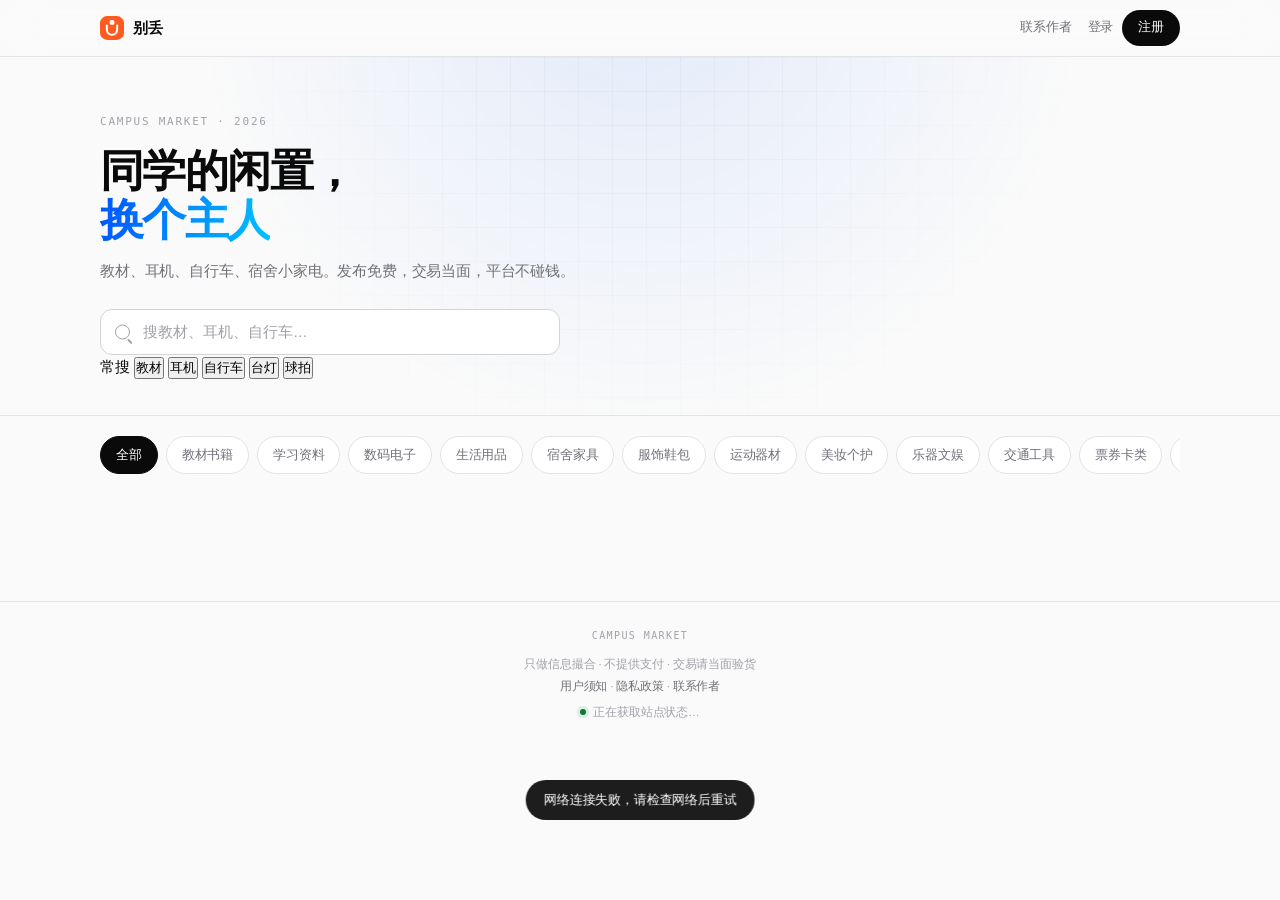
<file: index.html>
<!DOCTYPE html>
<html lang="zh-CN">
<head>
<meta charset="UTF-8">
<meta name="viewport" content="width=device-width,initial-scale=1,viewport-fit=cover">
<meta name="theme-color" content="#fafafa">
<title>别丢 · 同学的闲置流转</title>
<link rel="stylesheet" href="assets/app.css?v=20261023h">
</head>
<body>

<div class="loadbar" id="loadbar"></div>

<nav class="nav">
  <div class="nav-in">
    <a class="brand" href="index.html">
      <svg class="mark" viewBox="0 0 56 56" aria-hidden="true"><rect width="56" height="56" rx="17" fill="#FF5A1F"/><path d="M16 22v10a12 12 0 0 0 24 0V22" fill="none" stroke="#fff" stroke-width="4.6" stroke-linecap="round"/><rect x="22.4" y="9.2" width="11.2" height="11.2" rx="3.6" fill="#fff"/></svg>别丢
    </a>
    <div class="nav-links" id="navActions">
      <a href="login.html">登录</a>
      <a class="primary" href="register.html">注册</a>
    </div>
  </div>
</nav>

<header class="hero">
  <div class="hero-in">
    <div class="kicker">CAMPUS MARKET · 2026</div>
    <h1>同学的闲置，<br><em>换个主人</em></h1>
    <p>教材、耳机、自行车、宿舍小家电。发布免费，交易当面，平台不碰钱。</p>
    <div class="search">
      <span class="ico"></span>
      <input id="q" type="search" placeholder="搜教材、耳机、自行车…" autocomplete="off">
      <div class="history-panel" id="historyPanel" aria-hidden="true">
        <div class="hp-head">
          <span class="hp-title">最近搜索</span>
          <button class="hp-icon-btn" id="clearHistory" aria-label="清空搜索历史" title="清空">
            <svg viewBox="0 0 20 20" width="15" height="15" aria-hidden="true">
              <path d="M4 6h12M8 6V4.6c0-.6.5-1 1-1h2c.5 0 1 .4 1 1V6M6.3 6l.6 9.2c0 .6.5 1 1 1h4.2c.5 0 1-.4 1-1L13.7 6"
                    fill="none" stroke="currentColor" stroke-width="1.4" stroke-linecap="round" stroke-linejoin="round"/>
            </svg>
          </button>
        </div>
        <ul class="hp-list" id="historyList"></ul>
      </div>
    </div>
    <div class="hot-row" id="hotRow">
      <span class="hot-label">常搜</span>
      <button class="hot" data-q="教材">教材</button>
      <button class="hot" data-q="耳机">耳机</button>
      <button class="hot" data-q="自行车">自行车</button>
      <button class="hot" data-q="台灯">台灯</button>
      <button class="hot" data-q="球拍">球拍</button>
    </div>
  </div>
</header>

<main class="wrap">
  <div class="chips" id="chips"></div>

  <div class="grid" id="grid"></div>

  <div id="sentinel" style="height:1px"></div>
  <div id="empty" class="empty" style="display:none">
    <div class="big">NO ITEMS YET</div>
    <p id="emptyText">这里还没有东西<br>把你的闲置挂上来吧</p>
  </div>
</main>

<footer class="foot">
  <div class="in">
    <div class="mono">CAMPUS MARKET</div>
    <p>只做信息撮合 · 不提供支付 · 交易请当面验货<br>
    <a href="notice.html">用户须知</a> · <a href="privacy.html">隐私政策</a> · <a href="contact.html">联系作者</a></p>
    <div class="site-status" id="siteStatus"><span class="led"></span><span id="statusText">正在获取站点状态…</span></div>
  </div>
</footer>

<div class="modal" id="annModal">
  <div class="box">
    <h2 id="annTitle"></h2>
    <div class="meta" id="annTime"></div>
    <div class="content" id="annBody"></div>
    <div class="actions"><button class="btn block" onclick="closeAnn()">我知道了</button></div>
  </div>
</div>

<script src="assets/api.js?v=20261023h"></script>
<script src="assets/auth.js?v=20261023h"></script>
<script>
const CATS = ['教材书籍','学习资料','数码电子','生活用品','宿舍家具','服饰鞋包','运动器材','美妆个护','乐器文娱','交通工具','票券卡类','其他'];
let page = 1, hasMore = true, loading = false;
let curCat = qs('cat') || '', curQ = qs('q') || '';

/* ---- 分类 chips ---- */
function paintChips() {
  const box = document.getElementById('chips');
  const items = [''].concat(CATS);
  box.innerHTML = items.map(c => {
    const label = c || '全部';
    const on = c === curCat ? ' on' : '';
    return `<a class="chip${on}" href="#" data-cat="${esc(c)}">${esc(label)}</a>`;
  }).join('');
  box.querySelectorAll('.chip').forEach(el => {
    el.onclick = e => {
      e.preventDefault();
      curCat = el.dataset.cat;
      paintChips();
      reload();
    };
  });
}

/* ---- 卡片 ---- */
function cardHTML(it) {
  const img = it.thumb
    ? `<img src="${esc(it.thumb)}" loading="lazy" alt="" onerror="this.style.display='none';this.parentNode.classList.add('ph-fail')">`
    : `<div class="none">NO IMAGE</div>`;
  const sold = it.status === 'sold' ? '<span class="badge sold">已出</span>' : '';
  return `<a class="card" href="item.html?id=${it.id}">
    <div class="shot">${img}</div>
    <div class="body">
      <div class="title">${esc(it.title)}</div>
      <div class="price">${priceText(it.price)}${sold}</div>
      <div class="meta">
        <span class="cat">${esc(it.category)}</span>
        <span>${timeAgo(it.created_at)}</span>
      </div>
    </div>
  </a>`;
}

/* ---- 加载 ---- */
function setLoading(on) {
  loading = on;
  const bar = document.getElementById('loadbar');
  if (on) { bar.classList.remove('done'); bar.style.width = '40%'; }
  else { bar.style.width = '100%'; setTimeout(() => { bar.classList.add('done'); bar.style.width = '0'; }, 300); }
}

async function load(reset = false) {
  if (loading) return;
  if (reset) { page = 1; hasMore = true; document.getElementById('grid').innerHTML = ''; }
  if (!hasMore) return;
  setLoading(true);

  try {
    const qs2 = new URLSearchParams({ page, ...(curCat ? { cat: curCat } : {}), ...(curQ ? { q: curQ } : {}) });
    const r = await api('/items?' + qs2.toString(), { auth: false });

    const grid = document.getElementById('grid');
    if (reset) grid.innerHTML = '';
    grid.insertAdjacentHTML('beforeend', r.items.map(cardHTML).join(''));

    page += 1;
    hasMore = r.has_more;

    const empty = document.getElementById('empty');
    empty.style.display = (grid.children.length === 0) ? 'block' : 'none';
    if (curQ) {
      document.getElementById('emptyText').innerHTML = `没有找到「${esc(curQ)}」<br>换个词试试`;
    } else if (curCat) {
      document.getElementById('emptyText').innerHTML = `「${esc(curCat)}」下还没有东西<br>来发第一个`;
    }
  } catch (e) {
    toast(e.message);
  } finally {
    setLoading(false);
  }
}

function reload() {
  if (curQ) addHistory(curQ);
  const url = new URL(location.href);
  curCat ? url.searchParams.set('cat', curCat) : url.searchParams.delete('cat');
  curQ ? url.searchParams.set('q', curQ) : url.searchParams.delete('q');
  history.replaceState(null, '', url);
  load(true);
}

/* ---- 触底加载 ---- */
function watchScroll() {
  const sentinel = document.getElementById('sentinel');
  new IntersectionObserver(es => {
    if (es[0].isIntersecting && hasMore && !loading) load();
  }, { rootMargin: '300px' }).observe(sentinel);
}


/* ============ 搜索历史 ============ */
const HKEY = 'search_history_v1';
const HMAX = 10;

function getHistory() {
  try {
    const v = JSON.parse(localStorage.getItem(HKEY) || '[]');
    return Array.isArray(v) ? v : [];
  } catch (e) { return []; }
}
function setHistory(arr) {
  try { localStorage.setItem(HKEY, JSON.stringify(arr.slice(0, HMAX))); } catch (e) {}
}
function addHistory(q) {
  q = (q || '').trim();
  if (!q) return;
  const h = getHistory().filter(x => x !== q);
  h.unshift(q);
  setHistory(h);
}
function delHistory(q) {
  setHistory(getHistory().filter(x => x !== q));
  paintHistory();
}

const CLOCK_ICON = '<svg class="hp-clock" viewBox="0 0 16 16" width="14" height="14" aria-hidden="true">'
  + '<circle cx="8" cy="8" r="6.2" fill="none" stroke="currentColor" stroke-width="1.3"/>'
  + '<path d="M8 4.8V8l2.2 1.4" fill="none" stroke="currentColor" stroke-width="1.3" stroke-linecap="round"/></svg>';

function paintHistory() {
  const list = document.getElementById('historyList');
  if (!list) return;
  const h = getHistory();
  if (!h.length) {
    list.innerHTML = '<li class="hp-empty">还没有搜索记录</li>';
    return;
  }
  list.innerHTML = h.map(q =>
    '<li class="hp-item" data-q="' + esc(q) + '">' + CLOCK_ICON +
    '<span class="hp-text">' + esc(q) + '</span>' +
    '<span class="hp-del">长按删除</span></li>'
  ).join('');

  list.querySelectorAll('.hp-item').forEach(function (el) {
    const q = el.dataset.q;
    let timer = null;
    let longPressed = false;

    function start() {
      longPressed = false;
      el.classList.add('pressing');
      timer = setTimeout(function () {
        longPressed = true;
        el.classList.remove('pressing');
        delHistory(q);
        toast('已删除「' + q + '」');
      }, 550);
    }
    function cancel() {
      clearTimeout(timer);
      el.classList.remove('pressing');
    }

    el.addEventListener('touchstart', start, { passive: true });
    el.addEventListener('touchend', cancel);
    el.addEventListener('touchmove', cancel);
    el.addEventListener('mousedown', start);
    el.addEventListener('mouseup', cancel);
    el.addEventListener('mouseleave', cancel);

    el.addEventListener('click', function (e) {
      if (longPressed) { e.preventDefault(); return; }
      const input = document.getElementById('q');
      input.value = q;
      curQ = q;
      hideHistory();
      reload();
    });
  });
}

function showHistory() {
  paintHistory();
  const p = document.getElementById('historyPanel');
  if (!p) return;
  p.classList.add('show');
  p.setAttribute('aria-hidden', 'false');
  const hot = document.getElementById('hotRow');
  if (hot) hot.classList.add('hidden');
}
function hideHistory() {
  const p = document.getElementById('historyPanel');
  if (!p) return;
  p.classList.remove('show');
  p.setAttribute('aria-hidden', 'true');
  const hot = document.getElementById('hotRow');
  if (hot) hot.classList.remove('hidden');
}

/* 清空全部 */
document.getElementById('clearHistory').addEventListener('click', function (e) {
  e.stopPropagation();
  const h = getHistory();
  if (!h.length) { toast('还没有搜索记录'); return; }
  setHistory([]);
  paintHistory();
  toast('已清空搜索历史');
});

/* 聚焦展开 / 点击外部收起 */
document.getElementById('q').addEventListener('focus', showHistory);
document.addEventListener('click', function (e) {
  const panel = document.getElementById('historyPanel');
  const search = document.querySelector('.search');
  if (!panel || !search) return;
  if (!search.contains(e.target)) hideHistory();
});

/* ---- 热门搜索 ---- */
document.querySelectorAll('.hot').forEach(function (btn) {
  btn.addEventListener('click', function () {
    const q = this.dataset.q;
    curQ = q;
    const input = document.getElementById('q');
    if (input) input.value = q;
    hideHistory();
    reload();
  });
});

/* ---- 搜索 ---- */
function bindSearch() {
  const input = document.getElementById('q');
  input.value = curQ;
  let t;
  input.addEventListener('input', () => {
    clearTimeout(t);
    t = setTimeout(() => {
      curQ = input.value.trim();
      reload();
    }, 420);
  });
}

/* ---- 启动 ---- */
async function loadAnnounce() {
  try {
    const r = await api('/announcement', { auth: false });
    const a = r.announcement;
    if (!a) return;
    if (localStorage.getItem('ann_seen') === String(a.id)) return;
    document.getElementById('annTitle').textContent = a.title;
    document.getElementById('annBody').textContent = a.body;
    document.getElementById('annTime').textContent = '发布于 ' + a.created_at;
    const m = document.getElementById('annModal');
    m.dataset.id = a.id;
    m.classList.add('show');
  } catch (e) {}
}
function closeAnn() {
  const m = document.getElementById('annModal');
  m.classList.remove('show');
  try { localStorage.setItem('ann_seen', m.dataset.id || ''); } catch (e) {}
}
async function loadStatus() {
  try {
    const r = await api('/stats', { auth: false });
    const st = r.stats;
    const el = document.getElementById('siteStatus');
    el.className = 'site-status' + (st.level === 'busy' ? ' busy' : st.level === 'heavy' ? ' heavy' : '');
    document.getElementById('statusText').textContent = '当前 ' + st.online + ' 人在逛 · ' + st.text;
  } catch (e) {}
}

(async function () {
  paintChips();
  bindSearch();
  await paintNav();
  await load(true);
  watchScroll();
  Auth.verify().then(() => paintNav());
})();

/* 公告与状态独立启动：即使前面的初始化出错也不影响 */
setTimeout(function () {
  try { loadAnnounce(); } catch (e) {}
  try { loadStatus(); } catch (e) {}
  setInterval(function () { try { loadStatus(); } catch (e) {} }, 60000);
}, 120);
</script>
</body>
</html>
</file>
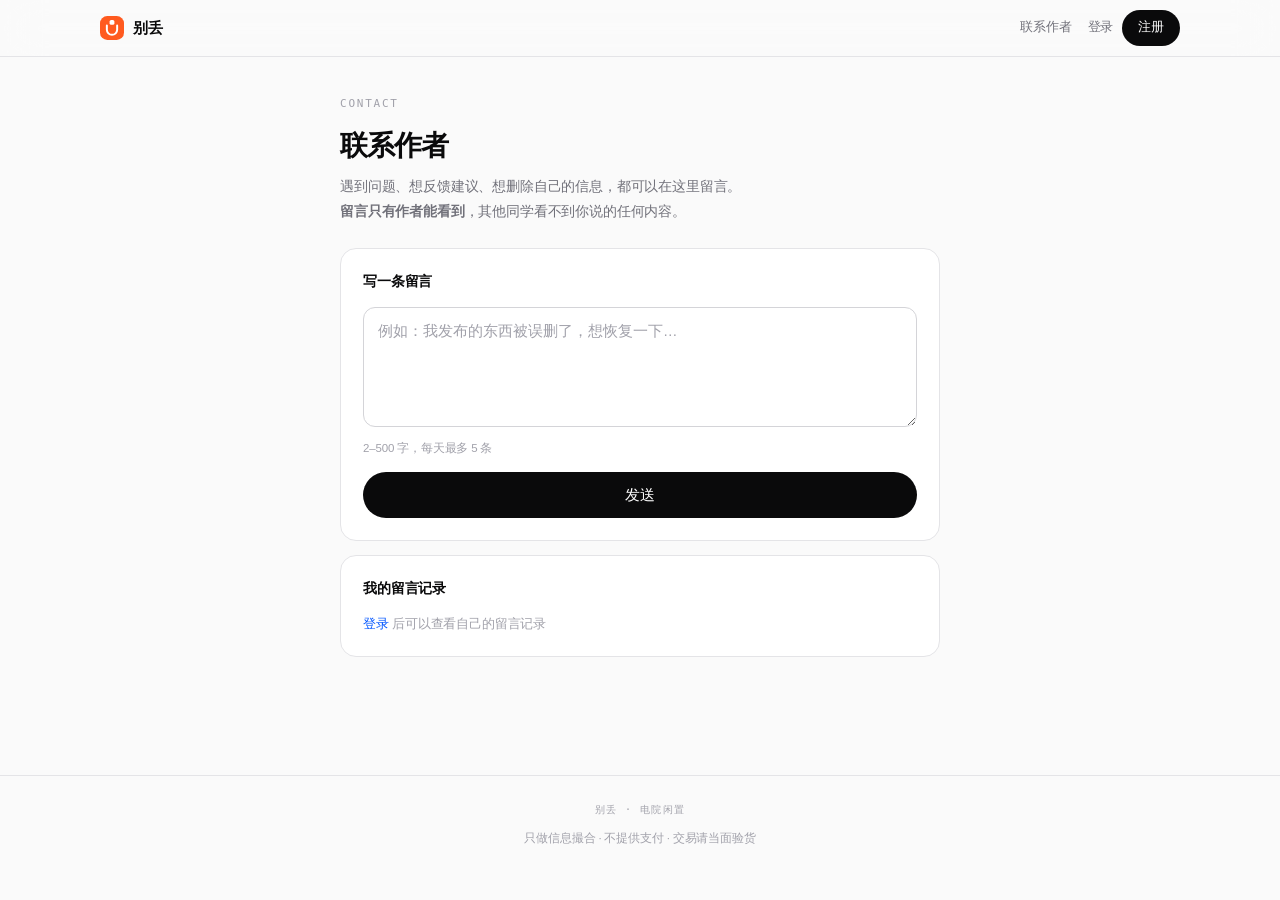
<file: contact.html>
<!DOCTYPE html>
<html lang="zh-CN">
<head>
<meta charset="UTF-8">
<meta name="viewport" content="width=device-width,initial-scale=1,viewport-fit=cover">
<meta name="theme-color" content="#fafafa">
<title>联系作者 · 别丢</title>
<link rel="stylesheet" href="assets/app.css?v=20261023g">
</head>
<body>

<nav class="nav">
  <div class="nav-in">
    <a class="brand" href="index.html">
      <svg class="mark" viewBox="0 0 56 56" aria-hidden="true"><rect width="56" height="56" rx="17" fill="#FF5A1F"/><path d="M16 22v10a12 12 0 0 0 24 0V22" fill="none" stroke="#fff" stroke-width="4.6" stroke-linecap="round"/><rect x="22.4" y="9.2" width="11.2" height="11.2" rx="3.6" fill="#fff"/></svg>别丢
    </a>
    <div class="nav-links" id="navActions"></div>
  </div>
</nav>

<main class="wrap" style="max-width:640px;padding-top:38px">
  <div class="kicker" style="margin-bottom:12px">CONTACT</div>
  <h1 style="font-size:28px;letter-spacing:-.03em;margin-bottom:8px">联系作者</h1>
  <p style="font-size:13.5px;color:var(--ink-2);line-height:1.8;margin-bottom:24px">
    遇到问题、想反馈建议、想删除自己的信息，都可以在这里留言。<br>
    <strong>留言只有作者能看到</strong>，其他同学看不到你说的任何内容。
  </p>

  <div id="alert"></div>

  <div class="panel">
    <h2>写一条留言</h2>
    <form id="fbForm">
      <div class="field">
        <textarea id="fbBody" maxlength="500" placeholder="例如：我发布的东西被误删了，想恢复一下…" style="min-height:120px"></textarea>
        <div class="hint">2–500 字，每天最多 5 条</div>
      </div>
      <button class="btn block" id="fbBtn" type="submit">发送</button>
    </form>
  </div>

  <div class="panel">
    <h2>我的留言记录</h2>
    <div id="myList"><p style="font-size:13px;color:var(--ink-3)">加载中…</p></div>
  </div>
</main>

<footer class="foot">
  <div class="in">
    <div class="mono">别丢 · 电院闲置</div>
    <p>只做信息撮合 · 不提供支付 · 交易请当面验货</p>
  </div>
</footer>

<script src="assets/api.js?v=20261023g"></script>
<script src="assets/auth.js?v=20261023g"></script>
<script>
function renderList(rows) {
  const box = document.getElementById('myList');
  if (!rows.length) {
    box.innerHTML = '<p style="font-size:13px;color:var(--ink-3)">还没有留言过。有问题随时写给我们。</p>';
    return;
  }
  box.innerHTML = rows.map(r => `
    <div class="msg">
      <div class="txt">${esc(r.body)}</div>
      <div class="when">${esc(r.created_at)}</div>
      ${r.reply ? `<div style="margin-top:10px;background:var(--surface-2);border-radius:10px;padding:11px 13px">
        <div style="font-size:11.5px;color:var(--ink-3);margin-bottom:4px">作者回复</div>
        <div style="font-size:13.5px;line-height:1.7">${esc(r.reply)}</div></div>` : ''}
    </div>`).join('');
}

async function loadMy() {
  if (!Auth.logged) {
    document.getElementById('myList').innerHTML =
      '<p style="font-size:13px;color:var(--ink-3)"><a href="login.html?next=contact.html" style="color:var(--accent)">登录</a> 后可以查看自己的留言记录</p>';
    return;
  }
  try {
    const r = await api('/my/feedback');
    renderList(r.feedback);
  } catch (e) {
    document.getElementById('myList').innerHTML = `<p style="font-size:13px;color:var(--ink-3)">${esc(e.message)}</p>`;
  }
}

document.getElementById('fbForm').onsubmit = async (e) => {
  e.preventDefault();
  if (!Auth.requireLogin('contact.html')) return;
  const body = document.getElementById('fbBody').value.trim();
  const box = document.getElementById('alert');
  box.innerHTML = '';
  if (body.length < 2) { box.innerHTML = '<div class="alert err">至少写两个字</div>'; return; }

  const btn = document.getElementById('fbBtn');
  btn.disabled = true;
  btn.textContent = '发送中…';
  try {
    await api('/feedback', { method: 'POST', body: { body } });
    document.getElementById('fbBody').value = '';
    box.innerHTML = '<div class="alert ok">已收到，作者会尽快查看</div>';
    loadMy();
  } catch (err) {
    box.innerHTML = `<div class="alert err">${esc(err.message)}</div>`;
  } finally {
    btn.disabled = false;
    btn.textContent = '发送';
  }
};

(async function () {
  await paintNav();
  await loadMy();
})();
</script>
</body>
</html>
</file>
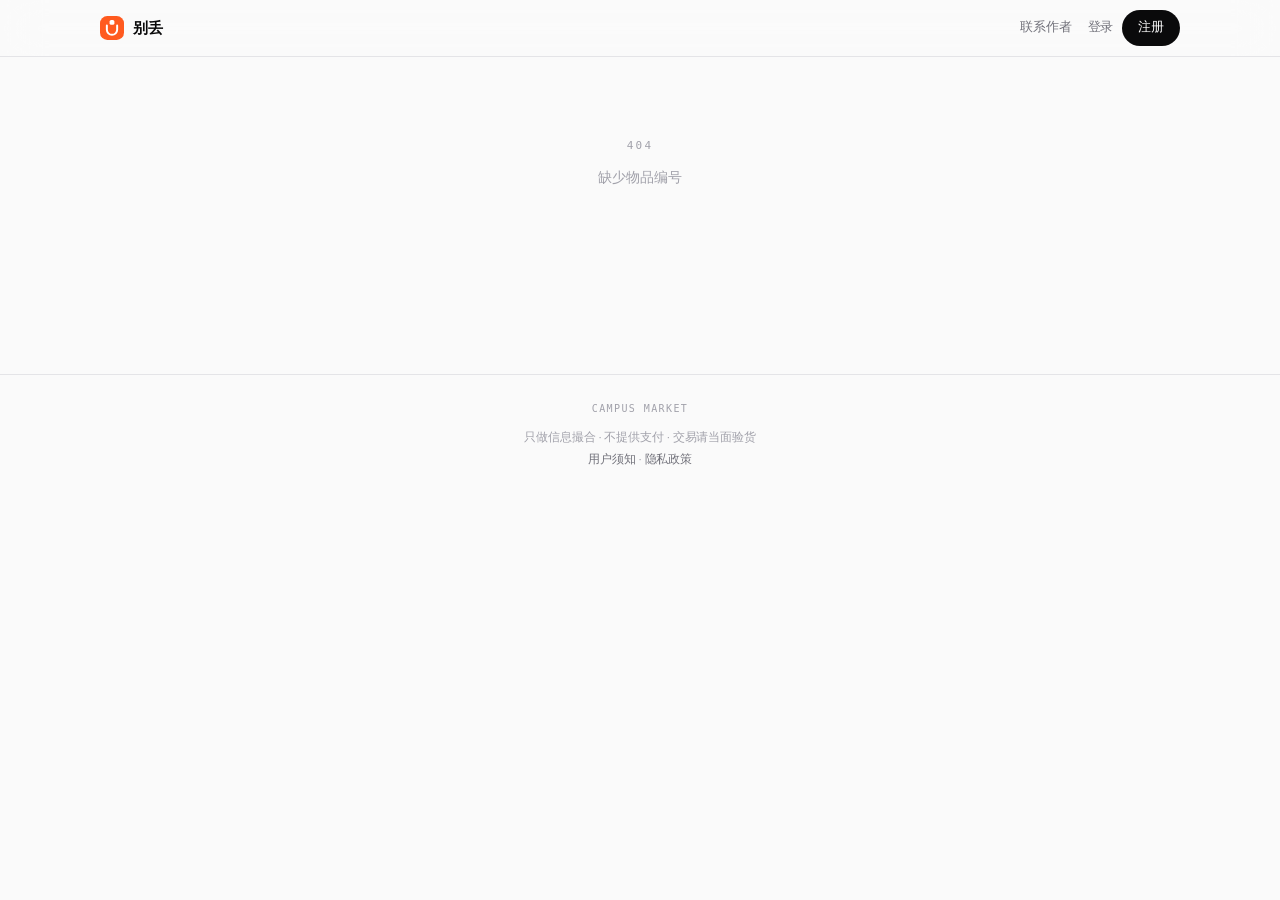
<file: item.html>
<!DOCTYPE html>
<html lang="zh-CN">
<head>
<meta charset="UTF-8">
<meta name="viewport" content="width=device-width,initial-scale=1,viewport-fit=cover">
<meta name="theme-color" content="#fafafa">
<title>物品详情 · 别丢</title>
<link rel="stylesheet" href="assets/app.css?v=20261023g">
</head>
<body>

<div class="loadbar" id="loadbar"></div>

<nav class="nav">
  <div class="nav-in">
    <a class="brand" href="index.html"><svg class="mark" viewBox="0 0 56 56" aria-hidden="true"><rect width="56" height="56" rx="17" fill="#FF5A1F"/><path d="M16 22v10a12 12 0 0 0 24 0V22" fill="none" stroke="#fff" stroke-width="4.6" stroke-linecap="round"/><rect x="22.4" y="9.2" width="11.2" height="11.2" rx="3.6" fill="#fff"/></svg>别丢</a>
    <div class="nav-links" id="navActions"></div>
  </div>
</nav>

<main class="wrap" id="main">
  <div class="detail" id="detail">
    <div class="gallery skel" style="aspect-ratio:1/1"></div>
    <div>
      <div class="skel" style="height:26px;border-radius:8px;margin-bottom:12px"></div>
      <div class="skel" style="height:16px;width:60%;border-radius:8px"></div>
    </div>
  </div>
</main>

<footer class="foot">
  <div class="in">
    <div class="mono">CAMPUS MARKET</div>
    <p>只做信息撮合 · 不提供支付 · 交易请当面验货<br><a href="notice.html">用户须知</a> · <a href="privacy.html">隐私政策</a></p>
  </div>
</footer>

<script src="assets/api.js?v=20261023g"></script>
<script src="assets/auth.js?v=20261023g"></script>
<script>
const id = qs('id');
let item = null;

function galleryHTML(images) {
  if (!images || !images.length) {
    return `<div class="ph">NO IMAGE</div>`;
  }
  return images.map((src, i) =>
    `<img src="${esc(src)}" alt="" ${i > 0 ? 'loading="lazy"' : ''} onerror="this.style.display='none'">`).join('');
}

function render(d) {
  const it = d.item;
  item = it;
  const statusMap = { on: ['on', '在售'], sold: ['sold', '已出'], removed: ['off', '已下架'] };
  const [cls, label] = statusMap[it.status] || ['', it.status];

  const contactBlock = it.show_contact && it.contact
    ? `<div class="panel">
         <h2>联系方式</h2>
         <div style="font-size:15px;word-break:break-all;font-family:var(--mono)">${esc(it.contact)}</div>
         <p class="field hint">建议先确认物品情况，约在校内公共场所当面交易，验货后再付款。</p>
       </div>`
    : `<div class="panel"><h2>联系方式</h2>
         <p style="font-size:13px;color:var(--ink-2)">卖家没有公开联系方式，可以在下方留言联系。</p></div>`;

  const ownerBar = it.is_owner ? `
    <div class="panel">
      <h2>管理这件物品</h2>
      <div style="display:flex;gap:8px;flex-wrap:wrap">
        ${it.status !== 'sold' ? `<button class="btn ghost sm" onclick="setStatus('sold')">标记已出</button>` : ''}
        ${it.status !== 'removed' ? `<button class="btn danger sm" onclick="setStatus('removed')">下架</button>` : ''}
        ${it.status === 'removed' ? `<button class="btn ghost sm" onclick="setStatus('on')">重新上架</button>` : ''}
        <button class="btn danger sm" onclick="delItem()">删除</button>
      </div>
    </div>` : '';

  const msgs = d.messages.map(m => `
    <div class="msg">
      <div class="who">${esc(m.who)}</div>
      <div class="txt">${esc(m.body)}</div>
      <div class="when">${esc(m.created_at)}</div>
    </div>`).join('') || `<p style="font-size:13px;color:var(--ink-3)">还没有留言，来问第一个问题吧。</p>`;

  const loginBox = Auth.logged
    ? `<form id="msgForm" style="margin-top:16px">
         <textarea id="msgBody" maxlength="300" placeholder="问一下成色、能不能便宜、什么时候方便看货…"></textarea>
         <div style="margin-top:10px"><button class="btn" type="submit">留言</button></div>
       </form>`
    : `<p style="font-size:13px;color:var(--ink-3);margin-top:14px">
         <a href="login.html?next=${encodeURIComponent(location.pathname + location.search)}" style="color:var(--accent)">登录</a> 后可以留言
       </p>`;

  document.getElementById('detail').outerHTML = `
  <div class="detail" id="detail">
    <div class="gallery">${galleryHTML(it.images)}</div>
    <div>
      <div class="kicker" style="margin-bottom:10px">${esc(it.category)}</div>
      <h1>${esc(it.title)}</h1>
      <div style="display:flex;gap:8px;align-items:center;margin-top:10px">
        <span class="badge ${cls}">${label}</span>
        <span style="font-size:12px;color:var(--ink-3)">${esc(it.seller)} · ${timeAgo(it.created_at)}</span>
      </div>
      <div class="price-xl">${priceText(it.price)}<small>${it.price ? '卖家标价' : ''}</small></div>
      <div class="panel" style="margin-top:18px">
        <h2>物品描述</h2>
        <div class="desc">${esc(it.body) || '卖家没有写描述。'}</div>
      </div>
      ${contactBlock}
      ${ownerBar}
      <div class="panel">
        <h2>留言 · ${d.messages.length}</h2>
        ${msgs}
        ${loginBox}
      </div>
      <div style="text-align:center;margin:18px 0 10px">
        <a href="#" id="reportBtn" style="font-size:12px;color:var(--ink-3)">举报这件物品</a>
      </div>
    </div>
  </div>`;

  const form = document.getElementById('msgForm');
  if (form) form.onsubmit = submitMessage;

  document.getElementById('reportBtn').onclick = (e) => {
    e.preventDefault();
    if (!Auth.logged) return go('login.html?next=' + encodeURIComponent(location.pathname + location.search));
    const reason = prompt('请简单说明举报原因（例如：虚假信息、违禁物品）');
    if (!reason) return;
    api('/report', { method: 'POST', body: { item_id: item.id, reason } })
      .then(r => toast(r.msg || '已收到举报'))
      .catch(err => toast(err.message));
  };

  document.title = it.title + ' · 别丢';
}

async function submitMessage(e) {
  e.preventDefault();
  const el = document.getElementById('msgBody');
  const body = el.value.trim();
  if (!body) return toast('写点什么再发');
  const btn = e.target.querySelector('button');
  btn.disabled = true;
  try {
    await api('/messages', { method: 'POST', body: { item_id: item.id, body } });
    el.value = '';
    const d = await api('/item/' + item.id, { auth: false });
    render(d);
    toast('留言成功');
  } catch (err) {
    toast(err.message);
  } finally {
    btn.disabled = false;
  }
}

async function delItem() {
  if (!confirm('删除后不可恢复，确定删除这件物品吗？')) return;
  try {
    await api('/item/' + item.id + '/delete', { method: 'POST', body: {} });
    toast('已删除');
    setTimeout(() => location.href = 'me.html', 600);
  } catch (e) { toast(e.message); }
}

async function setStatus(to) {
  try {
    await api('/item/' + item.id + '/status', { method: 'POST', body: { to } });
    const d = await api('/item/' + item.id, { auth: false });
    render(d);
    toast(to === 'sold' ? '已标记为已出' : to === 'removed' ? '已下架' : '已重新上架');
  } catch (e) {
    toast(e.message);
  }
}

(async function () {
  await paintNav();
  if (!id) { document.getElementById('main').innerHTML = '<div class="empty"><div class="big">404</div><p>缺少物品编号</p></div>'; return; }
  const bar = document.getElementById('loadbar');
  bar.style.width = '50%';
  try {
    const d = await api('/item/' + id, { auth: false });
    render(d);
    bar.style.width = '100%'; setTimeout(() => bar.classList.add('done'), 250);
  } catch (e) {
    document.getElementById('main').innerHTML = `<div class="empty"><div class="big">NOT FOUND</div><p>${esc(e.message)}</p><p style="margin-top:16px"><a href="index.html" style="color:var(--accent)">返回首页</a></p></div>`;
  }
  Auth.verify().then(() => paintNav());
})();
</script>
</body>
</html>
</file>
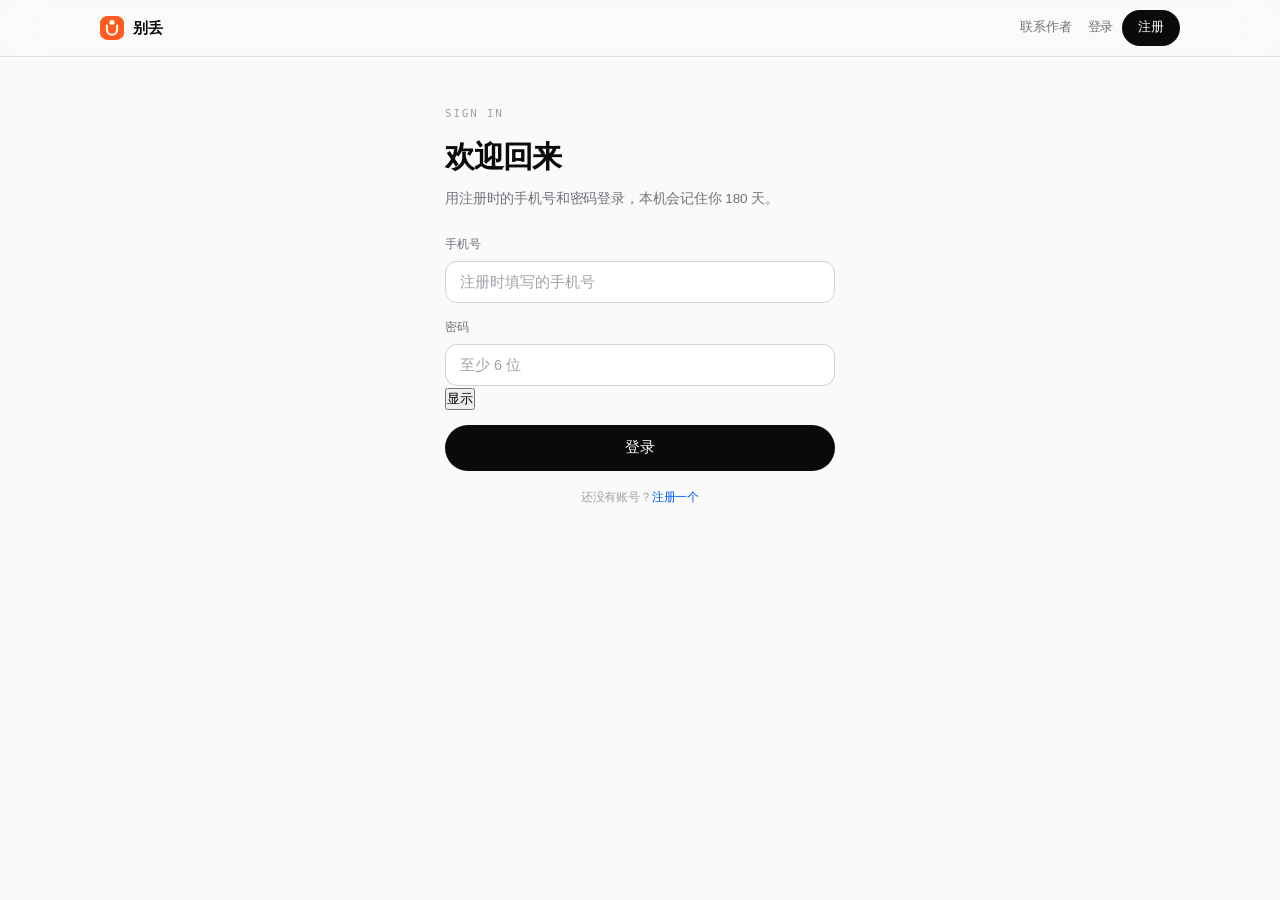
<file: login.html>
<!DOCTYPE html>
<html lang="zh-CN">
<head>
<meta charset="UTF-8">
<meta name="viewport" content="width=device-width,initial-scale=1,viewport-fit=cover">
<meta name="theme-color" content="#fafafa">
<title>登录 · 别丢</title>
<link rel="stylesheet" href="assets/app.css?v=20261023g">
</head>
<body>

<nav class="nav">
  <div class="nav-in">
    <a class="brand" href="index.html"><svg class="mark" viewBox="0 0 56 56" aria-hidden="true"><rect width="56" height="56" rx="17" fill="#FF5A1F"/><path d="M16 22v10a12 12 0 0 0 24 0V22" fill="none" stroke="#fff" stroke-width="4.6" stroke-linecap="round"/><rect x="22.4" y="9.2" width="11.2" height="11.2" rx="3.6" fill="#fff"/></svg>别丢</a>
    <div class="nav-links" id="navActions"></div>
  </div>
</nav>

<main class="wrap" style="max-width:430px;padding-top:48px">
  <div class="kicker" style="margin-bottom:12px">SIGN IN</div>
  <h1 style="font-size:30px;letter-spacing:-.03em;margin-bottom:8px">欢迎回来</h1>
  <p style="font-size:13.5px;color:var(--ink-2);margin-bottom:26px">用注册时的手机号和密码登录，本机会记住你 180 天。</p>

  <div id="alert"></div>

  <form id="form">
    <div class="field">
      <label>手机号</label>
      <input id="sid" type="text" inputmode="numeric" maxlength="11" autocomplete="username" placeholder="注册时填写的手机号" required>
    </div>
    <div class="field">
      <label>密码</label>
      <div class="input-with-btn">
        <input id="pwd" type="password" autocomplete="current-password" placeholder="至少 6 位" required>
        <button type="button" class="mini-btn" id="togglePwd">显示</button>
      </div>
    </div>
    <button class="btn block" id="btn" type="submit">登录</button>
  </form>

  <p class="form-foot">还没有账号？<a href="register.html">注册一个</a></p>
</main>

<script src="assets/api.js?v=20261023g"></script>
<script src="assets/auth.js?v=20261023g"></script>
<script>
const next = qs('next') || 'index.html';

document.getElementById('form').onsubmit = async (e) => {
  e.preventDefault();
  const btn = document.getElementById('btn');
  const sid = document.getElementById('sid').value.trim();
  const pwd = document.getElementById('pwd').value;
  const box = document.getElementById('alert');
  box.innerHTML = '';

  btn.disabled = true;
  btn.textContent = '登录中…';

  try {
    const r = await api('/login', { method: 'POST', body: { sid, pwd }, auth: false });
    Auth.save(r.token, r.user);
    try { localStorage.setItem('last_phone', sid); } catch (e) {}
    location.href = next;
  } catch (err) {
    box.innerHTML = `<div class="alert err">${esc(err.message)}</div>`;
    btn.disabled = false;
    btn.textContent = '登录';
  }
};


/* ---- 密码可见切换 ---- */
(function () {
  const btn = document.getElementById('togglePwd');
  const inp = document.getElementById('pwd');
  if (!btn || !inp) return;
  btn.addEventListener('click', function () {
    const show = inp.type === 'password';
    inp.type = show ? 'text' : 'password';
    this.textContent = show ? '隐藏' : '显示';
  });
})();

(async function () {
  await paintNav();
  // 懒人化：回填上次登录用的手机号
  try {
    const last = localStorage.getItem('last_phone');
    if (last) document.getElementById('sid').value = last;
  } catch (e) {}
  if (Auth.logged) {
    const u = await Auth.verify();
    if (u) { location.href = next; return; }
  }
})();
</script>
</body>
</html>
</file>
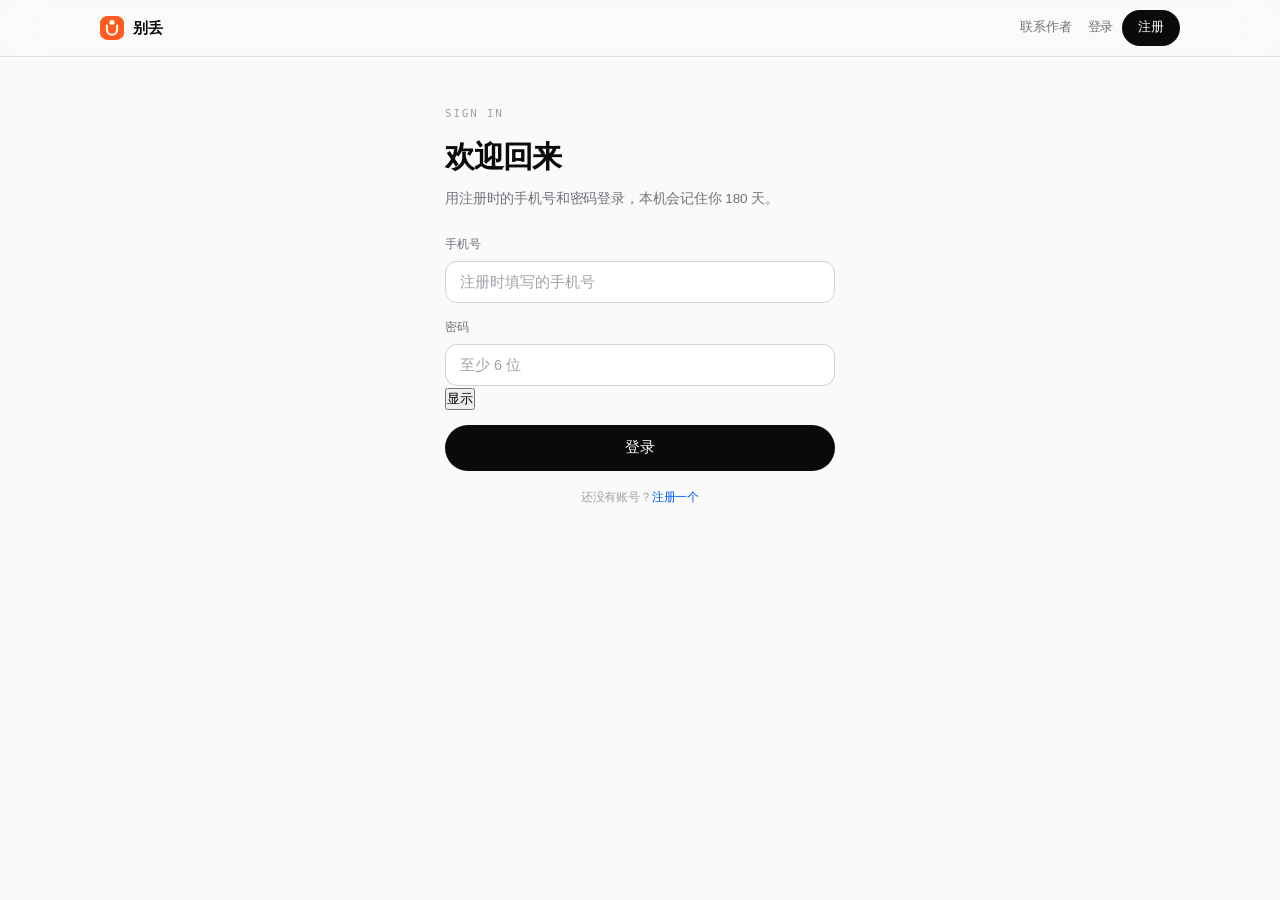
<file: me.html>
<!DOCTYPE html>
<html lang="zh-CN">
<head>
<meta charset="UTF-8">
<meta name="viewport" content="width=device-width,initial-scale=1,viewport-fit=cover">
<meta name="theme-color" content="#fafafa">
<title>我的 · 别丢</title>
<link rel="stylesheet" href="assets/app.css?v=20261023g">
</head>
<body>

<nav class="nav">
  <div class="nav-in">
    <a class="brand" href="index.html"><svg class="mark" viewBox="0 0 56 56" aria-hidden="true"><rect width="56" height="56" rx="17" fill="#FF5A1F"/><path d="M16 22v10a12 12 0 0 0 24 0V22" fill="none" stroke="#fff" stroke-width="4.6" stroke-linecap="round"/><rect x="22.4" y="9.2" width="11.2" height="11.2" rx="3.6" fill="#fff"/></svg>别丢</a>
    <div class="nav-links" id="navActions"></div>
  </div>
</nav>

<main class="wrap" style="max-width:760px;padding-top:34px">
  <div class="kicker" style="margin-bottom:12px">MY ACCOUNT</div>
  <h1 style="font-size:28px;letter-spacing:-.03em;margin-bottom:6px" id="nickname">我的</h1>
  <p style="font-size:13px;color:var(--ink-2);margin-bottom:20px" id="subtitle">加载中…</p>

  <div class="stats" id="stats"></div>

  <div style="display:flex;gap:10px;margin:20px 0 22px;flex-wrap:wrap">
    <a class="btn" href="https://119.91.29.16:8444/admin" target="_blank" id="adminBtn"
       style="display:none;background:#0055ff">管理后台</a>
    <a class="btn" href="publish.html">发布新闲置</a>
    <a class="btn ghost" href="index.html">去逛逛</a>
    <button class="btn ghost" id="logoutBtn">退出登录</button>
  </div>

  <div style="display:flex;align-items:center;justify-content:space-between;margin-bottom:12px">
    <h2 style="font-size:14px;font-weight:600">我的发布</h2>
    <span class="kicker" style="margin:0">下拉开关控制是否在售</span>
  </div>
  <div id="list"></div>
</main>

<footer class="foot">
  <div class="in">
    <div class="mono">CAMPUS MARKET</div>
    <p>只做信息撮合 · 不提供支付 · 交易请当面验货</p>
  </div>
</footer>

<script src="assets/api.js?v=20261023g"></script>
<script src="assets/auth.js?v=20261023g"></script>
<script>
const STATUS = { on: ['on', '在售'], sold: ['sold', '已出'], removed: ['off', '已下架'] };

function row(it, i) {
  const [cls, label] = STATUS[it.status] || ['', it.status];
  const img = it.thumb
    ? `<img src="${esc(it.thumb)}" alt="" loading="lazy" onload="this.classList.add('loaded')">`
    : `<div style="width:68px;height:68px;border-radius:8px;background:var(--surface-2);flex-shrink:0"></div>`;
  const live = it.status === 'on';

  return `<div class="row anim" style="animation-delay:${Math.min(i * 40, 320)}ms" id="item-${it.id}">
    ${img}
    <div class="info">
      <a class="t" href="item.html?id=${it.id}">${esc(it.title)}</a>
      <div class="p">${priceText(it.price)}</div>
      <div class="m"><span class="badge ${cls}" id="badge-${it.id}">${label}</span><span>${timeAgo(it.created_at)}</span></div>
    </div>
    <div style="display:flex;flex-direction:column;align-items:flex-end;gap:10px;justify-content:center">
      <label class="switch" title="在售 / 下架">
        <input type="checkbox" ${live ? 'checked' : ''} onchange="toggleLive(${it.id}, this)">
        <span class="slider"></span>
      </label>
      <button class="btn ghost sm" onclick="delItem(${it.id})">删除</button>
    </div>
  </div>`;
}

function stats(items) {
  const on = items.filter(x => x.status === 'on').length;
  const sold = items.filter(x => x.status === 'sold').length;
  const off = items.filter(x => x.status === 'removed').length;
  document.getElementById('stats').innerHTML = `
    <div class="stat"><div class="n">${items.length}</div><div class="l">全部</div></div>
    <div class="stat"><div class="n">${on}</div><div class="l">在售</div></div>
    <div class="stat"><div class="n">${sold}</div><div class="l">已出</div></div>
    <div class="stat"><div class="n">${off}</div><div class="l">已下架</div></div>`;
}

async function toggleLive(id, el) {
  const to = el.checked ? 'on' : 'removed';
  try {
    await api('/item/' + id + '/status', { method: 'POST', body: { to } });
    const b = document.getElementById('badge-' + id);
    if (b) {
      b.className = 'badge ' + (to === 'on' ? 'on' : 'off');
      b.textContent = to === 'on' ? '在售' : '已下架';
    }
    toast(to === 'on' ? '已上架，同学能看到' : '已下架，前台不再展示');
    load();
  } catch (e) {
    el.checked = !el.checked;
    toast(e.message);
  }
}

async function delItem(id) {
  if (!confirm('删除后不可恢复，确定删除这件物品吗？')) return;
  try {
    await api('/item/' + id + '/delete', { method: 'POST', body: {} });
    const el = document.getElementById('item-' + id);
    if (el) { el.style.opacity = '0'; el.style.transform = 'translateX(-8px)'; }
    setTimeout(() => { load(); }, 220);
    toast('已删除');
  } catch (e) { toast(e.message); }
}

async function load() {
  try {
    const r = await api('/my/items');
    stats(r.items);
    document.getElementById('list').innerHTML = r.items.length
      ? r.items.map(row).join('')
      : `<div class="empty"><div class="big">EMPTY</div><p>还没有发布过东西<br><a href="publish.html" style="color:var(--accent)">发布第一件</a></p></div>`;
  } catch (e) {
    document.getElementById('list').innerHTML = `<div class="alert err">${esc(e.message)}</div>`;
  }
}

(async function () {
  await paintNav();
  const u = await Auth.verify();
  if (!u) { Auth.requireLogin('me.html'); return; }
  document.getElementById('nickname').textContent = u.nickname || ('同学' + u.id);
  document.getElementById('subtitle').textContent =
    `${u.phone_masked || '未绑定手机'} · ${u.role === 'admin' ? '管理员' : '普通用户'}`;
  if (u.role === 'admin') {
    const ab = document.getElementById('adminBtn');
    if (ab) ab.style.display = 'inline-flex';
  }
  document.getElementById('logoutBtn').onclick = () => { Auth.logout(); location.href = 'index.html'; };
  load();
})();
</script>
</body>
</html>
</file>
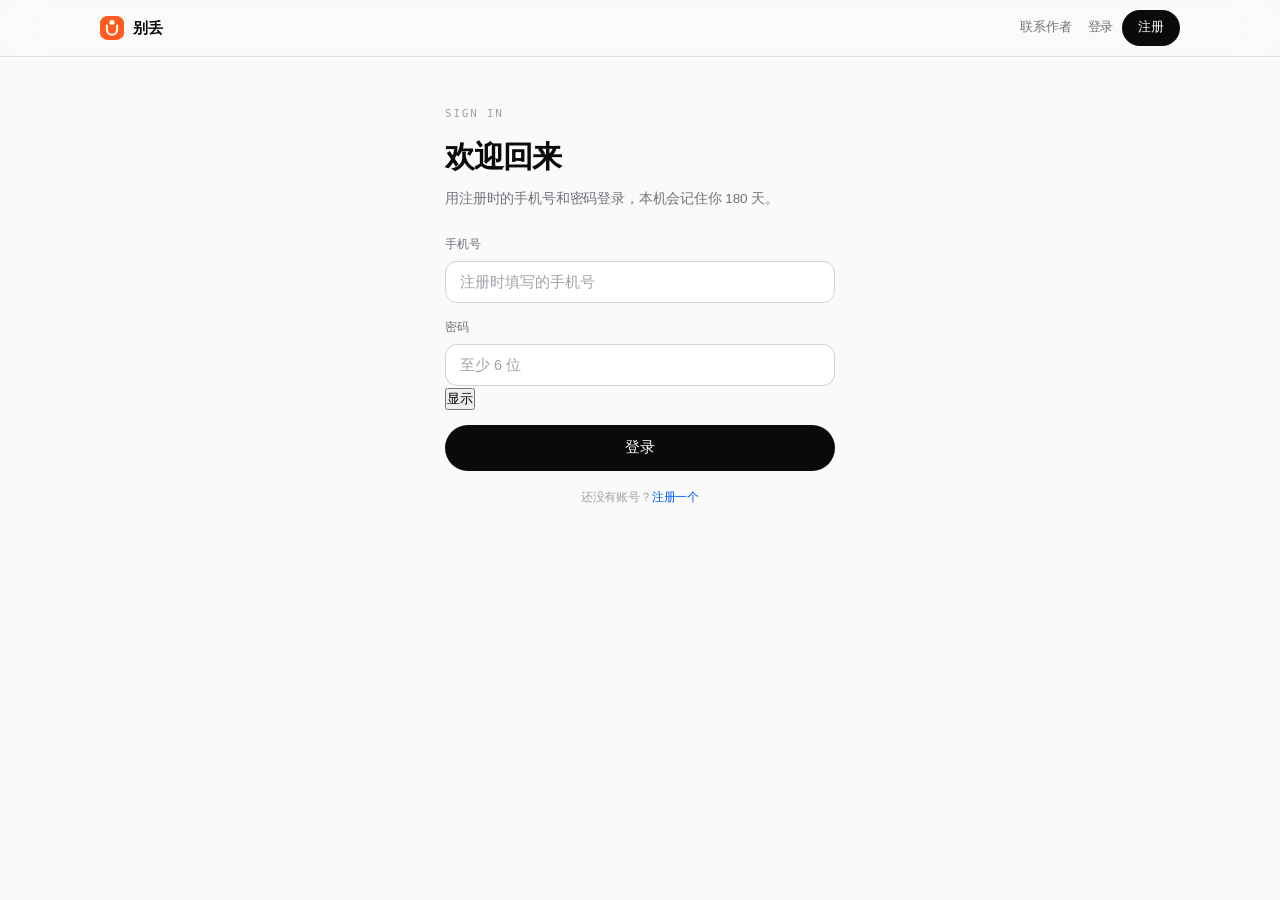
<file: messages.html>
<!DOCTYPE html>
<html lang="zh-CN">
<head>
<meta charset="UTF-8">
<meta name="viewport" content="width=device-width,initial-scale=1,viewport-fit=cover">
<meta name="theme-color" content="#fafafa">
<title>我的消息 · 别丢</title>
<link rel="stylesheet" href="assets/app.css?v=20261023g">
</head>
<body>

<nav class="nav">
  <div class="nav-in">
    <a class="brand" href="index.html">
      <svg class="mark" viewBox="0 0 56 56" aria-hidden="true"><rect width="56" height="56" rx="17" fill="#FF5A1F"/><path d="M16 22v10a12 12 0 0 0 24 0V22" fill="none" stroke="#fff" stroke-width="4.6" stroke-linecap="round"/><rect x="22.4" y="9.2" width="11.2" height="11.2" rx="3.6" fill="#fff"/></svg>别丢
    </a>
    <div class="nav-links" id="navActions"></div>
  </div>
</nav>

<main class="wrap" style="max-width:680px;padding-top:34px">
  <div class="kicker" style="margin-bottom:12px">MESSAGES</div>
  <div style="display:flex;align-items:baseline;justify-content:space-between;gap:12px">
    <h1 style="font-size:28px;letter-spacing:-.03em">我的消息</h1>
    <button class="btn ghost sm" id="readAll" style="display:none">全部已读</button>
  </div>
  <p style="font-size:13px;color:var(--ink-2);margin:8px 0 22px" id="sub">加载中…</p>

  <div id="list"></div>
</main>

<footer class="foot">
  <div class="in">
    <div class="mono">别丢 · 电院闲置</div>
    <p>消息来自同学对你发布的商品留言</p>
  </div>
</footer>

<script src="assets/api.js?v=20261023g"></script>
<script src="assets/auth.js?v=20261023g"></script>
<script>
function row(n) {
  const unread = !n.is_read;
  return `<a class="row" href="item.html?id=${n.item_id}" data-nid="${n.id}"
    style="${unread ? 'border-color:var(--accent);background:var(--accent-soft)' : ''}">
    <div style="width:8px;padding-top:6px;flex-shrink:0">
      ${unread ? '<span style="display:block;width:7px;height:7px;border-radius:50%;background:var(--accent)"></span>' : ''}
    </div>
    <div class="info">
      <div class="t">${esc(n.item_title || '（商品已删除）')}</div>
      <div style="font-size:13px;color:var(--ink-2);margin-top:6px;line-height:1.6">${esc(n.body || '')}</div>
      <div class="m">${esc(n.created_at)}</div>
    </div>
  </a>`;
}

async function load() {
  try {
    const r = await api('/notifications');
    const unread = r.unread || 0;
    document.getElementById('sub').textContent =
      unread ? `有 ${unread} 条未读消息` : '暂无未读消息';

    const btn = document.getElementById('readAll');
    btn.style.display = unread ? 'inline-flex' : 'none';

    document.getElementById('list').innerHTML = r.notifications.length
      ? r.notifications.map(row).join('')
      : `<div class="empty"><div class="big">NO MESSAGES</div><p>还没有消息<br>有人在你发布的商品下留言时，会出现在这里</p></div>`;

    // 点击某条 → 标记已读
    document.querySelectorAll('[data-nid]').forEach(el => {
      el.addEventListener('click', () => {
        api('/notifications/read', { method: 'POST', body: { id: Number(el.dataset.nid) } }).catch(() => {});
      });
    });
  } catch (e) {
    document.getElementById('list').innerHTML = `<div class="alert err">${esc(e.message)}</div>`;
  }
}

(async function () {
  await paintNav();
  const u = await Auth.verify();
  if (!u) { Auth.requireLogin('messages.html'); return; }
  await load();

  document.getElementById('readAll').onclick = async () => {
    try {
      await api('/notifications/read', { method: 'POST', body: {} });
      load();
      toast('已全部标记为已读');
    } catch (e) { toast(e.message); }
  };
})();
</script>
</body>
</html>
</file>
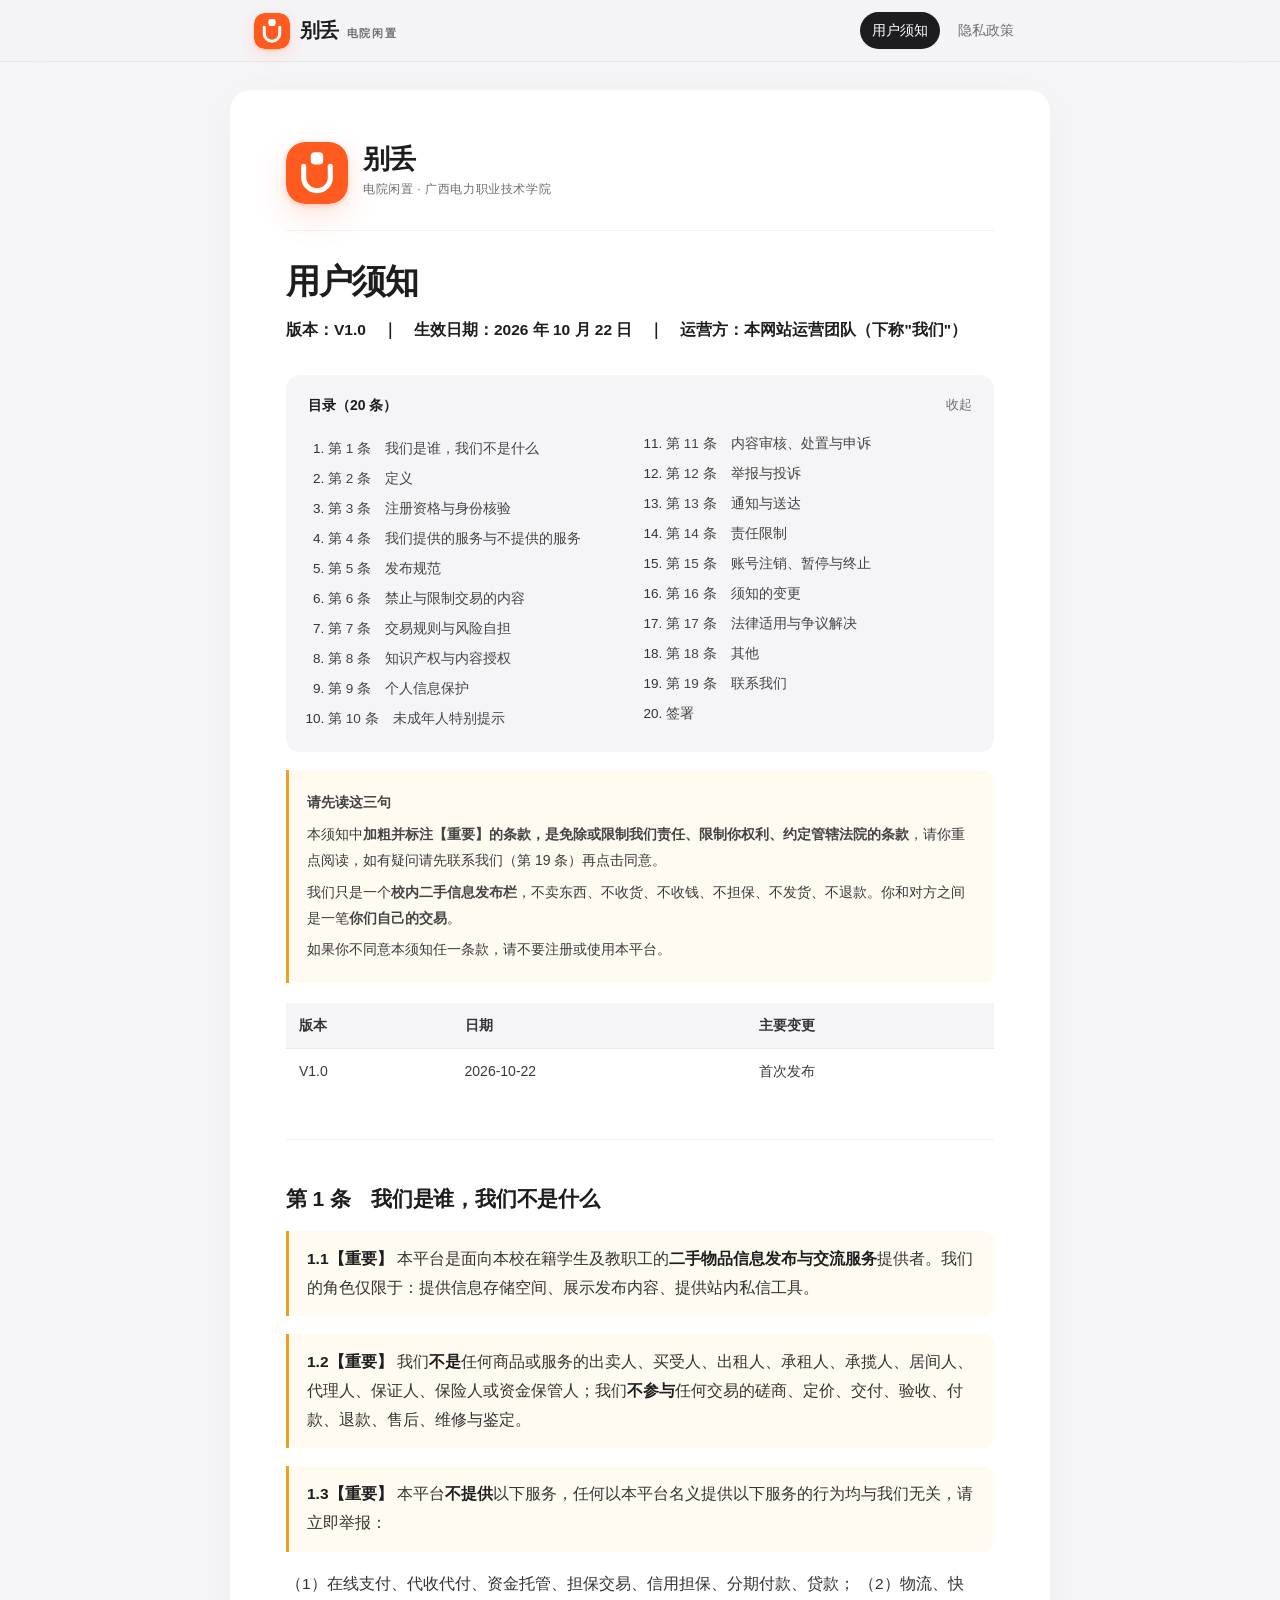
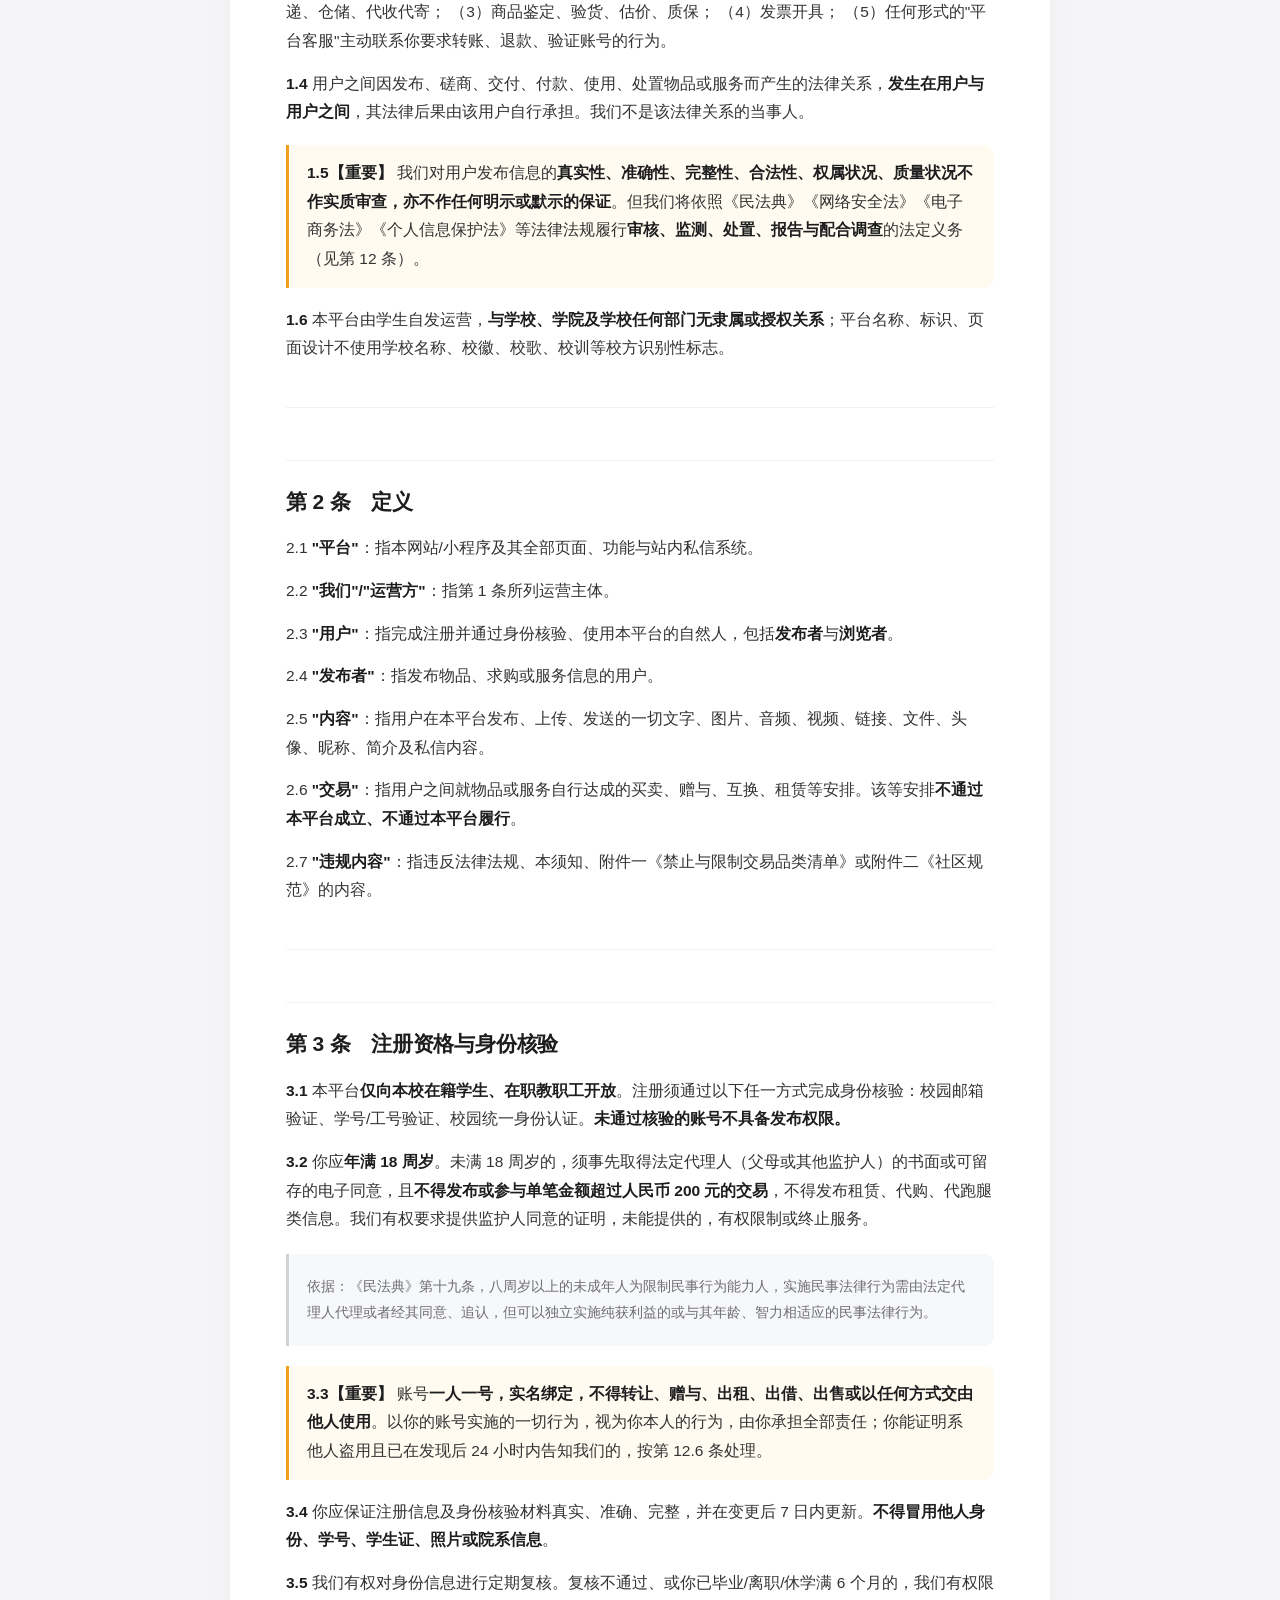
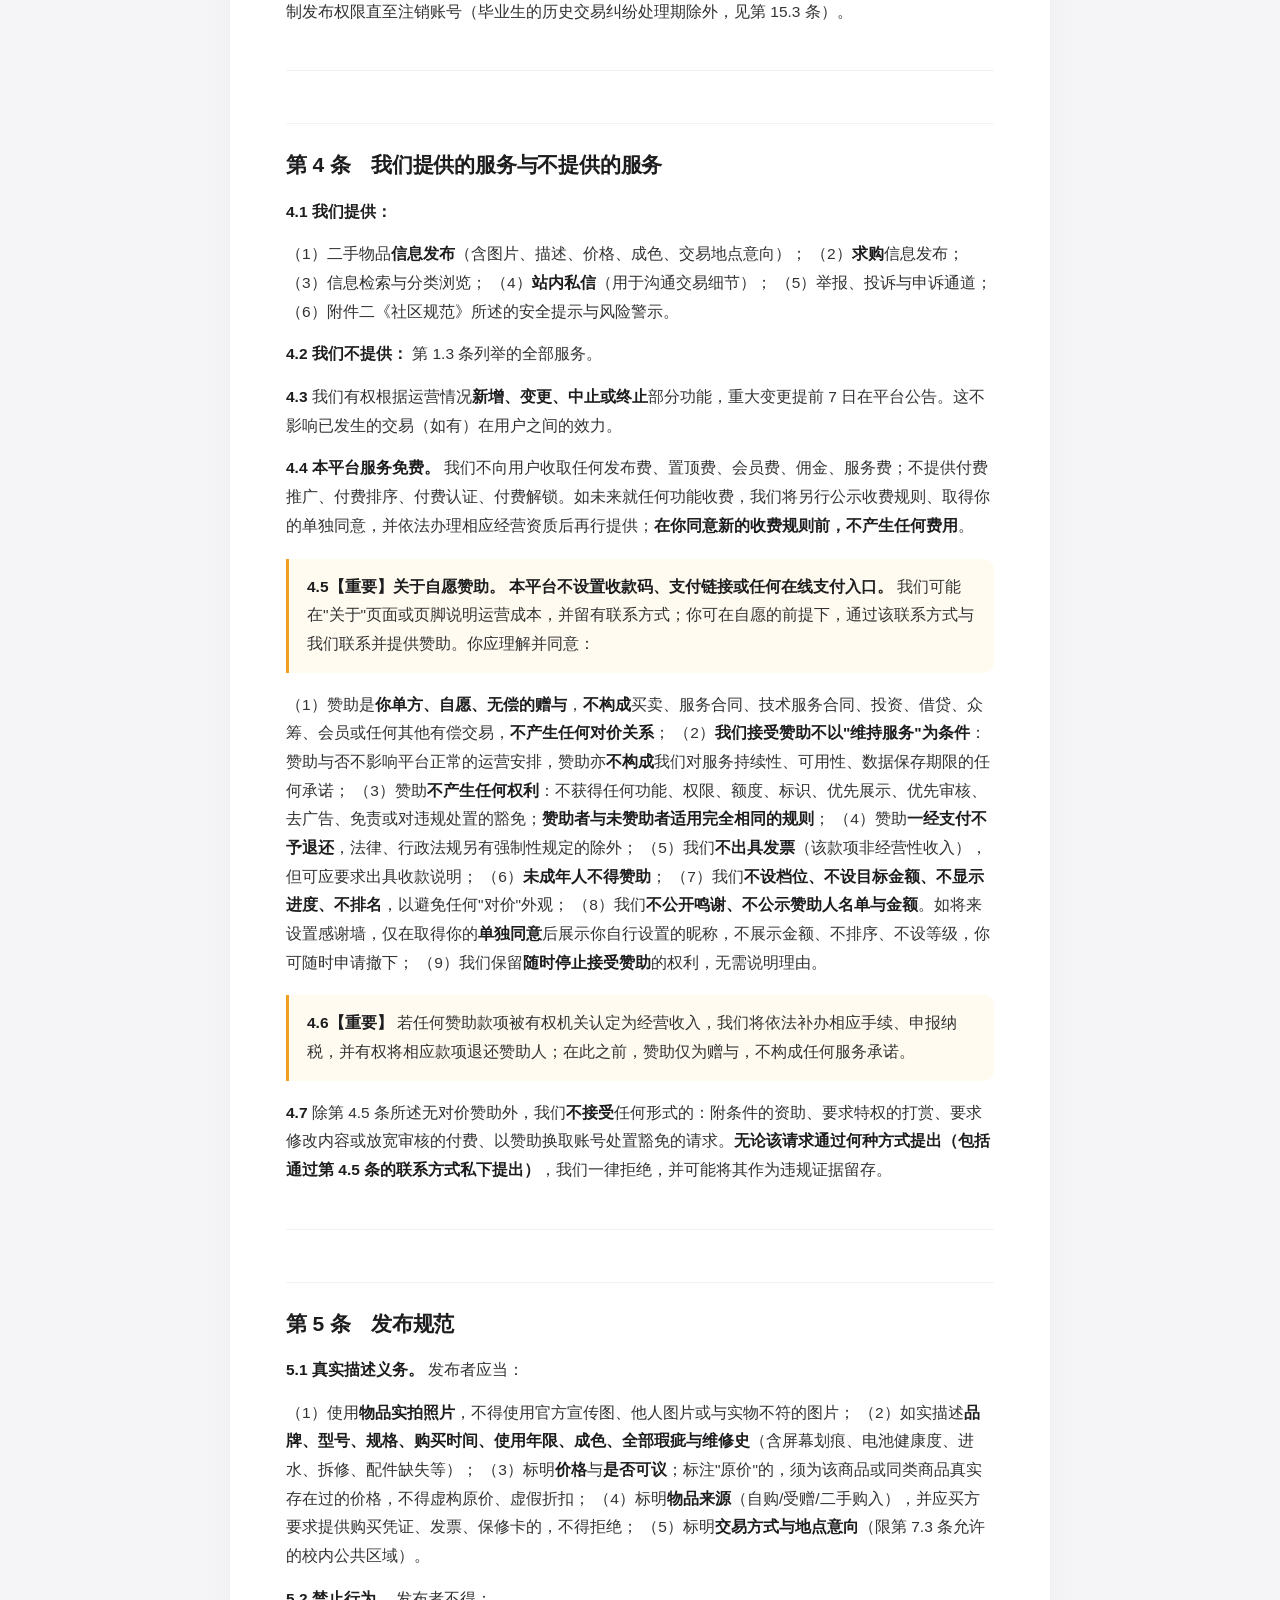
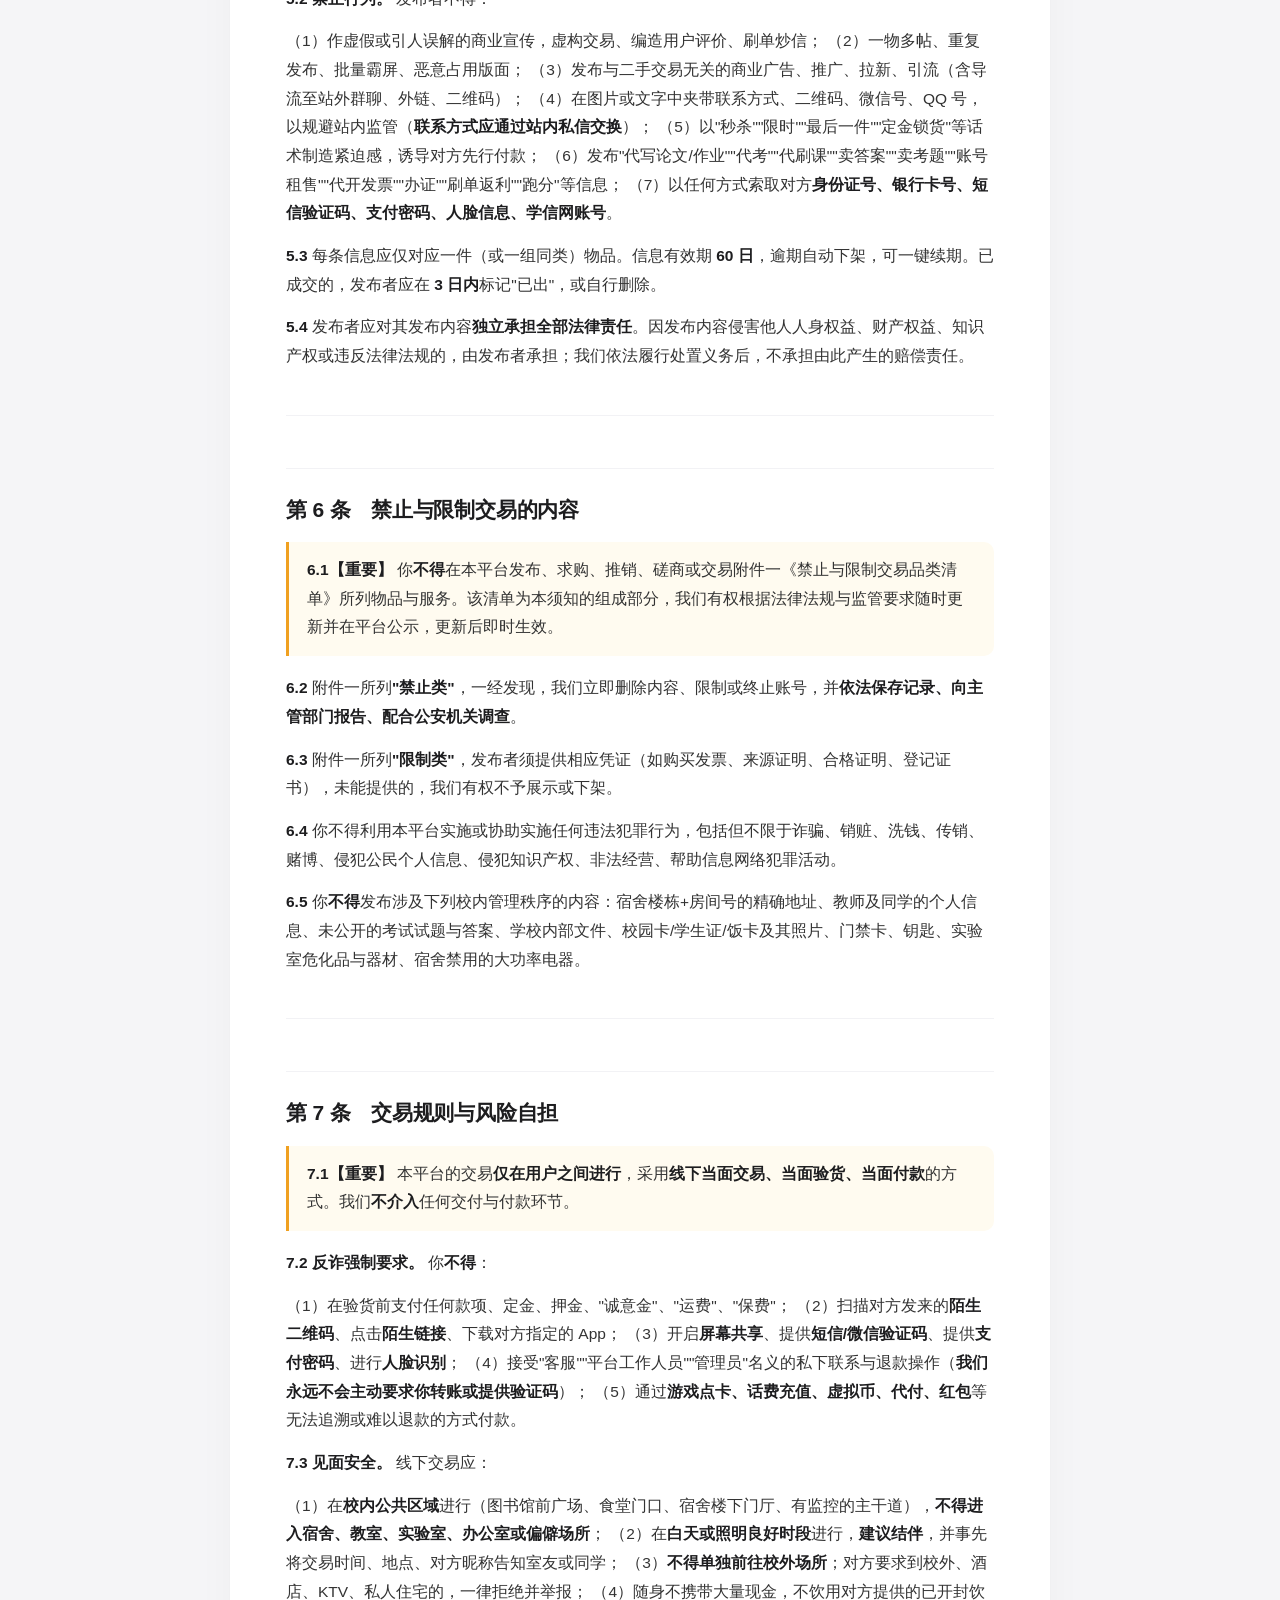
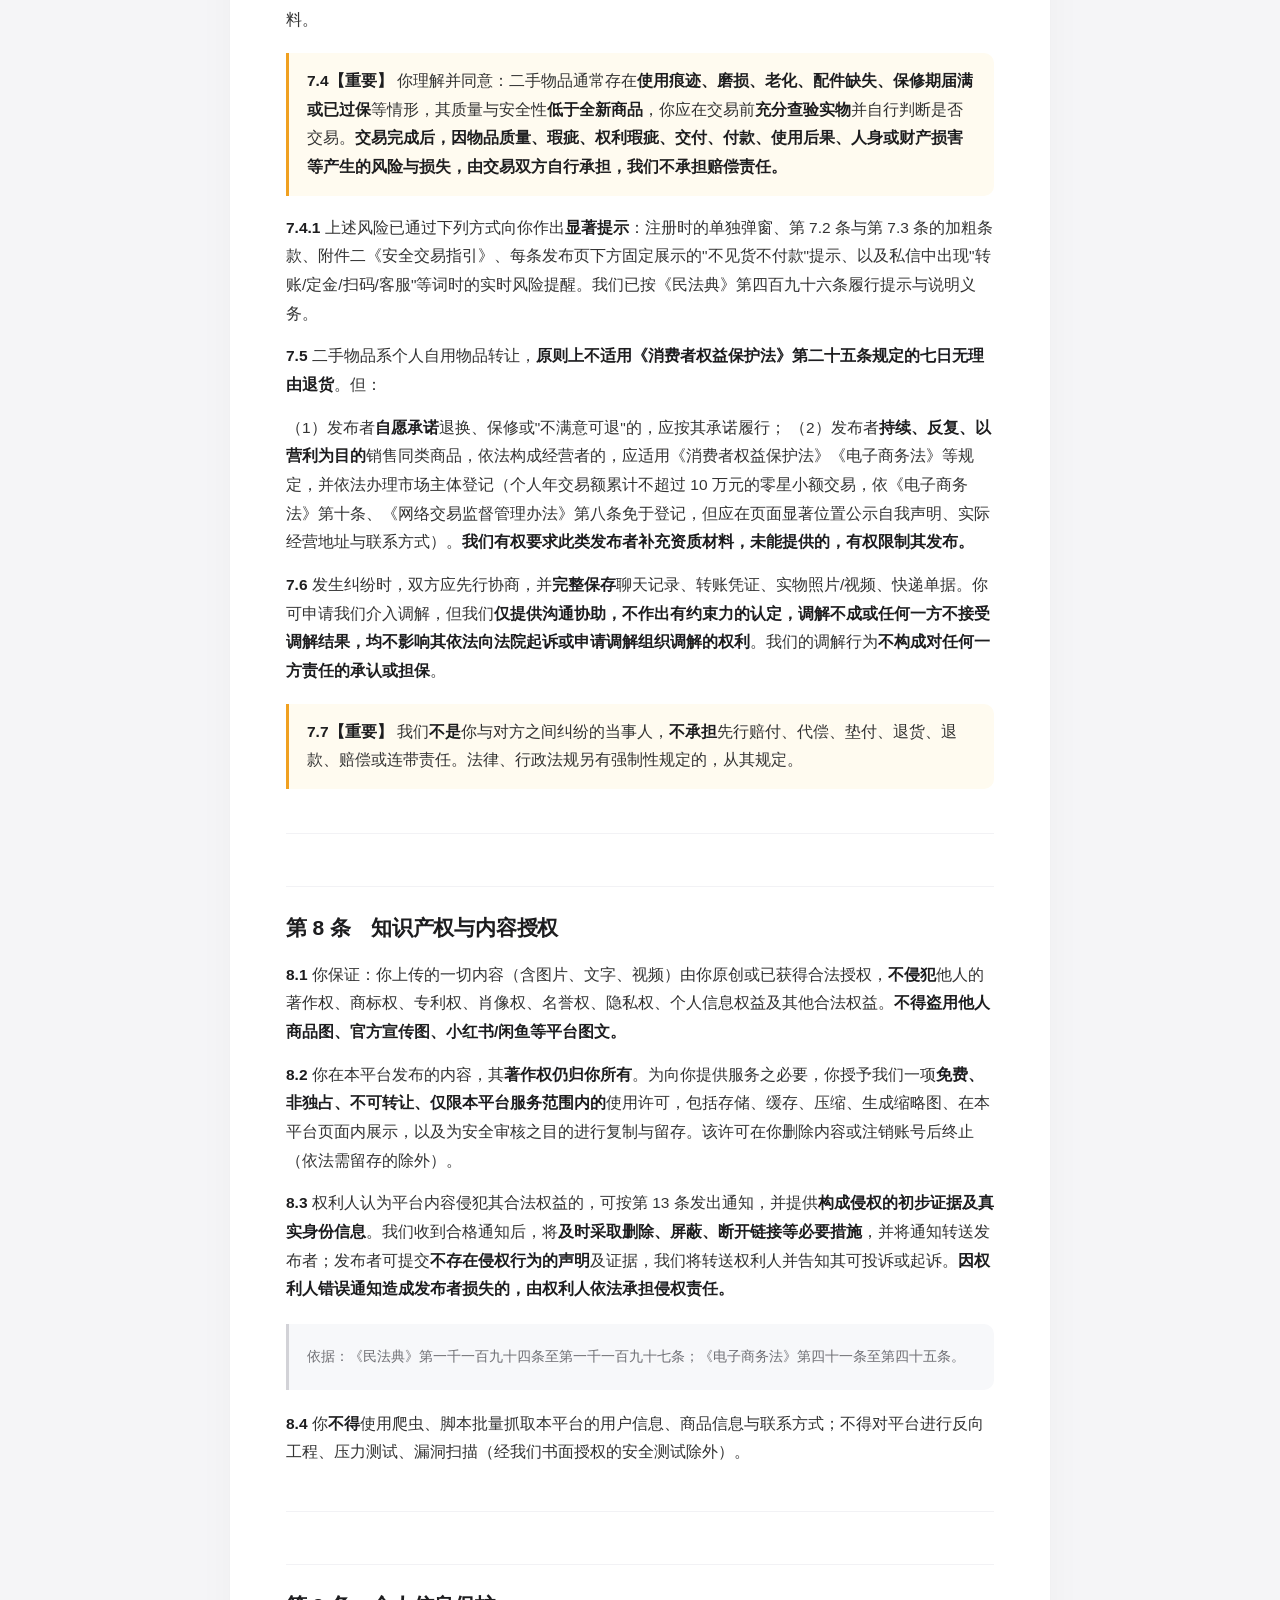
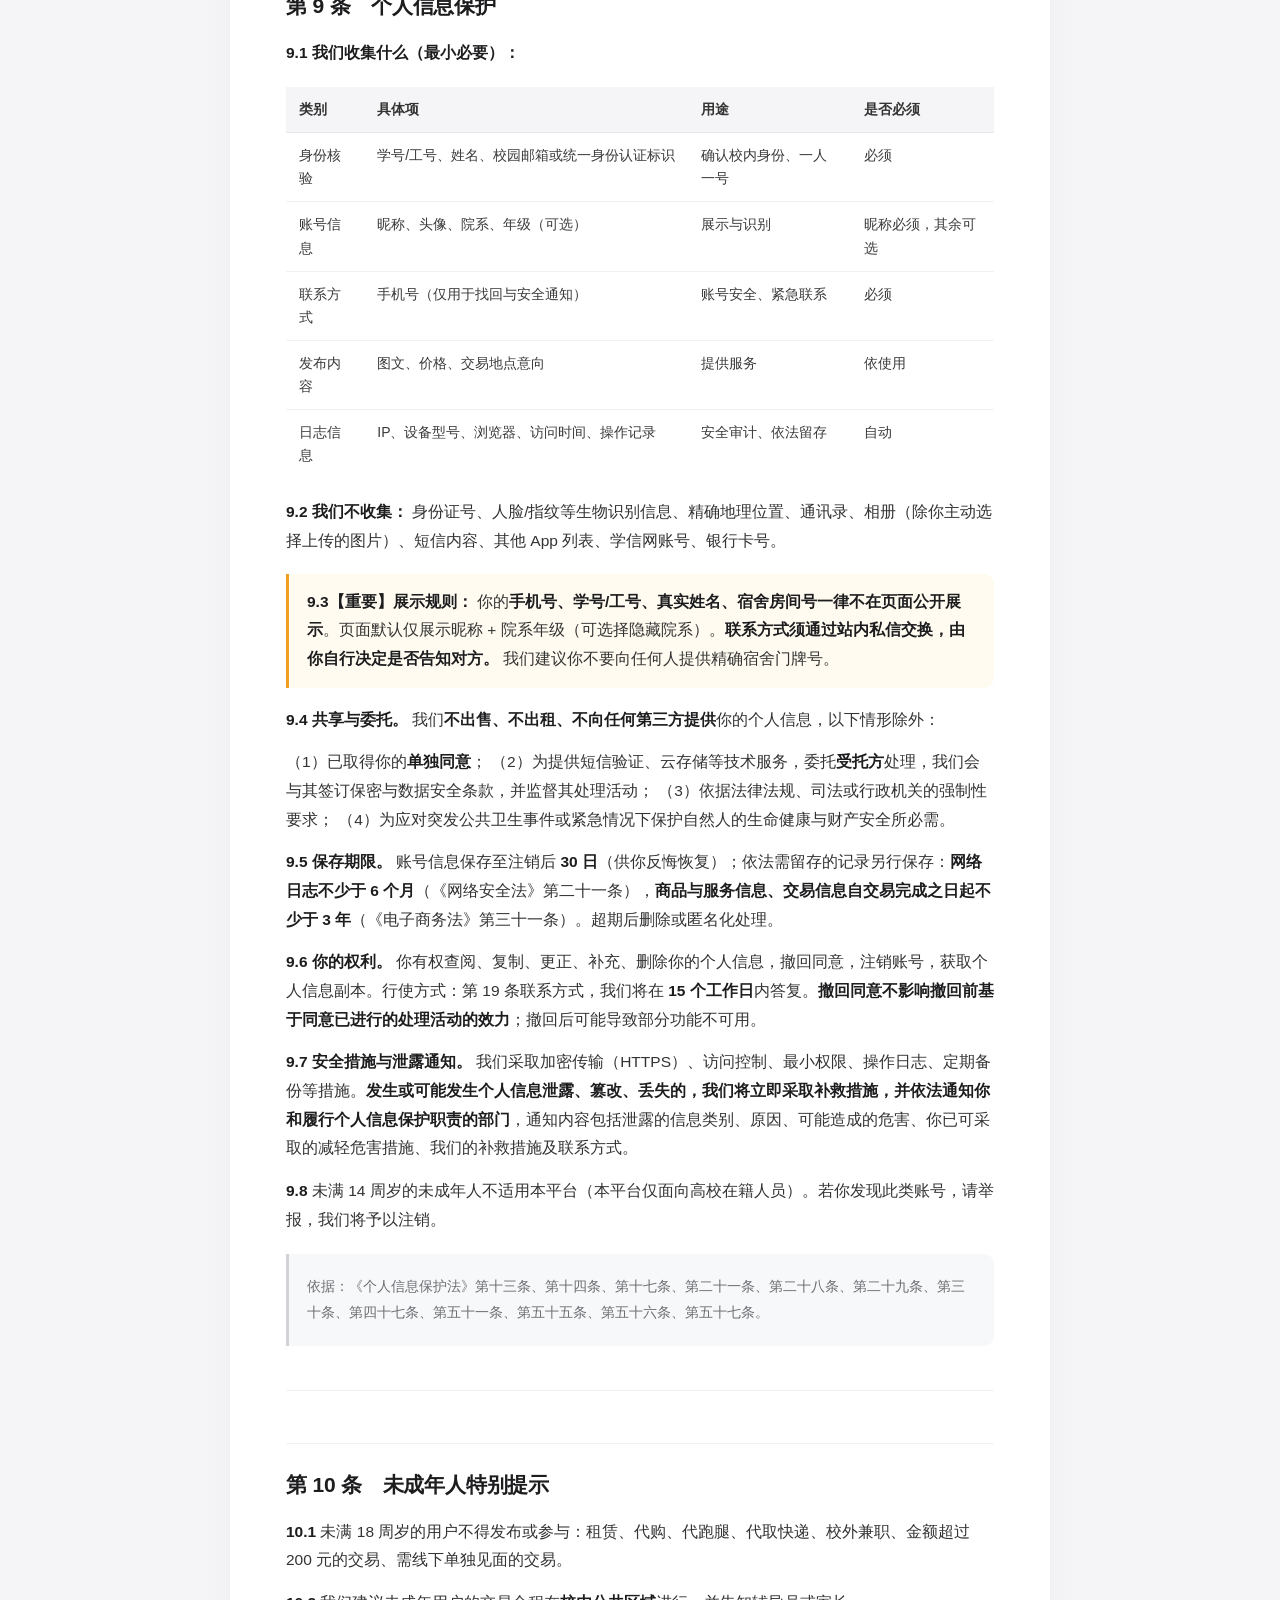
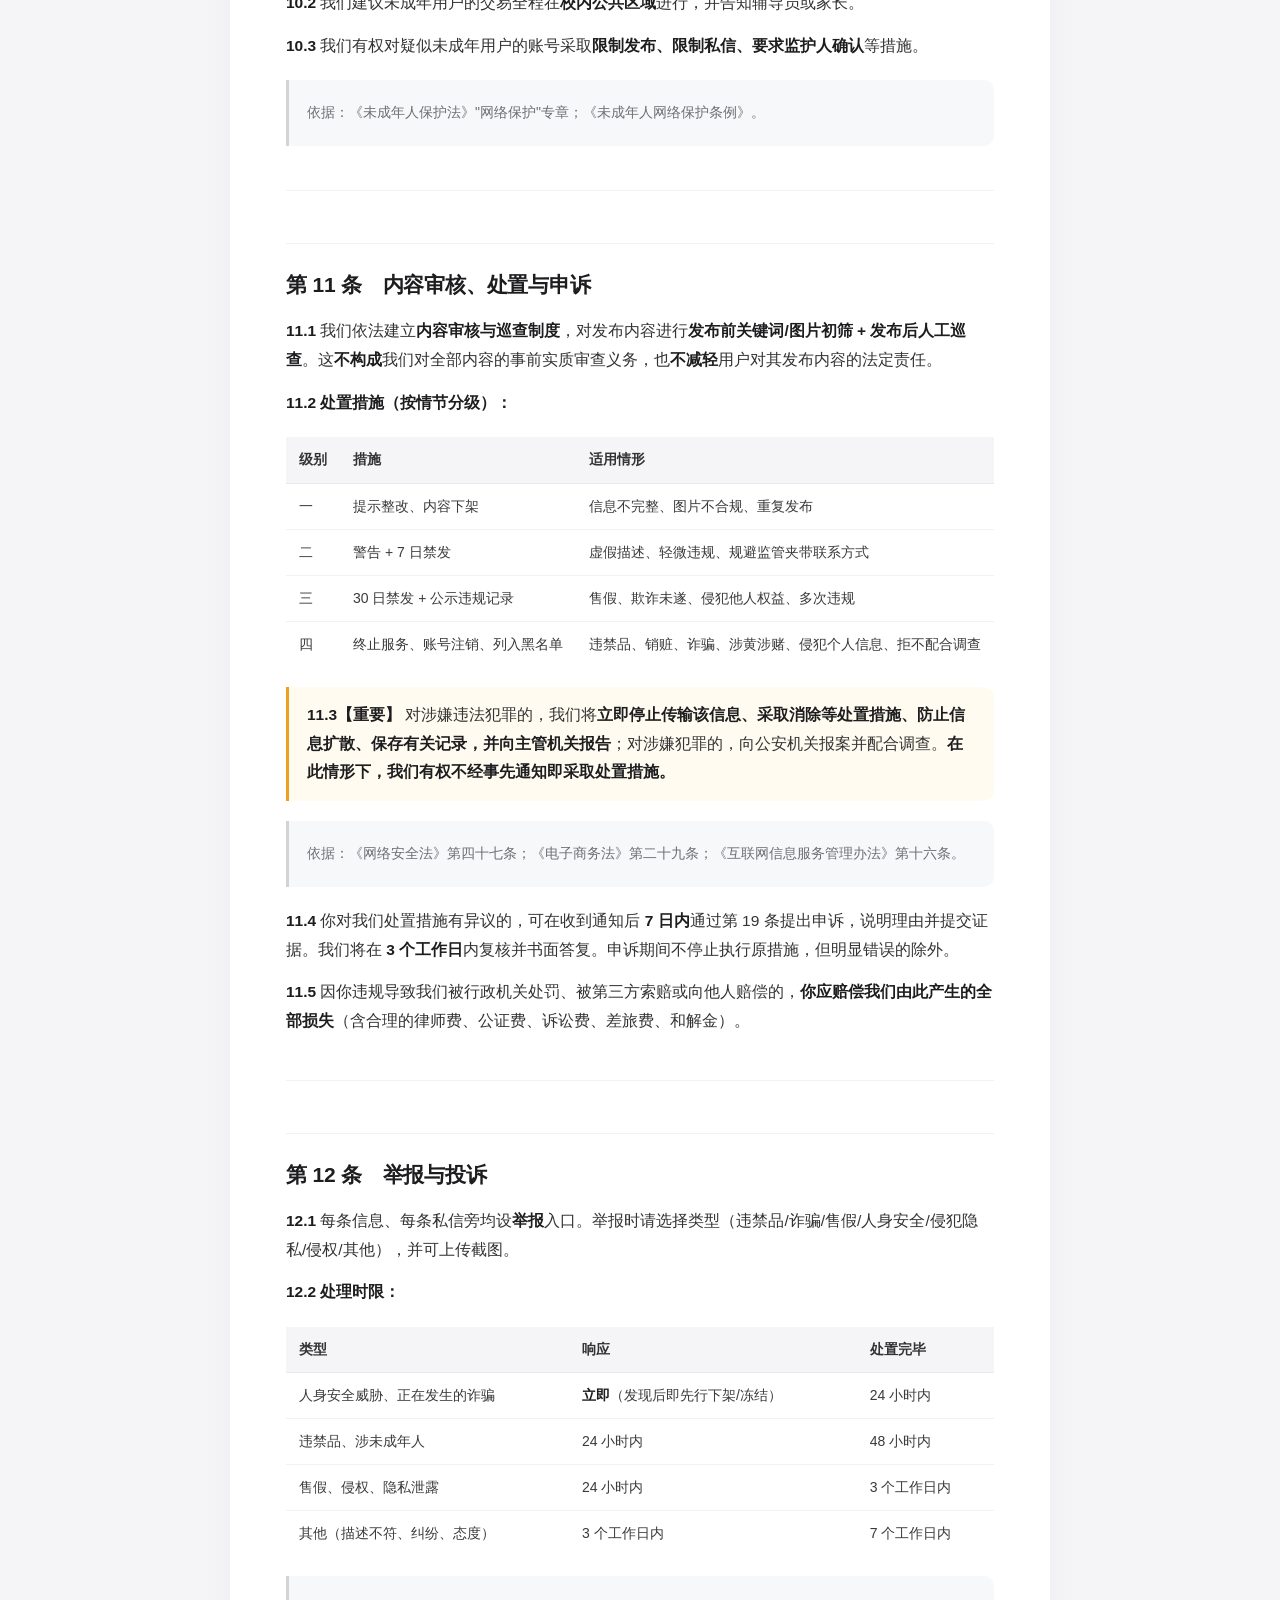
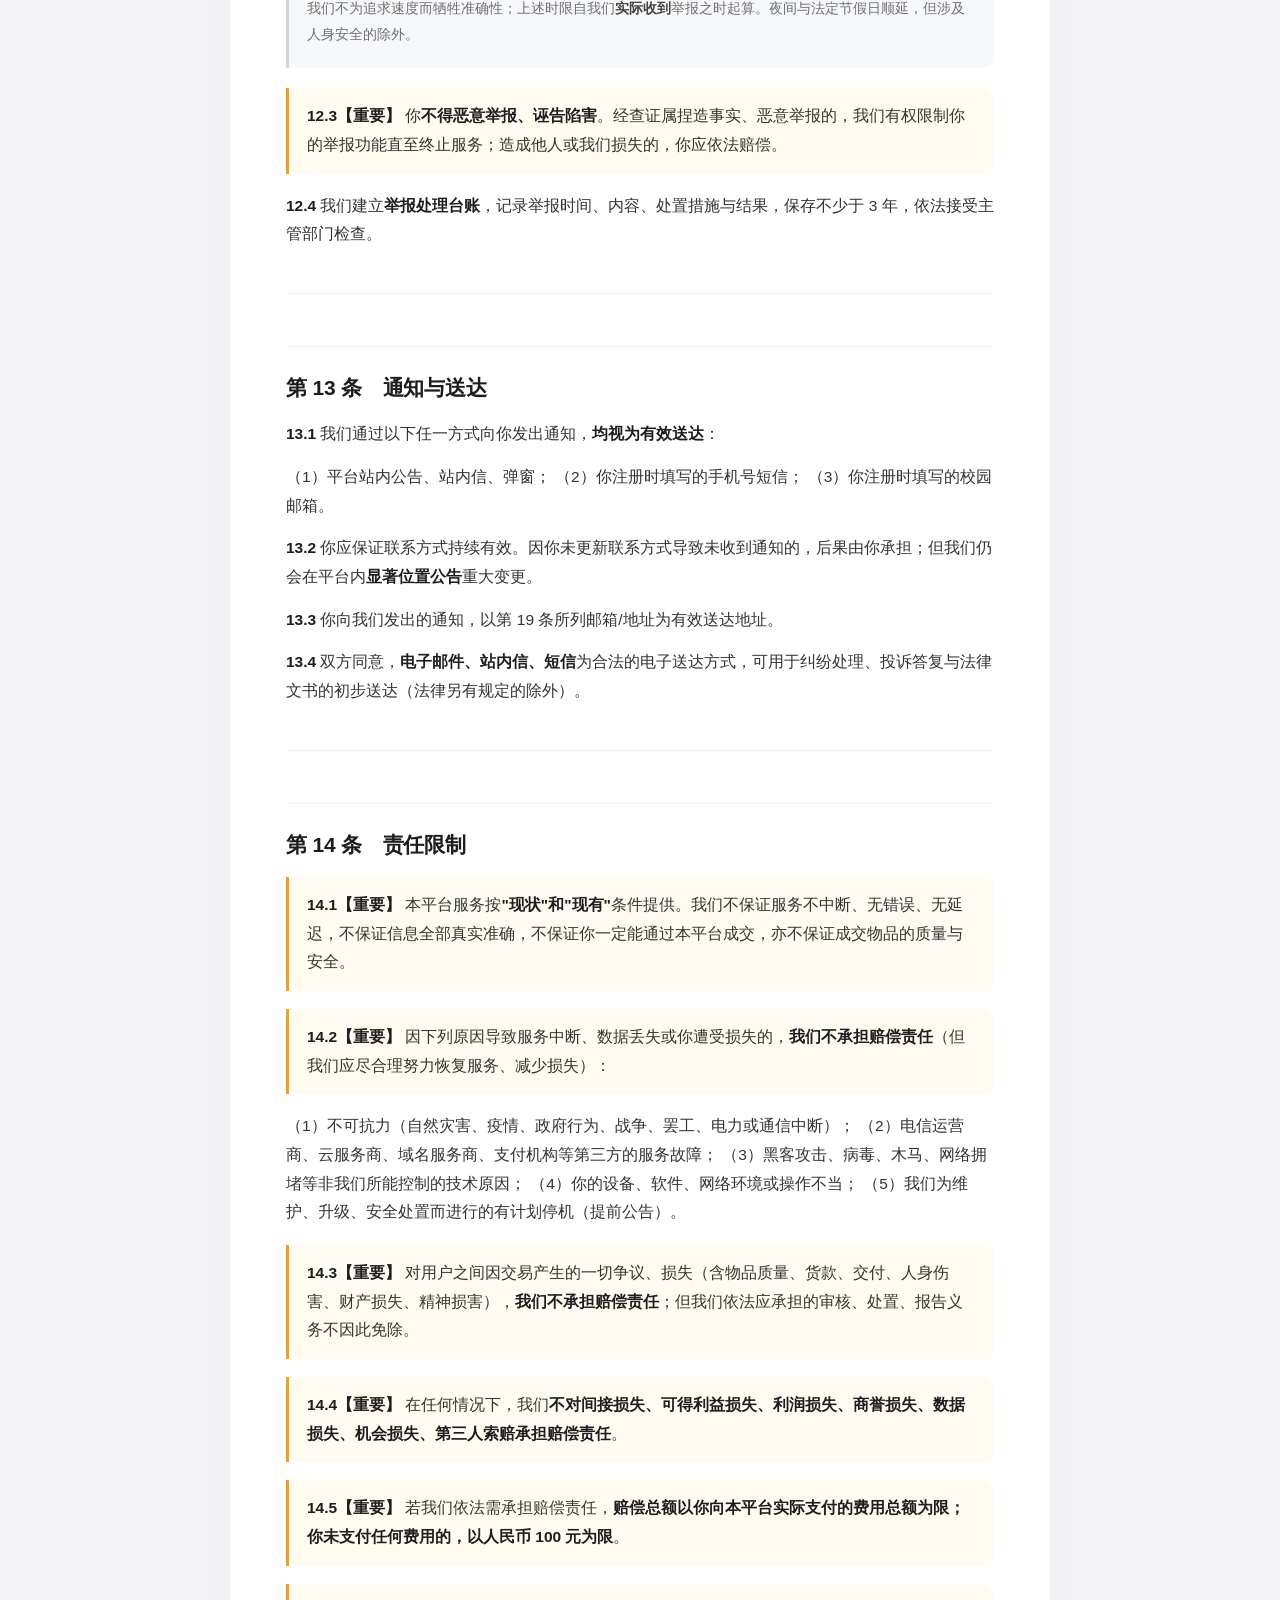
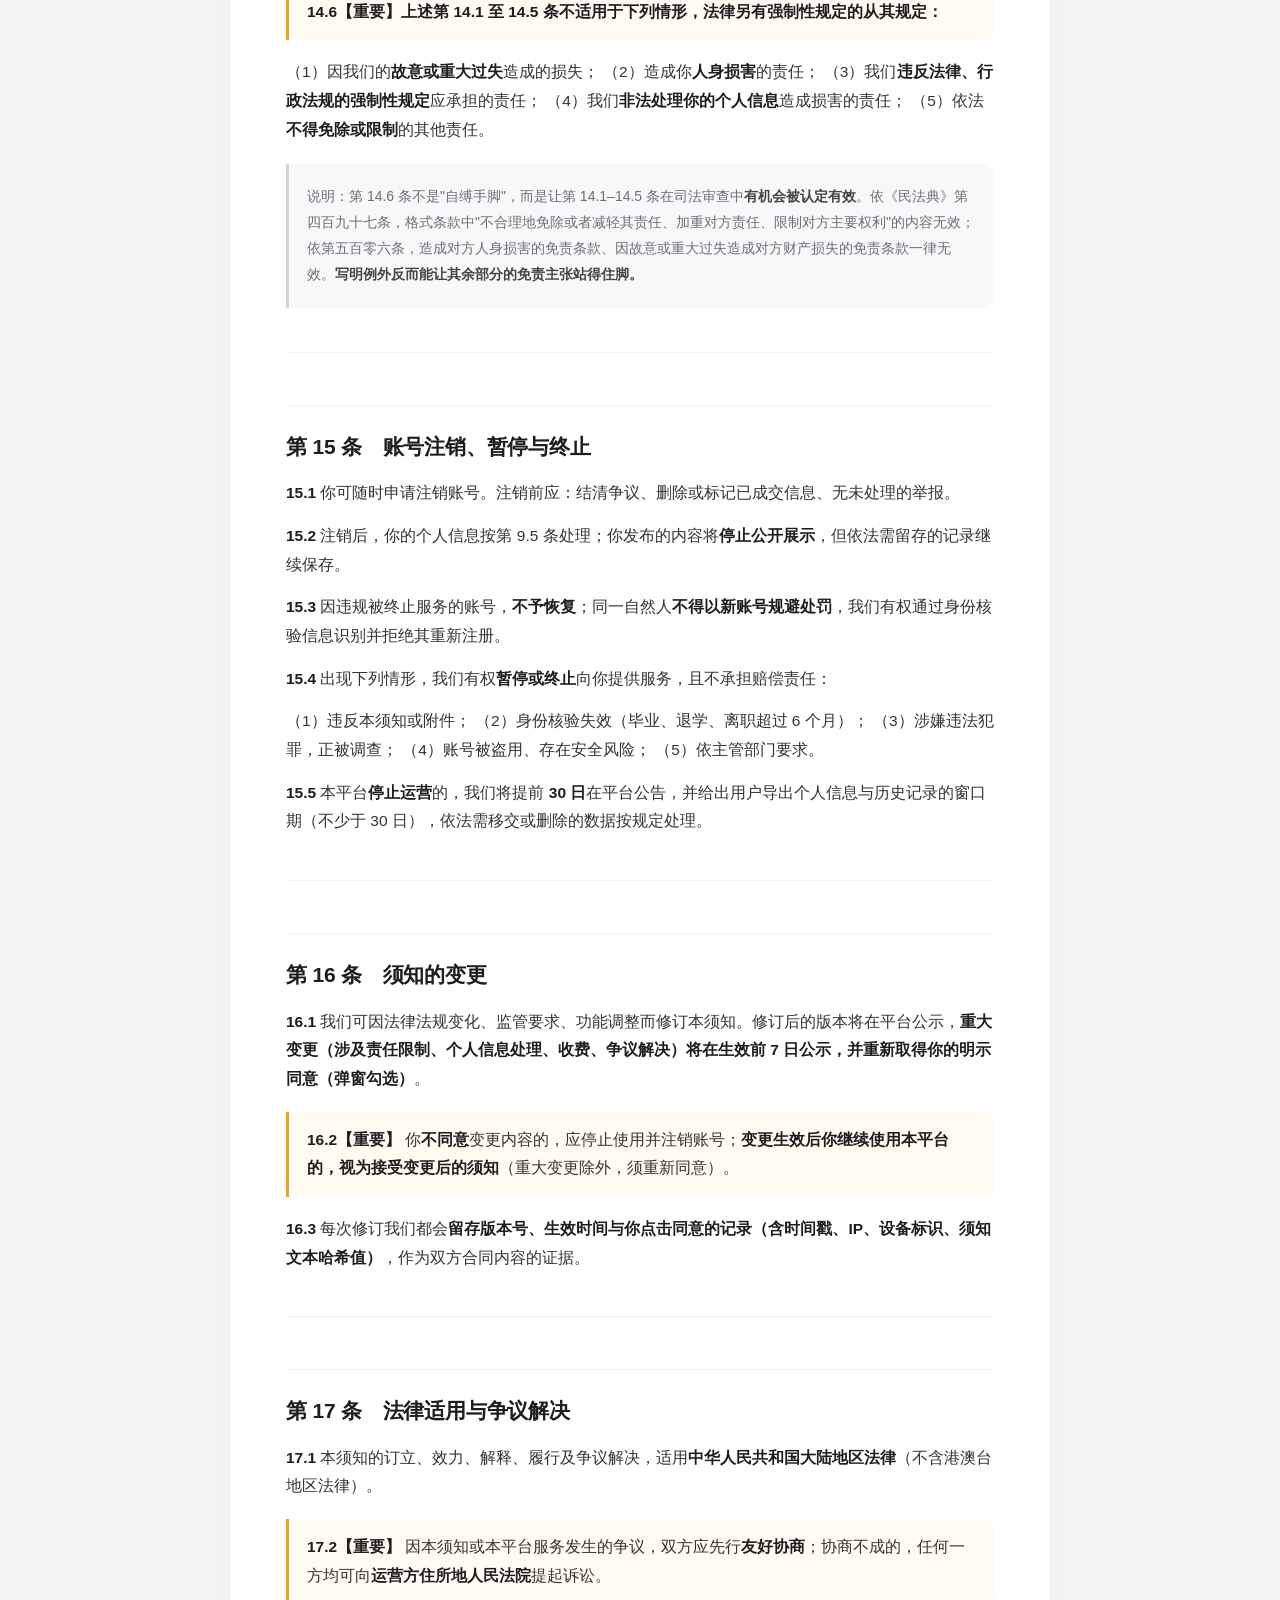
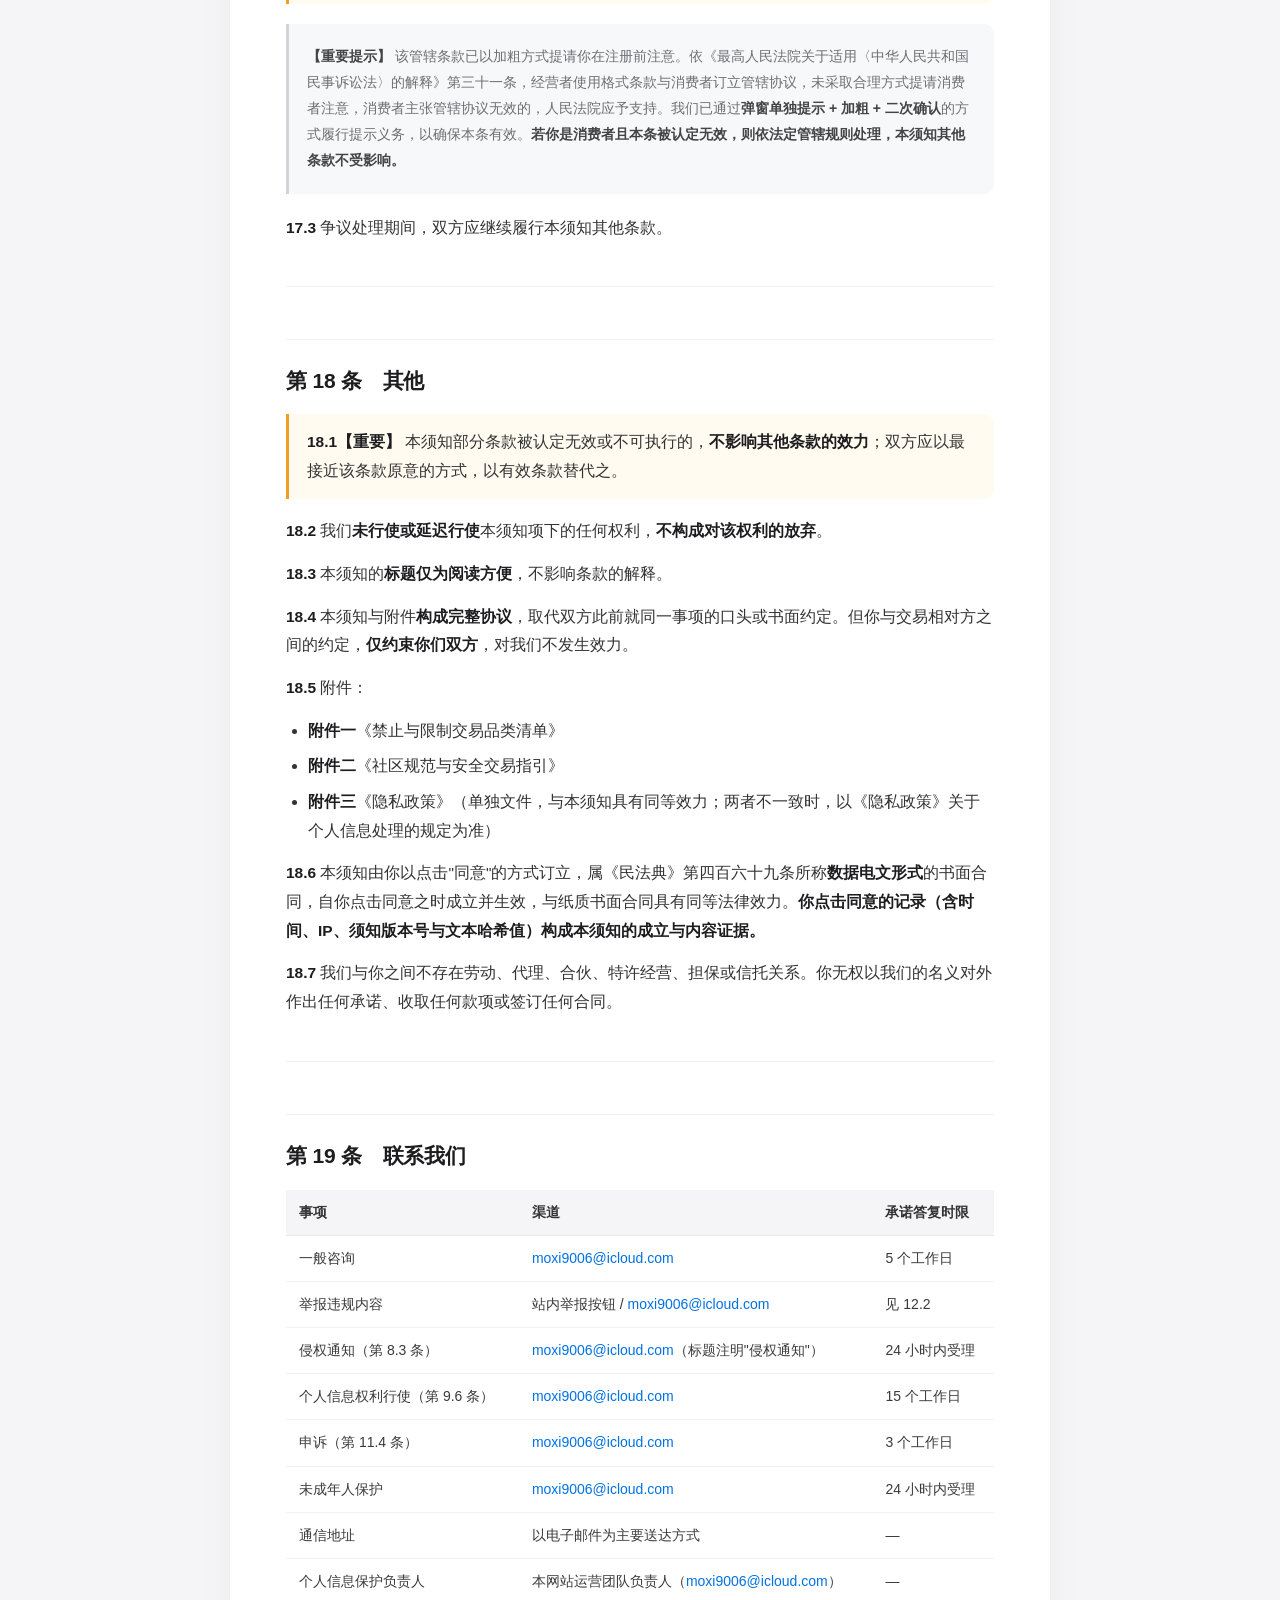
<file: notice.html>
<!DOCTYPE html>
<html lang="zh-CN">
<head>
<meta charset="utf-8">
<meta name="viewport" content="width=device-width,initial-scale=1,viewport-fit=cover">
<link rel="icon" href="data:image/svg+xml,%3Csvg%20xmlns%3D%22http%3A%2F%2Fwww.w3.org%2F2000%2Fsvg%22%20viewBox%3D%220%200%2056%2056%22%3E%3Crect%20width%3D%2256%22%20height%3D%2256%22%20rx%3D%2213%22%20fill%3D%22%23FF5A1F%22%2F%3E%3Cpath%20d%3D%22M16%2022v10a12%2012%200%200%200%2024%200V22%22%20fill%3D%22none%22%20stroke%3D%22%23fff%22%20stroke-width%3D%224.6%22%20stroke-linecap%3D%22round%22%2F%3E%3Crect%20x%3D%2222.4%22%20y%3D%229.2%22%20width%3D%2211.2%22%20height%3D%2211.2%22%20rx%3D%223.6%22%20fill%3D%22%23fff%22%2F%3E%3C%2Fsvg%3E">
<meta name="theme-color" content="#f5f5f7" media="(prefers-color-scheme:light)">
<meta name="theme-color" content="#000000" media="(prefers-color-scheme:dark)">
<title>用户须知 · 别丢</title>
<style>
:root{
  --bg:#f5f5f7; --card:#fff; --text:#1d1d1f; --sub:#6e6e73;
  --line:#e8e8ed; --line2:#f2f2f5; --accent:#0071e3;
  --keybg:#fffbf0; --keyline:#f0a020; --notebg:#f7f8fa;
}
*{box-sizing:border-box;-webkit-text-size-adjust:100%}
html{scroll-behavior:smooth}
body{
  margin:0;background:var(--bg);color:var(--text);
  font-family:-apple-system,BlinkMacSystemFont,"SF Pro SC","PingFang SC","Helvetica Neue","Hiragino Sans GB","Microsoft YaHei",sans-serif;
  font-size:16px;line-height:1.8;-webkit-font-smoothing:antialiased;
}
.progress{position:fixed;top:0;left:0;height:2px;width:0;background:var(--accent);z-index:99;transition:width .1s linear}
.top{
  position:sticky;top:0;z-index:50;
  background:rgba(245,245,247,.82);backdrop-filter:saturate(180%) blur(20px);
  -webkit-backdrop-filter:saturate(180%) blur(20px);
  border-bottom:1px solid var(--line);
}
.top-in{max-width:820px;margin:0 auto;padding:12px 24px;display:flex;align-items:center;gap:18px}
nav{display:flex;gap:6px;margin-left:auto}
nav a{
  font-size:14px;color:var(--sub);text-decoration:none;padding:6px 12px;border-radius:999px;
  transition:background .15s,color .15s;white-space:nowrap;
}
nav a:hover{background:rgba(0,0,0,.05);color:var(--text)}
nav a.on{background:var(--text);color:#fff}
.card{
  max-width:820px;margin:28px auto 60px;background:var(--card);
  border-radius:20px;padding:52px 56px 64px;
  box-shadow:0 1px 2px rgba(0,0,0,.04),0 8px 40px rgba(0,0,0,.03);
}
h1,h2,h3,h4,[id]{scroll-margin-top:76px}
.sub-title{font-size:13.5px;font-weight:500;color:var(--sub);letter-spacing:.04em;margin:0 0 10px}
h1{font-size:34px;line-height:1.2;letter-spacing:-.03em;font-weight:650;margin:0 0 14px}
h2{
  font-size:21px;line-height:1.4;font-weight:640;letter-spacing:-.01em;
  margin:52px 0 18px;padding-top:26px;border-top:1px solid var(--line2);
}
h2:first-of-type{border-top:none;padding-top:0;margin-top:36px}
h3{font-size:16.5px;font-weight:640;margin:30px 0 10px}
h4{font-size:15px;font-weight:640;margin:22px 0 8px}
p{margin:14px 0;font-size:15.5px;color:#333;line-height:1.85}
strong{font-weight:640;color:var(--text)}
em{font-style:normal;color:var(--sub)}
a{color:var(--accent);text-decoration:none}
a:hover{text-decoration:underline}
ul,ol{padding-left:22px;margin:14px 0}
li{font-size:15.5px;line-height:1.85;margin:7px 0;color:#333}
li>p{margin:6px 0}
hr{border:none;border-top:1px solid var(--line2);margin:44px 0}
blockquote{
  margin:20px 0;padding:14px 18px;background:var(--notebg);
  border-left:3px solid #d2d2d7;border-radius:0 10px 10px 0;
  color:var(--sub);font-size:14px;line-height:1.75;
}
blockquote p{font-size:14px;color:var(--sub);margin:6px 0}
blockquote strong{color:#444}
.key{
  background:var(--keybg);border-left:3px solid var(--keyline);
  padding:14px 18px;border-radius:0 10px 10px 0;margin:18px 0;
}
.key.wide{padding:16px 20px}
.key p{color:#3a3a3c}
.table-wrap{overflow-x:auto;-webkit-overflow-scrolling:touch;margin:20px -4px;padding:0 4px}
table{
  width:100%;border-collapse:collapse;font-size:14px;line-height:1.65;
  min-width:0;
}
table.wide{min-width:640px}
table.num th:first-child,table.num td:first-child{width:56px}
table.num td:first-child{white-space:nowrap}
th:nth-child(2),td:nth-child(2){white-space:nowrap}
th{
  background:var(--bg);text-align:left;padding:11px 13px;font-weight:640;
  border-bottom:1px solid var(--line);white-space:nowrap;color:#333;
}
td{padding:11px 13px;border-bottom:1px solid var(--line2);vertical-align:top;color:#3a3a3c}
tr:last-child td{border-bottom:none}
tbody tr:hover{background:#fafafa}
.toc{
  margin:30px 0 10px;padding:18px 22px;background:var(--bg);
  border-radius:14px;font-size:14px;
}
.toc summary{cursor:pointer;font-weight:640;color:var(--text);list-style:none;outline:none}
.toc summary::-webkit-details-marker{display:none}
.toc summary::after{content:"展开";float:right;color:var(--sub);font-weight:400;font-size:13px}
.toc[open] summary::after{content:"收起"}
.toc ol{margin:14px 0 0;padding-left:20px;columns:2;column-gap:32px}
.toc li{margin:5px 0;font-size:13.5px;break-inside:avoid}
.toc a{color:#444}
.toc a:hover{color:var(--accent)}
footer{max-width:820px;margin:0 auto 50px;padding:0 24px;color:var(--sub);font-size:12.5px;line-height:1.9;text-align:center}
footer a{color:var(--sub);text-decoration:underline}
.totop{
  position:fixed;right:20px;bottom:28px;width:42px;height:42px;border-radius:50%;
  background:rgba(255,255,255,.92);border:1px solid var(--line);
  box-shadow:0 4px 16px rgba(0,0,0,.08);display:flex;align-items:center;justify-content:center;
  cursor:pointer;opacity:0;pointer-events:none;transition:opacity .25s;z-index:60;
  color:var(--text);font-size:16px;
}
.totop.show{opacity:1;pointer-events:auto}
@media (max-width:680px){
  .card{margin:0;border-radius:0;padding:32px 20px 56px;box-shadow:none}
  h1{font-size:28px}
  h2{font-size:19px;margin-top:42px;padding-top:22px}
  .top-in{padding:10px 16px;gap:10px}
  nav a{font-size:13px;padding:5px 10px}
  .toc ol{columns:1}
  p,li{font-size:15px}
  table{font-size:13px}
  th,td{padding:9px 10px}
  table.wide{display:block;min-width:0;border-collapse:separate}
  table.wide thead{display:none}
  table.wide tbody{display:block}
  table.wide tr{
    display:block;background:var(--card);border:1px solid var(--line);
    border-radius:14px;margin:0 0 12px;padding:8px 14px;
  }
  table.wide td{
    display:block;position:relative;border:none;
    padding:7px 0 7px 96px;font-size:13.5px;line-height:1.68;
  }
  table.wide td::before{
    content:attr(data-label);position:absolute;left:0;top:8px;width:86px;
    color:var(--sub);font-size:12px;line-height:1.6;font-weight:500;
  }
  table.wide td:first-child{font-weight:640}
  table.wide tbody tr:hover{background:var(--card)}
  .totop{right:14px;bottom:20px;width:38px;height:38px}
}
@media (prefers-color-scheme:dark){
  :root{
    --bg:#000;--card:#1c1c1e;--text:#f5f5f7;--sub:#98989d;
    --line:#2c2c2e;--line2:#242426;--keybg:#2a2418;--keyline:#c98a1a;--notebg:#242426;
  }
  .top{background:rgba(0,0,0,.78)}
  p,li,td{color:#d1d1d6}
  th{color:#e5e5ea}
  nav a.on{background:#f5f5f7;color:#000}
  .totop{background:rgba(44,44,46,.92)}
  table{min-width:520px}
  tbody tr:hover{background:#242426}
  .key p{color:#e8e0cc}
  blockquote strong{color:#c7c7cc}
}
@media print{
  :root{--bg:#fff;--card:#fff}
  body{background:#fff}
  .top,.toc,.totop,.progress{display:none!important}
  .card{box-shadow:none;padding:0;margin:0;max-width:none}
  a{color:#000;text-decoration:none}
  h2{break-after:avoid}
  table{min-width:0}
  .table-wrap{overflow:visible}
}

/* ══ 品牌：别丢 ══ */
:root{--brand:#FF5A1F;--brand-ink:#14211C}
.brand{display:flex;align-items:center;gap:10px;text-decoration:none;
  color:var(--text);flex:none;line-height:1}
.brand:hover{text-decoration:none}
.brand .b-logo{width:36px;height:36px;flex:none;border-radius:10.5px;
  box-shadow:0 1px 2px rgba(255,90,31,.3),0 5px 16px rgba(255,90,31,.18)}
.brand .b-tx{display:flex;align-items:baseline;gap:8px}
.brand .b-name{font-size:19.5px;font-weight:750;letter-spacing:-.035em}
.brand .b-sub{font-size:10.5px;font-weight:650;color:var(--sub);
  letter-spacing:.16em;white-space:nowrap}
@media (max-width:520px){.brand .b-sub{display:none}}
.masthead{display:flex;align-items:center;gap:15px;margin:0 0 30px;
  padding:0 0 26px;border-bottom:1px solid var(--line2)}
.masthead .m-logo{width:62px;height:62px;flex:none;border-radius:19px;
  box-shadow:0 2px 5px rgba(255,90,31,.26),0 12px 32px rgba(255,90,31,.16)}
.masthead .m-tx{display:flex;flex-direction:column;gap:6px;min-width:0}
.masthead .m-name{font-size:27px;font-weight:800;letter-spacing:-.045em;line-height:1}
.masthead .m-sub{font-size:12px;color:var(--sub);letter-spacing:.05em;font-weight:500}
.foot-brand{display:flex;align-items:center;justify-content:center;gap:8px;
  margin:0 0 12px;color:var(--text);font-size:13px;font-weight:700;letter-spacing:-.01em}
.foot-brand svg{width:20px;height:20px;border-radius:6.4px}
.foot-brand em{font-style:normal;font-weight:500;color:var(--sub);font-size:12px}
@media (prefers-color-scheme:dark){
  .masthead .m-logo,.brand .b-logo{box-shadow:0 2px 10px rgba(255,90,31,.3)}
}
@media print{.brand .b-logo,.masthead .m-logo{box-shadow:none}}

</style>
</head>
<body>
<div class="progress" id="pg"></div>
<header class="top"><div class="top-in"><a class="brand" href="index.html"><svg class="b-logo" viewBox="0 0 56 56" aria-hidden="true"><rect width="56" height="56" rx="17" fill="#FF5A1F"/><path d="M16 22v10a12 12 0 0 0 24 0V22" fill="none" stroke="#fff" stroke-width="4.6" stroke-linecap="round"/><rect x="22.4" y="9.2" width="11.2" height="11.2" rx="3.6" fill="#fff"/></svg><span class="b-tx"><span class="b-name">别丢</span><span class="b-sub">电院闲置</span></span></a><nav><a href="notice.html" class="on">用户须知</a><a href="privacy.html" class="">隐私政策</a></nav></div></header>
<main class="card">
<div class="masthead"><svg class="m-logo" viewBox="0 0 56 56" aria-hidden="true"><rect width="56" height="56" rx="17" fill="#FF5A1F"/><path d="M16 22v10a12 12 0 0 0 24 0V22" fill="none" stroke="#fff" stroke-width="4.6" stroke-linecap="round"/><rect x="22.4" y="9.2" width="11.2" height="11.2" rx="3.6" fill="#fff"/></svg><div class="m-tx"><span class="m-name">别丢</span><span class="m-sub">电院闲置 · 广西电力职业技术学院</span></div></div><h1>用户须知</h1>
<p><strong>版本：V1.0　｜　生效日期：2026 年 10 月 22 日　｜　运营方：本网站运营团队（下称"我们"）</strong></p>
<details class="toc"><summary>目录（20 条）</summary><ol><li><a href="#s0">第 1 条　我们是谁，我们不是什么</a></li><li><a href="#s1">第 2 条　定义</a></li><li><a href="#s2">第 3 条　注册资格与身份核验</a></li><li><a href="#s3">第 4 条　我们提供的服务与不提供的服务</a></li><li><a href="#s4">第 5 条　发布规范</a></li><li><a href="#s5">第 6 条　禁止与限制交易的内容</a></li><li><a href="#s6">第 7 条　交易规则与风险自担</a></li><li><a href="#s7">第 8 条　知识产权与内容授权</a></li><li><a href="#s8">第 9 条　个人信息保护</a></li><li><a href="#s9">第 10 条　未成年人特别提示</a></li><li><a href="#s10">第 11 条　内容审核、处置与申诉</a></li><li><a href="#s11">第 12 条　举报与投诉</a></li><li><a href="#s12">第 13 条　通知与送达</a></li><li><a href="#s13">第 14 条　责任限制</a></li><li><a href="#s14">第 15 条　账号注销、暂停与终止</a></li><li><a href="#s15">第 16 条　须知的变更</a></li><li><a href="#s16">第 17 条　法律适用与争议解决</a></li><li><a href="#s17">第 18 条　其他</a></li><li><a href="#s18">第 19 条　联系我们</a></li><li><a href="#s19">签署</a></li></ol></details><blockquote class="key">
<p><strong>请先读这三句</strong></p>
<p>本须知中<strong>加粗并标注【重要】的条款，是免除或限制我们责任、限制你权利、约定管辖法院的条款</strong>，请你重点阅读，如有疑问请先联系我们（第 19 条）再点击同意。</p>
<p>我们只是一个<strong>校内二手信息发布栏</strong>，不卖东西、不收货、不收钱、不担保、不发货、不退款。你和对方之间是一笔<strong>你们自己的交易</strong>。</p>
<p>如果你不同意本须知任一条款，请不要注册或使用本平台。</p>
</blockquote>
<div class="table-wrap"><table>
<thead>
<tr>
<th>版本</th>
<th>日期</th>
<th>主要变更</th>
</tr>
</thead>
<tbody>
<tr>
<td>V1.0</td>
<td>2026-10-22</td>
<td>首次发布</td>
</tr>
</tbody>
</table></div>
<hr/>
<h2 id="s0">第 1 条　我们是谁，我们不是什么</h2>
<p class="key"><strong>1.1【重要】</strong> 本平台是面向本校在籍学生及教职工的<strong>二手物品信息发布与交流服务</strong>提供者。我们的角色仅限于：提供信息存储空间、展示发布内容、提供站内私信工具。</p>
<p class="key"><strong>1.2【重要】</strong> 我们<strong>不是</strong>任何商品或服务的出卖人、买受人、出租人、承租人、承揽人、居间人、代理人、保证人、保险人或资金保管人；我们<strong>不参与</strong>任何交易的磋商、定价、交付、验收、付款、退款、售后、维修与鉴定。</p>
<p class="key"><strong>1.3【重要】</strong> 本平台<strong>不提供</strong>以下服务，任何以本平台名义提供以下服务的行为均与我们无关，请立即举报：</p>
<p>（1）在线支付、代收代付、资金托管、担保交易、信用担保、分期付款、贷款；
（2）物流、快递、仓储、代收代寄；
（3）商品鉴定、验货、估价、质保；
（4）发票开具；
（5）任何形式的"平台客服"主动联系你要求转账、退款、验证账号的行为。</p>
<p><strong>1.4</strong> 用户之间因发布、磋商、交付、付款、使用、处置物品或服务而产生的法律关系，<strong>发生在用户与用户之间</strong>，其法律后果由该用户自行承担。我们不是该法律关系的当事人。</p>
<p class="key"><strong>1.5【重要】</strong> 我们对用户发布信息的<strong>真实性、准确性、完整性、合法性、权属状况、质量状况不作实质审查，亦不作任何明示或默示的保证</strong>。但我们将依照《民法典》《网络安全法》《电子商务法》《个人信息保护法》等法律法规履行<strong>审核、监测、处置、报告与配合调查</strong>的法定义务（见第 12 条）。</p>
<p><strong>1.6</strong> 本平台由学生自发运营，<strong>与学校、学院及学校任何部门无隶属或授权关系</strong>；平台名称、标识、页面设计不使用学校名称、校徽、校歌、校训等校方识别性标志。</p>
<hr/>
<h2 id="s1">第 2 条　定义</h2>
<p>2.1 <strong>"平台"</strong>：指本网站/小程序及其全部页面、功能与站内私信系统。</p>
<p>2.2 <strong>"我们"/"运营方"</strong>：指第 1 条所列运营主体。</p>
<p>2.3 <strong>"用户"</strong>：指完成注册并通过身份核验、使用本平台的自然人，包括<strong>发布者</strong>与<strong>浏览者</strong>。</p>
<p>2.4 <strong>"发布者"</strong>：指发布物品、求购或服务信息的用户。</p>
<p>2.5 <strong>"内容"</strong>：指用户在本平台发布、上传、发送的一切文字、图片、音频、视频、链接、文件、头像、昵称、简介及私信内容。</p>
<p>2.6 <strong>"交易"</strong>：指用户之间就物品或服务自行达成的买卖、赠与、互换、租赁等安排。该等安排<strong>不通过本平台成立、不通过本平台履行</strong>。</p>
<p>2.7 <strong>"违规内容"</strong>：指违反法律法规、本须知、附件一《禁止与限制交易品类清单》或附件二《社区规范》的内容。</p>
<hr/>
<h2 id="s2">第 3 条　注册资格与身份核验</h2>
<p><strong>3.1</strong> 本平台<strong>仅向本校在籍学生、在职教职工开放</strong>。注册须通过以下任一方式完成身份核验：校园邮箱验证、学号/工号验证、校园统一身份认证。<strong>未通过核验的账号不具备发布权限。</strong></p>
<p><strong>3.2</strong> 你应<strong>年满 18 周岁</strong>。未满 18 周岁的，须事先取得法定代理人（父母或其他监护人）的书面或可留存的电子同意，且<strong>不得发布或参与单笔金额超过人民币 200 元的交易</strong>，不得发布租赁、代购、代跑腿类信息。我们有权要求提供监护人同意的证明，未能提供的，有权限制或终止服务。</p>
<blockquote>
<p>依据：《民法典》第十九条，八周岁以上的未成年人为限制民事行为能力人，实施民事法律行为需由法定代理人代理或者经其同意、追认，但可以独立实施纯获利益的或与其年龄、智力相适应的民事法律行为。</p>
</blockquote>
<p class="key"><strong>3.3【重要】</strong> 账号<strong>一人一号，实名绑定，不得转让、赠与、出租、出借、出售或以任何方式交由他人使用</strong>。以你的账号实施的一切行为，视为你本人的行为，由你承担全部责任；你能证明系他人盗用且已在发现后 24 小时内告知我们的，按第 12.6 条处理。</p>
<p><strong>3.4</strong> 你应保证注册信息及身份核验材料真实、准确、完整，并在变更后 7 日内更新。<strong>不得冒用他人身份、学号、学生证、照片或院系信息</strong>。</p>
<p><strong>3.5</strong> 我们有权对身份信息进行定期复核。复核不通过、或你已毕业/离职/休学满 6 个月的，我们有权限制发布权限直至注销账号（毕业生的历史交易纠纷处理期除外，见第 15.3 条）。</p>
<hr/>
<h2 id="s3">第 4 条　我们提供的服务与不提供的服务</h2>
<p><strong>4.1 我们提供：</strong></p>
<p>（1）二手物品<strong>信息发布</strong>（含图片、描述、价格、成色、交易地点意向）；
（2）<strong>求购</strong>信息发布；
（3）信息检索与分类浏览；
（4）<strong>站内私信</strong>（用于沟通交易细节）；
（5）举报、投诉与申诉通道；
（6）附件二《社区规范》所述的安全提示与风险警示。</p>
<p><strong>4.2 我们不提供：</strong> 第 1.3 条列举的全部服务。</p>
<p><strong>4.3</strong> 我们有权根据运营情况<strong>新增、变更、中止或终止</strong>部分功能，重大变更提前 7 日在平台公告。这不影响已发生的交易（如有）在用户之间的效力。</p>
<p><strong>4.4 本平台服务免费。</strong> 我们不向用户收取任何发布费、置顶费、会员费、佣金、服务费；不提供付费推广、付费排序、付费认证、付费解锁。如未来就任何功能收费，我们将另行公示收费规则、取得你的单独同意，并依法办理相应经营资质后再行提供；<strong>在你同意新的收费规则前，不产生任何费用</strong>。</p>
<p class="key"><strong>4.5【重要】关于自愿赞助。</strong> <strong>本平台不设置收款码、支付链接或任何在线支付入口。</strong> 我们可能在"关于"页面或页脚说明运营成本，并留有联系方式；你可在自愿的前提下，通过该联系方式与我们联系并提供赞助。你应理解并同意：</p>
<p>（1）赞助是<strong>你单方、自愿、无偿的赠与</strong>，<strong>不构成</strong>买卖、服务合同、技术服务合同、投资、借贷、众筹、会员或任何其他有偿交易，<strong>不产生任何对价关系</strong>；
（2）<strong>我们接受赞助不以"维持服务"为条件</strong>：赞助与否不影响平台正常的运营安排，赞助亦<strong>不构成</strong>我们对服务持续性、可用性、数据保存期限的任何承诺；
（3）赞助<strong>不产生任何权利</strong>：不获得任何功能、权限、额度、标识、优先展示、优先审核、去广告、免责或对违规处置的豁免；<strong>赞助者与未赞助者适用完全相同的规则</strong>；
（4）赞助<strong>一经支付不予退还</strong>，法律、行政法规另有强制性规定的除外；
（5）我们<strong>不出具发票</strong>（该款项非经营性收入），但可应要求出具收款说明；
（6）<strong>未成年人不得赞助</strong>；
（7）我们<strong>不设档位、不设目标金额、不显示进度、不排名</strong>，以避免任何"对价"外观；
（8）我们<strong>不公开鸣谢、不公示赞助人名单与金额</strong>。如将来设置感谢墙，仅在取得你的<strong>单独同意</strong>后展示你自行设置的昵称，不展示金额、不排序、不设等级，你可随时申请撤下；
（9）我们保留<strong>随时停止接受赞助</strong>的权利，无需说明理由。</p>
<p class="key"><strong>4.6【重要】</strong> 若任何赞助款项被有权机关认定为经营收入，我们将依法补办相应手续、申报纳税，并有权将相应款项退还赞助人；在此之前，赞助仅为赠与，不构成任何服务承诺。</p>
<p><strong>4.7</strong> 除第 4.5 条所述无对价赞助外，我们<strong>不接受</strong>任何形式的：附条件的资助、要求特权的打赏、要求修改内容或放宽审核的付费、以赞助换取账号处置豁免的请求。<strong>无论该请求通过何种方式提出（包括通过第 4.5 条的联系方式私下提出）</strong>，我们一律拒绝，并可能将其作为违规证据留存。</p>
<hr/>
<h2 id="s4">第 5 条　发布规范</h2>
<p><strong>5.1 真实描述义务。</strong> 发布者应当：</p>
<p>（1）使用<strong>物品实拍照片</strong>，不得使用官方宣传图、他人图片或与实物不符的图片；
（2）如实描述<strong>品牌、型号、规格、购买时间、使用年限、成色、全部瑕疵与维修史</strong>（含屏幕划痕、电池健康度、进水、拆修、配件缺失等）；
（3）标明<strong>价格</strong>与<strong>是否可议</strong>；标注"原价"的，须为该商品或同类商品真实存在过的价格，不得虚构原价、虚假折扣；
（4）标明<strong>物品来源</strong>（自购/受赠/二手购入），并应买方要求提供购买凭证、发票、保修卡的，不得拒绝；
（5）标明<strong>交易方式与地点意向</strong>（限第 7.3 条允许的校内公共区域）。</p>
<p><strong>5.2 禁止行为。</strong> 发布者不得：</p>
<p>（1）作虚假或引人误解的商业宣传，虚构交易、编造用户评价、刷单炒信；
（2）一物多帖、重复发布、批量霸屏、恶意占用版面；
（3）发布与二手交易无关的商业广告、推广、拉新、引流（含导流至站外群聊、外链、二维码）；
（4）在图片或文字中夹带联系方式、二维码、微信号、QQ 号，以规避站内监管（<strong>联系方式应通过站内私信交换</strong>）；
（5）以"秒杀""限时""最后一件""定金锁货"等话术制造紧迫感，诱导对方先行付款；
（6）发布"代写论文/作业""代考""代刷课""卖答案""卖考题""账号租售""代开发票""办证""刷单返利""跑分"等信息；
（7）以任何方式索取对方<strong>身份证号、银行卡号、短信验证码、支付密码、人脸信息、学信网账号</strong>。</p>
<p><strong>5.3</strong> 每条信息应仅对应一件（或一组同类）物品。信息有效期 <strong>60 日</strong>，逾期自动下架，可一键续期。已成交的，发布者应在 <strong>3 日内</strong>标记"已出"，或自行删除。</p>
<p><strong>5.4</strong> 发布者应对其发布内容<strong>独立承担全部法律责任</strong>。因发布内容侵害他人人身权益、财产权益、知识产权或违反法律法规的，由发布者承担；我们依法履行处置义务后，不承担由此产生的赔偿责任。</p>
<hr/>
<h2 id="s5">第 6 条　禁止与限制交易的内容</h2>
<p class="key"><strong>6.1【重要】</strong> 你<strong>不得</strong>在本平台发布、求购、推销、磋商或交易附件一《禁止与限制交易品类清单》所列物品与服务。该清单为本须知的组成部分，我们有权根据法律法规与监管要求随时更新并在平台公示，更新后即时生效。</p>
<p><strong>6.2</strong> 附件一所列<strong>"禁止类"</strong>，一经发现，我们立即删除内容、限制或终止账号，并<strong>依法保存记录、向主管部门报告、配合公安机关调查</strong>。</p>
<p><strong>6.3</strong> 附件一所列<strong>"限制类"</strong>，发布者须提供相应凭证（如购买发票、来源证明、合格证明、登记证书），未能提供的，我们有权不予展示或下架。</p>
<p><strong>6.4</strong> 你不得利用本平台实施或协助实施任何违法犯罪行为，包括但不限于诈骗、销赃、洗钱、传销、赌博、侵犯公民个人信息、侵犯知识产权、非法经营、帮助信息网络犯罪活动。</p>
<p><strong>6.5</strong> 你<strong>不得</strong>发布涉及下列校内管理秩序的内容：宿舍楼栋+房间号的精确地址、教师及同学的个人信息、未公开的考试试题与答案、学校内部文件、校园卡/学生证/饭卡及其照片、门禁卡、钥匙、实验室危化品与器材、宿舍禁用的大功率电器。</p>
<hr/>
<h2 id="s6">第 7 条　交易规则与风险自担</h2>
<p class="key"><strong>7.1【重要】</strong> 本平台的交易<strong>仅在用户之间进行</strong>，采用<strong>线下当面交易、当面验货、当面付款</strong>的方式。我们<strong>不介入</strong>任何交付与付款环节。</p>
<p><strong>7.2 反诈强制要求。</strong> 你<strong>不得</strong>：</p>
<p>（1）在验货前支付任何款项、定金、押金、"诚意金"、"运费"、"保费"；
（2）扫描对方发来的<strong>陌生二维码</strong>、点击<strong>陌生链接</strong>、下载对方指定的 App；
（3）开启<strong>屏幕共享</strong>、提供<strong>短信/微信验证码</strong>、提供<strong>支付密码</strong>、进行<strong>人脸识别</strong>；
（4）接受"客服""平台工作人员""管理员"名义的私下联系与退款操作（<strong>我们永远不会主动要求你转账或提供验证码</strong>）；
（5）通过<strong>游戏点卡、话费充值、虚拟币、代付、红包</strong>等无法追溯或难以退款的方式付款。</p>
<p><strong>7.3 见面安全。</strong> 线下交易应：</p>
<p>（1）在<strong>校内公共区域</strong>进行（图书馆前广场、食堂门口、宿舍楼下门厅、有监控的主干道），<strong>不得进入宿舍、教室、实验室、办公室或偏僻场所</strong>；
（2）在<strong>白天或照明良好时段</strong>进行，<strong>建议结伴</strong>，并事先将交易时间、地点、对方昵称告知室友或同学；
（3）<strong>不得单独前往校外场所</strong>；对方要求到校外、酒店、KTV、私人住宅的，一律拒绝并举报；
（4）随身不携带大量现金，不饮用对方提供的已开封饮料。</p>
<p class="key"><strong>7.4【重要】</strong> 你理解并同意：二手物品通常存在<strong>使用痕迹、磨损、老化、配件缺失、保修期届满或已过保</strong>等情形，其质量与安全性<strong>低于全新商品</strong>，你应在交易前<strong>充分查验实物</strong>并自行判断是否交易。<strong>交易完成后，因物品质量、瑕疵、权利瑕疵、交付、付款、使用后果、人身或财产损害等产生的风险与损失，由交易双方自行承担，我们不承担赔偿责任。</strong></p>
<p><strong>7.4.1</strong> 上述风险已通过下列方式向你作出<strong>显著提示</strong>：注册时的单独弹窗、第 7.2 条与第 7.3 条的加粗条款、附件二《安全交易指引》、每条发布页下方固定展示的"不见货不付款"提示、以及私信中出现"转账/定金/扫码/客服"等词时的实时风险提醒。我们已按《民法典》第四百九十六条履行提示与说明义务。</p>
<p><strong>7.5</strong> 二手物品系个人自用物品转让，<strong>原则上不适用《消费者权益保护法》第二十五条规定的七日无理由退货</strong>。但：</p>
<p>（1）发布者<strong>自愿承诺</strong>退换、保修或"不满意可退"的，应按其承诺履行；
（2）发布者<strong>持续、反复、以营利为目的</strong>销售同类商品，依法构成经营者的，应适用《消费者权益保护法》《电子商务法》等规定，并依法办理市场主体登记（个人年交易额累计不超过 10 万元的零星小额交易，依《电子商务法》第十条、《网络交易监督管理办法》第八条免于登记，但应在页面显著位置公示自我声明、实际经营地址与联系方式）。<strong>我们有权要求此类发布者补充资质材料，未能提供的，有权限制其发布。</strong></p>
<p><strong>7.6</strong> 发生纠纷时，双方应先行协商，并<strong>完整保存</strong>聊天记录、转账凭证、实物照片/视频、快递单据。你可申请我们介入调解，但我们<strong>仅提供沟通协助，不作出有约束力的认定，调解不成或任何一方不接受调解结果，均不影响其依法向法院起诉或申请调解组织调解的权利</strong>。我们的调解行为<strong>不构成对任何一方责任的承认或担保</strong>。</p>
<p class="key"><strong>7.7【重要】</strong> 我们<strong>不是</strong>你与对方之间纠纷的当事人，<strong>不承担</strong>先行赔付、代偿、垫付、退货、退款、赔偿或连带责任。法律、行政法规另有强制性规定的，从其规定。</p>
<hr/>
<h2 id="s7">第 8 条　知识产权与内容授权</h2>
<p><strong>8.1</strong> 你保证：你上传的一切内容（含图片、文字、视频）由你原创或已获得合法授权，<strong>不侵犯</strong>他人的著作权、商标权、专利权、肖像权、名誉权、隐私权、个人信息权益及其他合法权益。<strong>不得盗用他人商品图、官方宣传图、小红书/闲鱼等平台图文。</strong></p>
<p><strong>8.2</strong> 你在本平台发布的内容，其<strong>著作权仍归你所有</strong>。为向你提供服务之必要，你授予我们一项<strong>免费、非独占、不可转让、仅限本平台服务范围内的</strong>使用许可，包括存储、缓存、压缩、生成缩略图、在本平台页面内展示，以及为安全审核之目的进行复制与留存。该许可在你删除内容或注销账号后终止（依法需留存的除外）。</p>
<p><strong>8.3</strong> 权利人认为平台内容侵犯其合法权益的，可按第 13 条发出通知，并提供<strong>构成侵权的初步证据及真实身份信息</strong>。我们收到合格通知后，将<strong>及时采取删除、屏蔽、断开链接等必要措施</strong>，并将通知转送发布者；发布者可提交<strong>不存在侵权行为的声明</strong>及证据，我们将转送权利人并告知其可投诉或起诉。<strong>因权利人错误通知造成发布者损失的，由权利人依法承担侵权责任。</strong></p>
<blockquote>
<p>依据：《民法典》第一千一百九十四条至第一千一百九十七条；《电子商务法》第四十一条至第四十五条。</p>
</blockquote>
<p><strong>8.4</strong> 你<strong>不得</strong>使用爬虫、脚本批量抓取本平台的用户信息、商品信息与联系方式；不得对平台进行反向工程、压力测试、漏洞扫描（经我们书面授权的安全测试除外）。</p>
<hr/>
<h2 id="s8">第 9 条　个人信息保护</h2>
<p><strong>9.1 我们收集什么（最小必要）：</strong></p>
<div class="table-wrap"><table class="wide">
<thead>
<tr>
<th>类别</th>
<th>具体项</th>
<th>用途</th>
<th>是否必须</th>
</tr>
</thead>
<tbody>
<tr>
<td>身份核验</td>
<td>学号/工号、姓名、校园邮箱或统一身份认证标识</td>
<td>确认校内身份、一人一号</td>
<td>必须</td>
</tr>
<tr>
<td>账号信息</td>
<td>昵称、头像、院系、年级（可选）</td>
<td>展示与识别</td>
<td>昵称必须，其余可选</td>
</tr>
<tr>
<td>联系方式</td>
<td>手机号（仅用于找回与安全通知）</td>
<td>账号安全、紧急联系</td>
<td>必须</td>
</tr>
<tr>
<td>发布内容</td>
<td>图文、价格、交易地点意向</td>
<td>提供服务</td>
<td>依使用</td>
</tr>
<tr>
<td>日志信息</td>
<td>IP、设备型号、浏览器、访问时间、操作记录</td>
<td>安全审计、依法留存</td>
<td>自动</td>
</tr>
</tbody>
</table></div>
<p><strong>9.2 我们不收集：</strong> 身份证号、人脸/指纹等生物识别信息、精确地理位置、通讯录、相册（除你主动选择上传的图片）、短信内容、其他 App 列表、学信网账号、银行卡号。</p>
<p class="key"><strong>9.3【重要】展示规则：</strong> 你的<strong>手机号、学号/工号、真实姓名、宿舍房间号一律不在页面公开展示</strong>。页面默认仅展示昵称 + 院系年级（可选择隐藏院系）。<strong>联系方式须通过站内私信交换，由你自行决定是否告知对方。</strong> 我们建议你不要向任何人提供精确宿舍门牌号。</p>
<p><strong>9.4 共享与委托。</strong> 我们<strong>不出售、不出租、不向任何第三方提供</strong>你的个人信息，以下情形除外：</p>
<p>（1）已取得你的<strong>单独同意</strong>；
（2）为提供短信验证、云存储等技术服务，委托<strong>受托方</strong>处理，我们会与其签订保密与数据安全条款，并监督其处理活动；
（3）依据法律法规、司法或行政机关的强制性要求；
（4）为应对突发公共卫生事件或紧急情况下保护自然人的生命健康与财产安全所必需。</p>
<p><strong>9.5 保存期限。</strong> 账号信息保存至注销后 <strong>30 日</strong>（供你反悔恢复）；依法需留存的记录另行保存：<strong>网络日志不少于 6 个月</strong>（《网络安全法》第二十一条），<strong>商品与服务信息、交易信息自交易完成之日起不少于 3 年</strong>（《电子商务法》第三十一条）。超期后删除或匿名化处理。</p>
<p><strong>9.6 你的权利。</strong> 你有权查阅、复制、更正、补充、删除你的个人信息，撤回同意，注销账号，获取个人信息副本。行使方式：第 19 条联系方式，我们将在 <strong>15 个工作日</strong>内答复。<strong>撤回同意不影响撤回前基于同意已进行的处理活动的效力</strong>；撤回后可能导致部分功能不可用。</p>
<p><strong>9.7 安全措施与泄露通知。</strong> 我们采取加密传输（HTTPS）、访问控制、最小权限、操作日志、定期备份等措施。<strong>发生或可能发生个人信息泄露、篡改、丢失的，我们将立即采取补救措施，并依法通知你和履行个人信息保护职责的部门</strong>，通知内容包括泄露的信息类别、原因、可能造成的危害、你已可采取的减轻危害措施、我们的补救措施及联系方式。</p>
<p><strong>9.8</strong> 未满 14 周岁的未成年人不适用本平台（本平台仅面向高校在籍人员）。若你发现此类账号，请举报，我们将予以注销。</p>
<blockquote>
<p>依据：《个人信息保护法》第十三条、第十四条、第十七条、第二十一条、第二十八条、第二十九条、第三十条、第四十七条、第五十一条、第五十五条、第五十六条、第五十七条。</p>
</blockquote>
<hr/>
<h2 id="s9">第 10 条　未成年人特别提示</h2>
<p><strong>10.1</strong> 未满 18 周岁的用户不得发布或参与：租赁、代购、代跑腿、代取快递、校外兼职、金额超过 200 元的交易、需线下单独见面的交易。</p>
<p><strong>10.2</strong> 我们建议未成年用户的交易全程在<strong>校内公共区域</strong>进行，并告知辅导员或家长。</p>
<p><strong>10.3</strong> 我们有权对疑似未成年用户的账号采取<strong>限制发布、限制私信、要求监护人确认</strong>等措施。</p>
<blockquote>
<p>依据：《未成年人保护法》"网络保护"专章；《未成年人网络保护条例》。</p>
</blockquote>
<hr/>
<h2 id="s10">第 11 条　内容审核、处置与申诉</h2>
<p><strong>11.1</strong> 我们依法建立<strong>内容审核与巡查制度</strong>，对发布内容进行<strong>发布前关键词/图片初筛 + 发布后人工巡查</strong>。这<strong>不构成</strong>我们对全部内容的事前实质审查义务，也<strong>不减轻</strong>用户对其发布内容的法定责任。</p>
<p><strong>11.2 处置措施（按情节分级）：</strong></p>
<div class="table-wrap"><table>
<thead>
<tr>
<th>级别</th>
<th>措施</th>
<th>适用情形</th>
</tr>
</thead>
<tbody>
<tr>
<td>一</td>
<td>提示整改、内容下架</td>
<td>信息不完整、图片不合规、重复发布</td>
</tr>
<tr>
<td>二</td>
<td>警告 + 7 日禁发</td>
<td>虚假描述、轻微违规、规避监管夹带联系方式</td>
</tr>
<tr>
<td>三</td>
<td>30 日禁发 + 公示违规记录</td>
<td>售假、欺诈未遂、侵犯他人权益、多次违规</td>
</tr>
<tr>
<td>四</td>
<td>终止服务、账号注销、列入黑名单</td>
<td>违禁品、销赃、诈骗、涉黄涉赌、侵犯个人信息、拒不配合调查</td>
</tr>
</tbody>
</table></div>
<p class="key"><strong>11.3【重要】</strong> 对涉嫌违法犯罪的，我们将<strong>立即停止传输该信息、采取消除等处置措施、防止信息扩散、保存有关记录，并向主管机关报告</strong>；对涉嫌犯罪的，向公安机关报案并配合调查。<strong>在此情形下，我们有权不经事先通知即采取处置措施。</strong></p>
<blockquote>
<p>依据：《网络安全法》第四十七条；《电子商务法》第二十九条；《互联网信息服务管理办法》第十六条。</p>
</blockquote>
<p><strong>11.4</strong> 你对我们处置措施有异议的，可在收到通知后 <strong>7 日内</strong>通过第 19 条提出申诉，说明理由并提交证据。我们将在 <strong>3 个工作日</strong>内复核并书面答复。申诉期间不停止执行原措施，但明显错误的除外。</p>
<p><strong>11.5</strong> 因你违规导致我们被行政机关处罚、被第三方索赔或向他人赔偿的，<strong>你应赔偿我们由此产生的全部损失</strong>（含合理的律师费、公证费、诉讼费、差旅费、和解金）。</p>
<hr/>
<h2 id="s11">第 12 条　举报与投诉</h2>
<p><strong>12.1</strong> 每条信息、每条私信旁均设<strong>举报</strong>入口。举报时请选择类型（违禁品/诈骗/售假/人身安全/侵犯隐私/侵权/其他），并可上传截图。</p>
<p><strong>12.2 处理时限：</strong></p>
<div class="table-wrap"><table>
<thead>
<tr>
<th>类型</th>
<th>响应</th>
<th>处置完毕</th>
</tr>
</thead>
<tbody>
<tr>
<td>人身安全威胁、正在发生的诈骗</td>
<td><strong>立即</strong>（发现后即先行下架/冻结）</td>
<td>24 小时内</td>
</tr>
<tr>
<td>违禁品、涉未成年人</td>
<td>24 小时内</td>
<td>48 小时内</td>
</tr>
<tr>
<td>售假、侵权、隐私泄露</td>
<td>24 小时内</td>
<td>3 个工作日内</td>
</tr>
<tr>
<td>其他（描述不符、纠纷、态度）</td>
<td>3 个工作日内</td>
<td>7 个工作日内</td>
</tr>
</tbody>
</table></div>
<blockquote>
<p>我们不为追求速度而牺牲准确性；上述时限自我们<strong>实际收到</strong>举报之时起算。夜间与法定节假日顺延，但涉及人身安全的除外。</p>
</blockquote>
<p class="key"><strong>12.3【重要】</strong> 你<strong>不得恶意举报、诬告陷害</strong>。经查证属捏造事实、恶意举报的，我们有权限制你的举报功能直至终止服务；造成他人或我们损失的，你应依法赔偿。</p>
<p><strong>12.4</strong> 我们建立<strong>举报处理台账</strong>，记录举报时间、内容、处置措施与结果，保存不少于 3 年，依法接受主管部门检查。</p>
<hr/>
<h2 id="s12">第 13 条　通知与送达</h2>
<p><strong>13.1</strong> 我们通过以下任一方式向你发出通知，<strong>均视为有效送达</strong>：</p>
<p>（1）平台站内公告、站内信、弹窗；
（2）你注册时填写的手机号短信；
（3）你注册时填写的校园邮箱。</p>
<p><strong>13.2</strong> 你应保证联系方式持续有效。因你未更新联系方式导致未收到通知的，后果由你承担；但我们仍会在平台内<strong>显著位置公告</strong>重大变更。</p>
<p><strong>13.3</strong> 你向我们发出的通知，以第 19 条所列邮箱/地址为有效送达地址。</p>
<p><strong>13.4</strong> 双方同意，<strong>电子邮件、站内信、短信</strong>为合法的电子送达方式，可用于纠纷处理、投诉答复与法律文书的初步送达（法律另有规定的除外）。</p>
<hr/>
<h2 id="s13">第 14 条　责任限制</h2>
<p class="key"><strong>14.1【重要】</strong> 本平台服务按<strong>"现状"和"现有"</strong>条件提供。我们不保证服务不中断、无错误、无延迟，不保证信息全部真实准确，不保证你一定能通过本平台成交，亦不保证成交物品的质量与安全。</p>
<p class="key"><strong>14.2【重要】</strong> 因下列原因导致服务中断、数据丢失或你遭受损失的，<strong>我们不承担赔偿责任</strong>（但我们应尽合理努力恢复服务、减少损失）：</p>
<p>（1）不可抗力（自然灾害、疫情、政府行为、战争、罢工、电力或通信中断）；
（2）电信运营商、云服务商、域名服务商、支付机构等第三方的服务故障；
（3）黑客攻击、病毒、木马、网络拥堵等非我们所能控制的技术原因；
（4）你的设备、软件、网络环境或操作不当；
（5）我们为维护、升级、安全处置而进行的有计划停机（提前公告）。</p>
<p class="key"><strong>14.3【重要】</strong> 对用户之间因交易产生的一切争议、损失（含物品质量、货款、交付、人身伤害、财产损失、精神损害），<strong>我们不承担赔偿责任</strong>；但我们依法应承担的审核、处置、报告义务不因此免除。</p>
<p class="key"><strong>14.4【重要】</strong> 在任何情况下，我们<strong>不对间接损失、可得利益损失、利润损失、商誉损失、数据损失、机会损失、第三人索赔承担赔偿责任</strong>。</p>
<p class="key"><strong>14.5【重要】</strong> 若我们依法需承担赔偿责任，<strong>赔偿总额以你向本平台实际支付的费用总额为限；你未支付任何费用的，以人民币 100 元为限</strong>。</p>
<p class="key"><strong>14.6【重要】上述第 14.1 至 14.5 条不适用于下列情形，法律另有强制性规定的从其规定：</strong></p>
<p>（1）因我们的<strong>故意或重大过失</strong>造成的损失；
（2）造成你<strong>人身损害</strong>的责任；
（3）我们<strong>违反法律、行政法规的强制性规定</strong>应承担的责任；
（4）我们<strong>非法处理你的个人信息</strong>造成损害的责任；
（5）依法<strong>不得免除或限制</strong>的其他责任。</p>
<blockquote>
<p>说明：第 14.6 条不是"自缚手脚"，而是让第 14.1–14.5 条在司法审查中<strong>有机会被认定有效</strong>。依《民法典》第四百九十七条，格式条款中"不合理地免除或者减轻其责任、加重对方责任、限制对方主要权利"的内容无效；依第五百零六条，造成对方人身损害的免责条款、因故意或重大过失造成对方财产损失的免责条款一律无效。<strong>写明例外反而能让其余部分的免责主张站得住脚。</strong></p>
</blockquote>
<hr/>
<h2 id="s14">第 15 条　账号注销、暂停与终止</h2>
<p><strong>15.1</strong> 你可随时申请注销账号。注销前应：结清争议、删除或标记已成交信息、无未处理的举报。</p>
<p><strong>15.2</strong> 注销后，你的个人信息按第 9.5 条处理；你发布的内容将<strong>停止公开展示</strong>，但依法需留存的记录继续保存。</p>
<p><strong>15.3</strong> 因违规被终止服务的账号，<strong>不予恢复</strong>；同一自然人<strong>不得以新账号规避处罚</strong>，我们有权通过身份核验信息识别并拒绝其重新注册。</p>
<p><strong>15.4</strong> 出现下列情形，我们有权<strong>暂停或终止</strong>向你提供服务，且不承担赔偿责任：</p>
<p>（1）违反本须知或附件；
（2）身份核验失效（毕业、退学、离职超过 6 个月）；
（3）涉嫌违法犯罪，正被调查；
（4）账号被盗用、存在安全风险；
（5）依主管部门要求。</p>
<p><strong>15.5</strong> 本平台<strong>停止运营</strong>的，我们将提前 <strong>30 日</strong>在平台公告，并给出用户导出个人信息与历史记录的窗口期（不少于 30 日），依法需移交或删除的数据按规定处理。</p>
<hr/>
<h2 id="s15">第 16 条　须知的变更</h2>
<p><strong>16.1</strong> 我们可因法律法规变化、监管要求、功能调整而修订本须知。修订后的版本将在平台公示，<strong>重大变更（涉及责任限制、个人信息处理、收费、争议解决）将在生效前 7 日公示，并重新取得你的明示同意（弹窗勾选）</strong>。</p>
<p class="key"><strong>16.2【重要】</strong> 你<strong>不同意</strong>变更内容的，应停止使用并注销账号；<strong>变更生效后你继续使用本平台的，视为接受变更后的须知</strong>（重大变更除外，须重新同意）。</p>
<p><strong>16.3</strong> 每次修订我们都会<strong>留存版本号、生效时间与你点击同意的记录（含时间戳、IP、设备标识、须知文本哈希值）</strong>，作为双方合同内容的证据。</p>
<hr/>
<h2 id="s16">第 17 条　法律适用与争议解决</h2>
<p><strong>17.1</strong> 本须知的订立、效力、解释、履行及争议解决，适用<strong>中华人民共和国大陆地区法律</strong>（不含港澳台地区法律）。</p>
<p class="key"><strong>17.2【重要】</strong> 因本须知或本平台服务发生的争议，双方应先行<strong>友好协商</strong>；协商不成的，任何一方均可向<strong>运营方住所地人民法院</strong>提起诉讼。</p>
<blockquote>
<p><strong>【重要提示】</strong> 该管辖条款已以加粗方式提请你在注册前注意。依《最高人民法院关于适用〈中华人民共和国民事诉讼法〉的解释》第三十一条，经营者使用格式条款与消费者订立管辖协议，未采取合理方式提请消费者注意，消费者主张管辖协议无效的，人民法院应予支持。我们已通过<strong>弹窗单独提示 + 加粗 + 二次确认</strong>的方式履行提示义务，以确保本条有效。<strong>若你是消费者且本条被认定无效，则依法定管辖规则处理，本须知其他条款不受影响。</strong></p>
</blockquote>
<p><strong>17.3</strong> 争议处理期间，双方应继续履行本须知其他条款。</p>
<hr/>
<h2 id="s17">第 18 条　其他</h2>
<p class="key"><strong>18.1【重要】</strong> 本须知部分条款被认定无效或不可执行的，<strong>不影响其他条款的效力</strong>；双方应以最接近该条款原意的方式，以有效条款替代之。</p>
<p><strong>18.2</strong> 我们<strong>未行使或延迟行使</strong>本须知项下的任何权利，<strong>不构成对该权利的放弃</strong>。</p>
<p><strong>18.3</strong> 本须知的<strong>标题仅为阅读方便</strong>，不影响条款的解释。</p>
<p><strong>18.4</strong> 本须知与附件<strong>构成完整协议</strong>，取代双方此前就同一事项的口头或书面约定。但你与交易相对方之间的约定，<strong>仅约束你们双方</strong>，对我们不发生效力。</p>
<p><strong>18.5</strong> 附件：</p>
<ul>
<li><strong>附件一</strong>《禁止与限制交易品类清单》</li>
<li><strong>附件二</strong>《社区规范与安全交易指引》</li>
<li><strong>附件三</strong>《隐私政策》（单独文件，与本须知具有同等效力；两者不一致时，以《隐私政策》关于个人信息处理的规定为准）</li>
</ul>
<p><strong>18.6</strong> 本须知由你以点击"同意"的方式订立，属《民法典》第四百六十九条所称<strong>数据电文形式</strong>的书面合同，自你点击同意之时成立并生效，与纸质书面合同具有同等法律效力。<strong>你点击同意的记录（含时间、IP、须知版本号与文本哈希值）构成本须知的成立与内容证据。</strong></p>
<p><strong>18.7</strong> 我们与你之间不存在劳动、代理、合伙、特许经营、担保或信托关系。你无权以我们的名义对外作出任何承诺、收取任何款项或签订任何合同。</p>
<hr/>
<h2 id="s18">第 19 条　联系我们</h2>
<div class="table-wrap"><table>
<thead>
<tr>
<th>事项</th>
<th>渠道</th>
<th>承诺答复时限</th>
</tr>
</thead>
<tbody>
<tr>
<td>一般咨询</td>
<td><a href="mailto:moxi9006@icloud.com">moxi9006@icloud.com</a></td>
<td>5 个工作日</td>
</tr>
<tr>
<td>举报违规内容</td>
<td>站内举报按钮 / <a href="mailto:moxi9006@icloud.com">moxi9006@icloud.com</a></td>
<td>见 12.2</td>
</tr>
<tr>
<td>侵权通知（第 8.3 条）</td>
<td><a href="mailto:moxi9006@icloud.com">moxi9006@icloud.com</a>（标题注明"侵权通知"）</td>
<td>24 小时内受理</td>
</tr>
<tr>
<td>个人信息权利行使（第 9.6 条）</td>
<td><a href="mailto:moxi9006@icloud.com">moxi9006@icloud.com</a></td>
<td>15 个工作日</td>
</tr>
<tr>
<td>申诉（第 11.4 条）</td>
<td><a href="mailto:moxi9006@icloud.com">moxi9006@icloud.com</a></td>
<td>3 个工作日</td>
</tr>
<tr>
<td>未成年人保护</td>
<td><a href="mailto:moxi9006@icloud.com">moxi9006@icloud.com</a></td>
<td>24 小时内受理</td>
</tr>
<tr>
<td>通信地址</td>
<td>以电子邮件为主要送达方式</td>
<td>—</td>
</tr>
<tr>
<td>个人信息保护负责人</td>
<td>本网站运营团队负责人（<a href="mailto:moxi9006@icloud.com">moxi9006@icloud.com</a>）</td>
<td>—</td>
</tr>
</tbody>
</table></div>
<hr/>
<h2 id="s19">签署</h2>
<blockquote>
<p><strong>我已完整阅读并理解《用户须知》（含附件一、二、三），特别是第 1、3.3、6、7.4、7.7、11.3、14、17.2 条关于免除或限制责任、限制我权利、约定管辖法院的条款，我已就疑问获得解答，并自愿接受上述条款的约束。</strong></p>
</blockquote>
<p>□ 我已阅读并同意《用户须知》
□ 我已阅读并同意《隐私政策》
□ 我已年满 18 周岁（未满 18 周岁的，须由法定代理人另行同意）</p>
<p>用户昵称：＿＿＿＿＿＿＿＿　签署时间：＿＿＿＿年＿＿月＿＿日 ＿＿:＿＿　IP：＿＿＿＿＿＿＿＿　版本：V1.0</p>
<hr/>
<h2 id="s20">附件一　禁止与限制交易品类清单</h2>
<blockquote>
<p>本清单为《用户须知》第 6 条的组成部分。<strong>"禁止类"一经发现即删除并处置账号；"限制类"须提供凭证后方可展示。</strong> 本清单随法律法规与监管要求更新，以平台最新公示版本为准。</p>
</blockquote>
<h3>A 类 · 绝对禁止（涉嫌违法犯罪，发现即处置并报告）</h3>
<div class="table-wrap"><table class="wide num">
<thead>
<tr>
<th>#</th>
<th>类别</th>
<th>具体示例</th>
<th>主要法律依据</th>
</tr>
</thead>
<tbody>
<tr>
<td data-label="#">A1</td>
<td data-label="类别">枪支弹药</td>
<td data-label="具体示例">枪支、弹药、仿真枪（枪口比动能达到认定标准）、枪支配件、钢珠枪、火柴枪</td>
<td data-label="主要法律依据">《枪支管理法》；《刑法》第 125、128 条</td>
</tr>
<tr>
<td data-label="#">A2</td>
<td data-label="类别">管制器具</td>
<td data-label="具体示例">匕首、三棱刮刀、自锁弹簧刀、管制刀具、弩、电击器、警棍、手铐、警用/军用装备</td>
<td data-label="主要法律依据">公安部《管制刀具认定标准》；《治安管理处罚法》第 32 条</td>
</tr>
<tr>
<td data-label="#">A3</td>
<td data-label="类别">爆炸与危险化学品</td>
<td data-label="具体示例">烟花爆竹、炸药、雷管、汽油、高浓度酒精、剧毒化学品、易制爆/易制毒化学品、放射性物质、压缩气体钢瓶</td>
<td data-label="主要法律依据">《危险化学品安全管理条例》；《刑法》第 125、130 条</td>
</tr>
<tr>
<td data-label="#">A4</td>
<td data-label="类别">毒品与管制药品</td>
<td data-label="具体示例">各类毒品、麻醉药品、精神药品、无处方处方药、违禁减肥药、"上头电子烟"（依托咪酯等）</td>
<td data-label="主要法律依据">《禁毒法》；《刑法》第 347–355 条</td>
</tr>
<tr>
<td data-label="#">A5</td>
<td data-label="类别">淫秽物品</td>
<td data-label="具体示例">色情图片/视频/书刊、涉未成年人色情内容</td>
<td data-label="主要法律依据">《刑法》第 363、364 条</td>
</tr>
<tr>
<td data-label="#">A6</td>
<td data-label="类别">赌博相关</td>
<td data-label="具体示例">赌具、赌博机、筹码、赌博网站/App 账号、代充值</td>
<td data-label="主要法律依据">《刑法》第 303 条</td>
</tr>
<tr>
<td data-label="#">A7</td>
<td data-label="类别">伪造与证件类</td>
<td data-label="具体示例">假币、伪造的身份证/学生证/学历/驾驶证/资格证/公章/发票/票据、四六级与考研"答案"、代考替考</td>
<td data-label="主要法律依据">《刑法》第 280、280 条之一、282 条</td>
</tr>
<tr>
<td data-label="#">A8</td>
<td data-label="类别">账户与支付工具</td>
<td data-label="具体示例">银行卡、电话卡、支付账户、收款码、营业执照、对公账户、USIM 卡（<strong>出租出借出售均可能构成帮助信息网络犯罪活动罪</strong>）</td>
<td data-label="主要法律依据">《刑法》第 287 条之二；"断卡行动"相关规定</td>
</tr>
<tr>
<td data-label="#">A9</td>
<td data-label="类别">公民个人信息</td>
<td data-label="具体示例">学生名单、家长联系方式、快递面单、客户资料、简历库、身份证照片、人脸数据、通讯录、"开盒"服务</td>
<td data-label="主要法律依据">《刑法》第 253 条之一；《个人信息保护法》</td>
</tr>
<tr>
<td data-label="#">A10</td>
<td data-label="类别">侵权与假冒</td>
<td data-label="具体示例">盗版书与光盘、破解软件、来源不明的激活码/序列号、外挂、山寨与"高仿/原单/尾单"、假冒注册商标商品</td>
<td data-label="主要法律依据">《著作权法》；《商标法》；《刑法》第 213–219 条</td>
</tr>
<tr>
<td data-label="#">A11</td>
<td data-label="类别">野生动植物</td>
<td data-label="具体示例">国家重点保护野生动物及其制品（象牙、犀角、玳瑁、砗磲、穿山甲鳞片等）、珍稀植物</td>
<td data-label="主要法律依据">《野生动物保护法》；《刑法》第 341 条</td>
</tr>
<tr>
<td data-label="#">A12</td>
<td data-label="类别">文物</td>
<td data-label="具体示例">国家禁止买卖的文物、出土文物、来源不明的古钱币/青铜器</td>
<td data-label="主要法律依据">《文物保护法》；《刑法》第 326 条</td>
</tr>
<tr>
<td data-label="#">A13</td>
<td data-label="类别">窃听窃照与干扰设备</td>
<td data-label="具体示例">针孔摄像头、伪装摄像设备、GPS 跟踪器、信号屏蔽器/干扰器、窃听器、"伪基站"设备、开锁工具、汽车解码器</td>
<td data-label="主要法律依据">《禁止非法生产销售使用窃听窃照专用器材和"伪基站"设备的规定》；《刑法》第 283、284 条</td>
</tr>
<tr>
<td data-label="#">A14</td>
<td data-label="类别">无线电与卫星设备</td>
<td data-label="具体示例">无型号核准的无线电发射设备、对讲机（超功率）、卫星电视接收设施</td>
<td data-label="主要法律依据">《无线电管理条例》</td>
</tr>
<tr>
<td data-label="#">A15</td>
<td data-label="类别">人体与医疗违法</td>
<td data-label="具体示例">人体器官、血液、卵子/精子、代孕服务、胎儿性别鉴定</td>
<td data-label="主要法律依据">《人体器官移植条例》；《刑法》第 234 条之一</td>
</tr>
<tr>
<td data-label="#">A16</td>
<td data-label="类别">违禁服务与信息</td>
<td data-label="具体示例">代写论文/作业、代刷课、代考、刷单返利、"跑分"洗钱、传销、校园贷/套路贷/裸条、催收、代开发票、办证、黑客服务、破解服务</td>
<td data-label="主要法律依据">《刑法》第 225、266、287 条之二；教育部学术不端相关规定</td>
</tr>
</tbody>
</table></div>
<h3>B 类 · 限制类（须提供凭证，否则不予展示）</h3>
<div class="table-wrap"><table class="wide num">
<thead>
<tr>
<th>#</th>
<th>类别</th>
<th>需要的凭证</th>
<th>说明</th>
</tr>
</thead>
<tbody>
<tr>
<td data-label="#">B1</td>
<td data-label="类别">手机 / 平板 / 电脑 / 相机 / 显卡</td>
<td data-label="需要的凭证">序列号或 IMEI、购买凭证或来源说明、<strong>非赃物承诺</strong></td>
<td data-label="说明">"无锁""可解 ID""组装机""监管机"一律禁止；明显低于市价的批量出售需人工复核</td>
</tr>
<tr>
<td data-label="#">B2</td>
<td data-label="类别">电动自行车 / 摩托车 / 自行车</td>
<td data-label="需要的凭证">购买发票、合格证；机动车需行驶证</td>
<td data-label="说明"><strong>超标电动车（不符合新国标）不得上路</strong>；<strong>共享单车、共享电动车严禁转卖</strong>（涉嫌侵占、销赃）</td>
</tr>
<tr>
<td data-label="#">B3</td>
<td data-label="类别">锂电池 / 充电宝 / 电动车电池</td>
<td data-label="需要的凭证">品牌型号、是否鼓包/拆修</td>
<td data-label="说明">鼓包、私自改装、无品牌电池禁止交易</td>
</tr>
<tr>
<td data-label="#">B4</td>
<td data-label="类别">隐形眼镜 / 美瞳 / 医疗器械</td>
<td data-label="需要的凭证">经营者《医疗器械经营许可证》</td>
<td data-label="说明">个人无证销售三类医疗器械违法；<strong>已开封的一律禁止</strong></td>
</tr>
<tr>
<td data-label="#">B5</td>
<td data-label="类别">化妆品 / 护肤品</td>
<td data-label="需要的凭证">未开封、保质期 6 个月以上</td>
<td data-label="说明">已开封、分装、小样来源不明的一律禁止</td>
</tr>
<tr>
<td data-label="#">B6</td>
<td data-label="类别">食品 / 保健品</td>
<td data-label="需要的凭证">生产日期、保质期、中文标签</td>
<td data-label="说明"><strong>自制食品、散装熟食、临期食品禁止</strong>；保健食品需"蓝帽子"标识</td>
</tr>
<tr>
<td data-label="#">B7</td>
<td data-label="类别">教材 / 图书 / 音像</td>
<td data-label="需要的凭证">正版来源</td>
<td data-label="说明">盗版一律禁止；批量销售教材需《出版物经营许可证》</td>
</tr>
<tr>
<td data-label="#">B8</td>
<td data-label="类别">宠物 / 活体动物</td>
<td data-label="需要的凭证">检疫证明</td>
<td data-label="说明">校内通常禁止饲养；<strong>禁售保护动物与外来入侵物种</strong></td>
</tr>
<tr>
<td data-label="#">B9</td>
<td data-label="类别">乐器 / 大型器材 / 家具</td>
<td data-label="需要的凭证">来源说明</td>
<td data-label="说明">交易需自行解决搬运，注意楼道消防通道不得堵塞</td>
</tr>
<tr>
<td data-label="#">B10</td>
<td data-label="类别">游戏账号 / 会员账号 / 网课账号</td>
<td data-label="需要的凭证">—</td>
<td data-label="说明"><strong>原则上禁止</strong>：违反平台服务协议、涉实名与个人信息、可能构成不正当竞争</td>
</tr>
<tr>
<td data-label="#">B11</td>
<td data-label="类别">代购 / 代抢 / 代排队 / 代取快递</td>
<td data-label="需要的凭证">—</td>
<td data-label="说明">涉他人个人信息与财物保管，<strong>平台不提供担保</strong>；需明确服务范围与费用，建议校内公共区域交接</td>
</tr>
<tr>
<td data-label="#">B12</td>
<td data-label="类别">校外兼职 / 实习信息</td>
<td data-label="需要的凭证">用工单位名称、联系人、工作内容</td>
<td data-label="说明"><strong>禁收押金、禁培训贷、禁刷单、禁"高薪日结"话术</strong>；学科类培训信息依"双减"政策审核</td>
</tr>
</tbody>
</table></div>
<h3>C 类 · 校内特别禁止（宿舍与校园安全管理）</h3>
<div class="table-wrap"><table class="num">
<thead>
<tr>
<th>#</th>
<th>类别</th>
<th>说明</th>
</tr>
</thead>
<tbody>
<tr>
<td data-label="#">C1</td>
<td data-label="类别">宿舍禁用电器</td>
<td data-label="说明">热得快、电炉、电磁炉、电饭锅、电热毯、电暖器、大功率电器、明火器具、酒精炉、卡式炉、蜡烛</td>
</tr>
<tr>
<td data-label="#">C2</td>
<td data-label="类别">危化品与实验器材</td>
<td data-label="说明">强酸强碱、有机溶剂、压缩气体、实验动物、菌种、放射源、实验设备（未经实验室许可）</td>
</tr>
<tr>
<td data-label="#">C3</td>
<td data-label="类别">证件与门禁</td>
<td data-label="说明"><strong>校园卡、学生证、饭卡、水卡、电卡、门禁卡、宿舍钥匙</strong>（出借、转让、复制均违反校规，且可能涉伪造/侵占）</td>
</tr>
<tr>
<td data-label="#">C4</td>
<td data-label="类别">学校内部资料</td>
<td data-label="说明">未公开试卷与答案、内部文件、教师与同学个人信息、监控截图</td>
</tr>
<tr>
<td data-label="#">C5</td>
<td data-label="类别">他人财物</td>
<td data-label="说明">共享单车、共享充电宝、图书馆借阅图书、实验室耗材、宿舍公共物品</td>
</tr>
<tr>
<td data-label="#">C6</td>
<td data-label="类别">飞行器</td>
<td data-label="说明">无人机（需实名登记，校园内飞行须符合《无人驾驶航空器飞行管理暂行条例》与校规）</td>
</tr>
<tr>
<td data-label="#">C7</td>
<td data-label="类别">电动车充电相关</td>
<td data-label="说明">电池带入宿舍、飞线充电设备</td>
</tr>
</tbody>
</table></div>
<blockquote>
<p><strong>提示：</strong> 你不确定某件物品能否发布时，<strong>先问我们</strong>（第 19 条），不要"先发了再说"。因发布违禁品被处置，不影响你可能承担的行政或刑事责任。</p>
</blockquote>
<hr/>
<h2 id="s21">附件二　社区规范与安全交易指引</h2>
<h3>一、社区基本规范</h3>
<ol>
<li><strong>友善沟通。</strong> 禁止人身攻击、辱骂、歧视、地域黑、性别歧视、威胁恐吓、恶意曝光他人隐私（"挂人""开盒"）。</li>
<li><strong>一事一帖。</strong> 禁止刷屏、霸屏、跨版重复发布。</li>
<li><strong>不造谣、不传谣。</strong> 禁止编造关于他人、学校、平台的虚假信息。</li>
<li><strong>不涉及政治敏感、宗教争议、民族歧视内容。</strong></li>
<li><strong>不发布血腥、暴力、令人不适的图片。</strong></li>
<li><strong>不冒充他人。</strong> 包括冒充管理员、客服、卖家、买家、教师、学校工作人员。</li>
<li><strong>不规避监管。</strong> 包括用谐音字、拼音、图片夹带联系方式、暗语指代违禁品。</li>
<li><strong>尊重知识产权。</strong> 转载须注明来源并获得授权。</li>
</ol>
<h3>二、安全交易十条（建议在首页常驻）</h3>
<ol>
<li><strong>当面交易、当面验货、当面付款。</strong> 不见货不付钱，不付定金、押金、"诚意金"。</li>
<li><strong>不扫陌生二维码、不点陌生链接、不下载陌生 App。</strong></li>
<li><strong>不开启屏幕共享，不提供任何验证码、支付密码、人脸识别。</strong></li>
<li><strong>不通过游戏点卡、话费充值、虚拟币、红包、代付付款。</strong></li>
<li><strong>"客服""管理员"绝不会主动找你退款、要求转账。</strong> 遇到即为诈骗，立即举报。</li>
<li><strong>见面选在监控覆盖的校内公共区域</strong>（图书馆前、食堂门口、宿舍楼下门厅），<strong>白天、结伴</strong>，不进宿舍、不进偏僻场所。</li>
<li><strong>事先把交易时间、地点、对方昵称告诉室友或同学。</strong></li>
<li><strong>不饮用对方提供的已开封饮料，不携带大量现金。</strong></li>
<li><strong>保存聊天记录、转账凭证、实物照片视频</strong>，至少保存 6 个月。</li>
<li><strong>感觉不对就走。</strong> 任何让你"紧张""来不及思考""必须马上决定"的场景，都是骗局的设计。</li>
</ol>
<h3>三、不同品类的额外注意</h3>
<div class="table-wrap"><table>
<thead>
<tr>
<th>品类</th>
<th>必须做的检查</th>
</tr>
</thead>
<tbody>
<tr>
<td>手机/电脑</td>
<td>现场开机、查序列号与激活锁（iCloud/小米/华为账号是否已退出）、查电池健康度、试全部接口与摄像头、确认非"监管机/组装机"</td>
</tr>
<tr>
<td>电动车/自行车</td>
<td>查车架号、看发票、确认非共享单车/非赃车、试刹车与灯光、确认电池未鼓包</td>
</tr>
<tr>
<td>锂电池/充电器</td>
<td>查品牌与 3C 标识、看是否鼓包/拆修、拒绝"三无"产品</td>
</tr>
<tr>
<td>化妆品</td>
<td>查批号与保质期、确认未开封、拒绝分装小样</td>
</tr>
<tr>
<td>教材/图书</td>
<td>看版权页、纸张与印刷质量、拒绝明显盗版</td>
</tr>
<tr>
<td>宠物</td>
<td>查检疫证明、现场观察精神状态、拒绝"网购活体快递"</td>
</tr>
</tbody>
</table></div>
<h3>四、纠纷处理与取证清单</h3>
<p>发生纠纷时，请<strong>立即固定</strong>以下证据（缺一项都可能影响后续维权）：</p>
<ul>
<li>[ ] 完整的站内私信记录（<strong>截图需含时间、昵称、完整对话，不要只截一句</strong>）</li>
<li>[ ] 转账记录（微信/支付宝账单详情，含对方账号与交易单号）</li>
<li>[ ] 物品实拍照片与视频（含瑕疵部位特写）</li>
<li>[ ] 发布页面的原始截图（含发布时间、描述、价格）</li>
<li>[ ] 见面地点、时间、在场人员</li>
<li>[ ] 对方的院系、年级、昵称（如已知）</li>
<li>[ ] 沟通录音（<strong>在公共场合、你自己参与的对话中录音，一般可作为证据使用；不得在他人私密场所偷录</strong>）</li>
</ul>
<p><strong>处理顺序：</strong> 协商 → 申请平台调解 → 向辅导员/学院反映 → 报警（涉诈骗、威胁、人身安全）→ 向法院起诉（金额较小的可走小额诉讼程序）。</p>
<p><strong>诈骗金额达到当地立案标准（通常 3000 元以上，各地略有差异）即可刑事立案；未达标准的，可依《治安管理处罚法》处理，仍应报警并留存报案回执。</strong></p>
<hr/>
</main>
<footer>
<p class="foot-brand"><svg class="" viewBox="0 0 56 56" aria-hidden="true"><rect width="56" height="56" rx="17" fill="#FF5A1F"/><path d="M16 22v10a12 12 0 0 0 24 0V22" fill="none" stroke="#fff" stroke-width="4.6" stroke-linecap="round"/><rect x="22.4" y="9.2" width="11.2" height="11.2" rx="3.6" fill="#fff"/></svg><span>别丢</span><em>· 电院闲置</em></p>
  <p>本站由在校学生个人运营，不收取任何费用，不提供在线支付与担保交易。</p>
  <p>如发现违规内容，请使用页面内的举报入口，或邮件联系我们。</p>
  <p style="margin-top:14px">本页面最后更新：2026-10-22</p>
</footer>
<div class="totop" id="tt" aria-label="返回顶部">↑</div>
<script>
(function(){
  var pg=document.getElementById('pg'),tt=document.getElementById('tt');
  function up(){
    var h=document.documentElement.scrollHeight-window.innerHeight;
    var y=window.scrollY||document.documentElement.scrollTop;
    pg.style.width=(h>0?y/h*100:0)+'%';
    if(y>600){tt.classList.add('show')}else{tt.classList.remove('show')}
  }
  window.addEventListener('scroll',up,{passive:true});
  window.addEventListener('resize',up);
  tt.addEventListener('click',function(){window.scrollTo({top:0,behavior:'smooth'})});
  var tc=document.querySelector('.toc');
  if(tc && window.innerWidth>680) tc.open=true;
  up();
})();
</script>
</body>
</html>
</file>
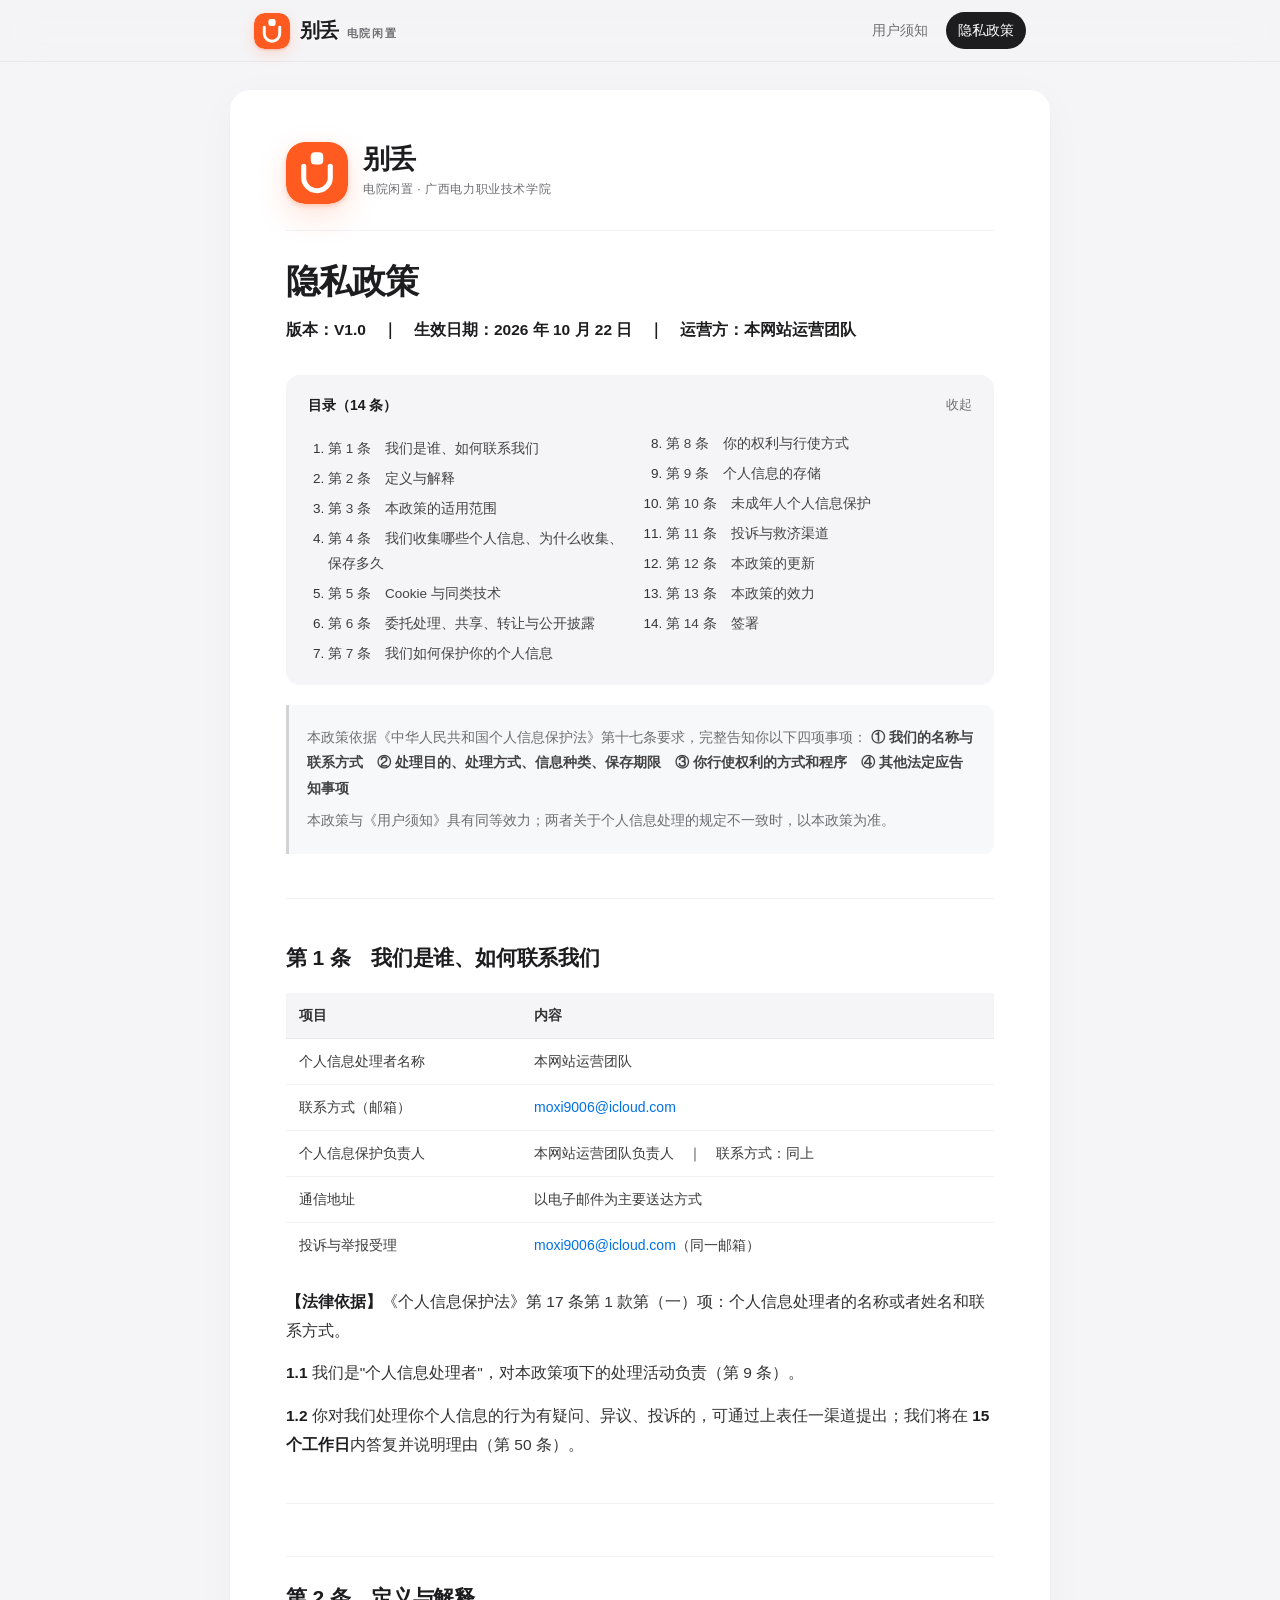
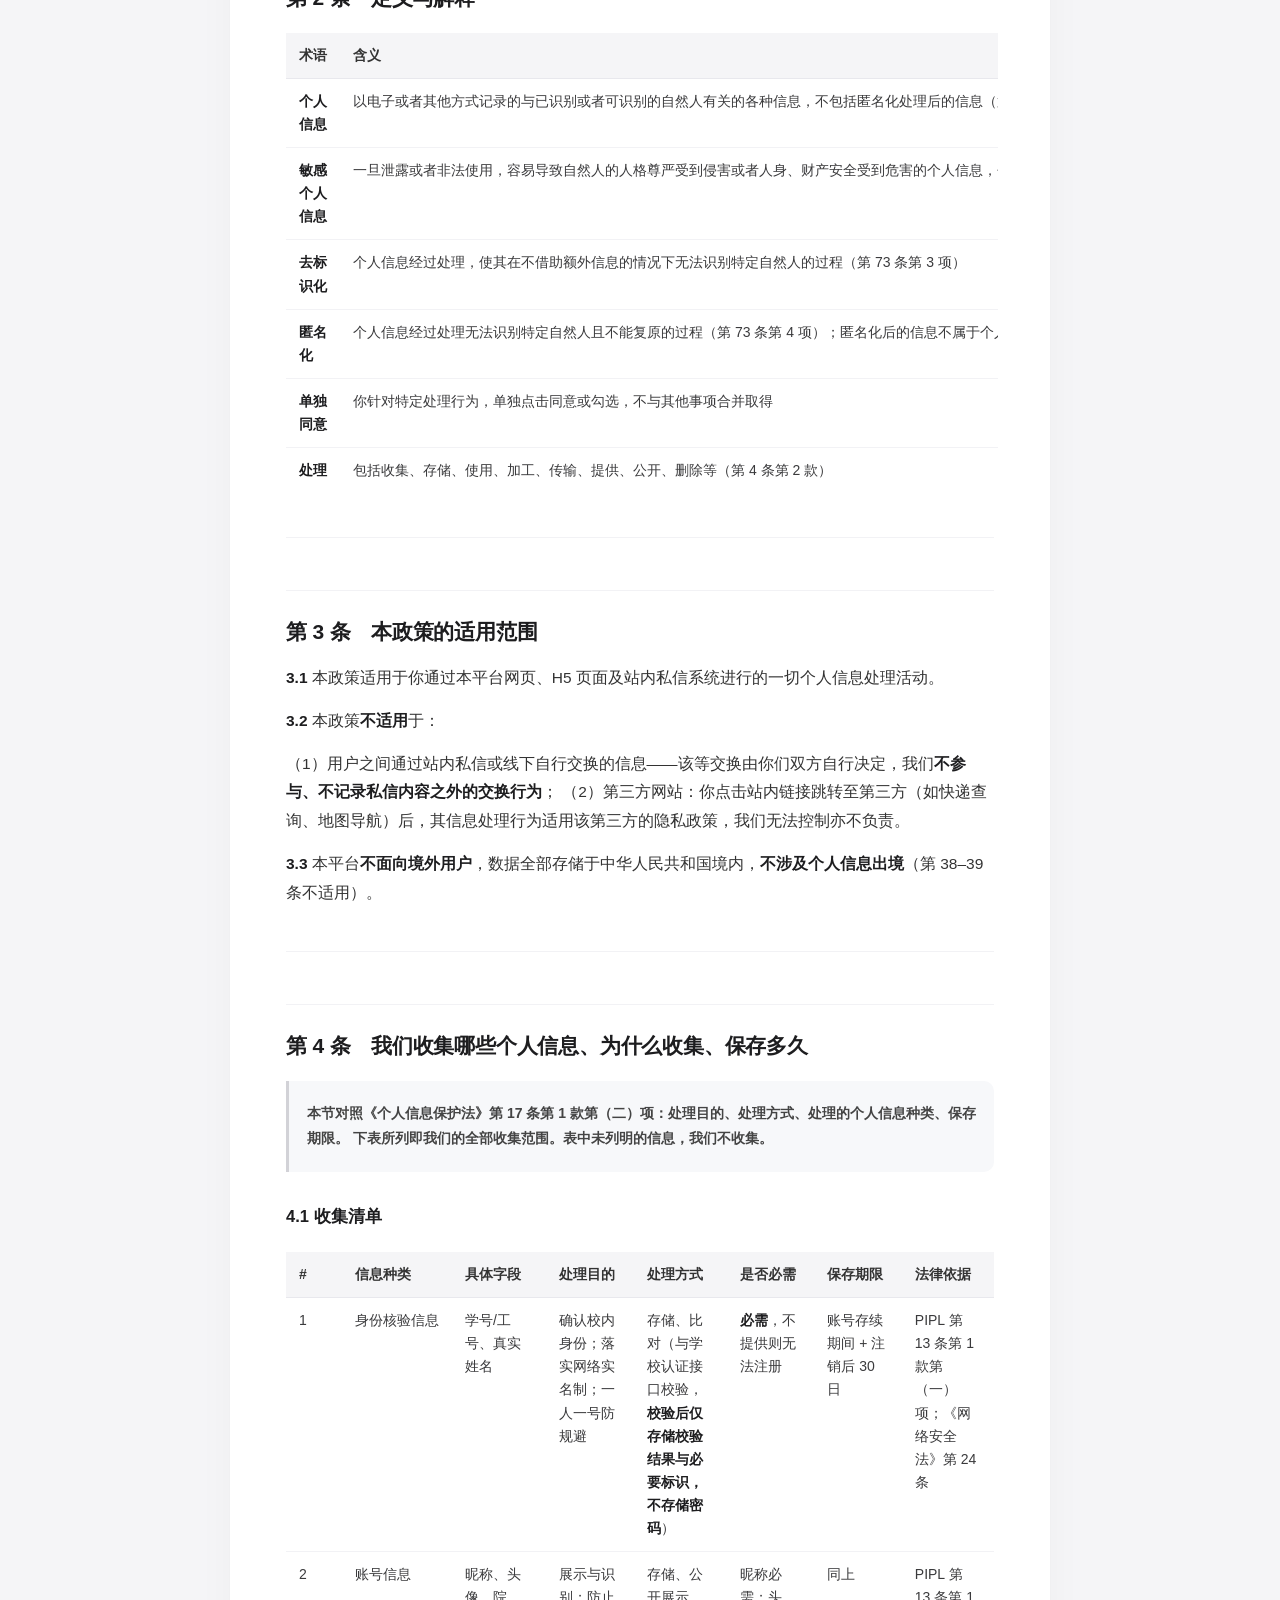
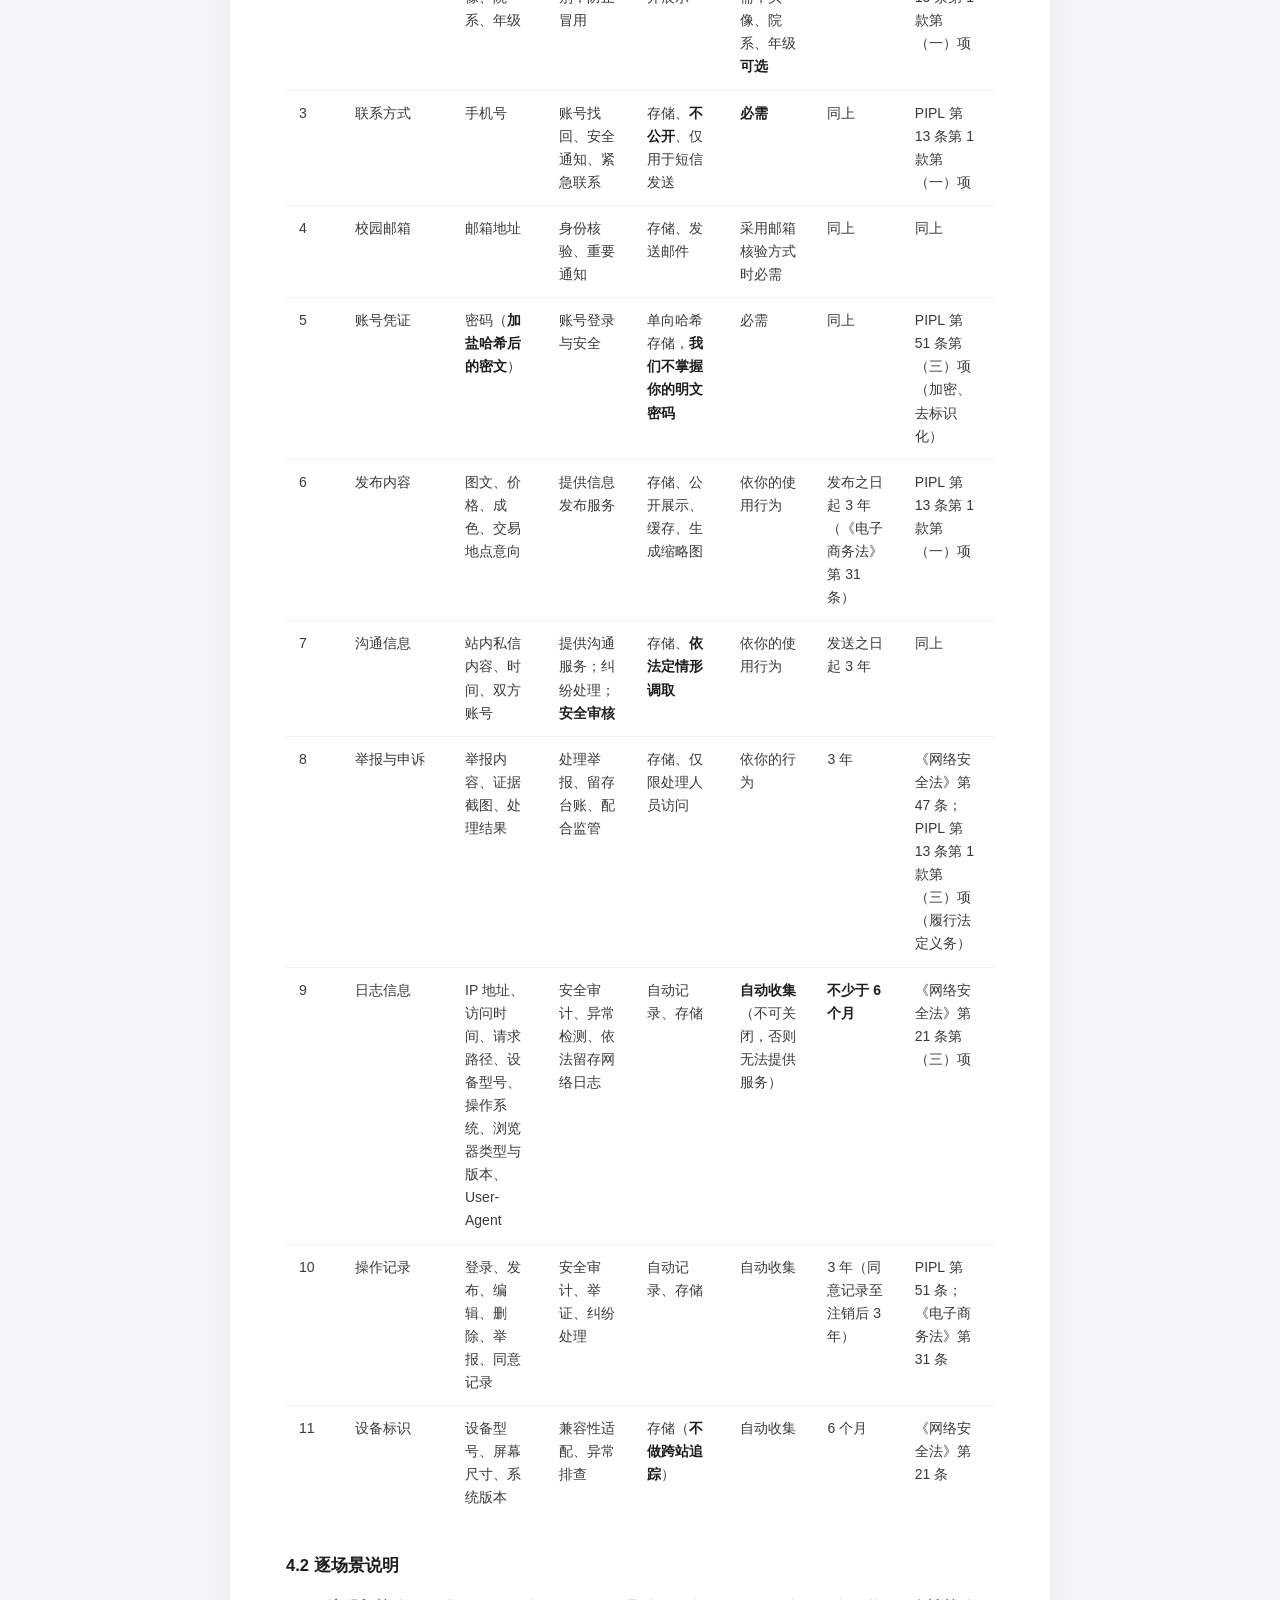
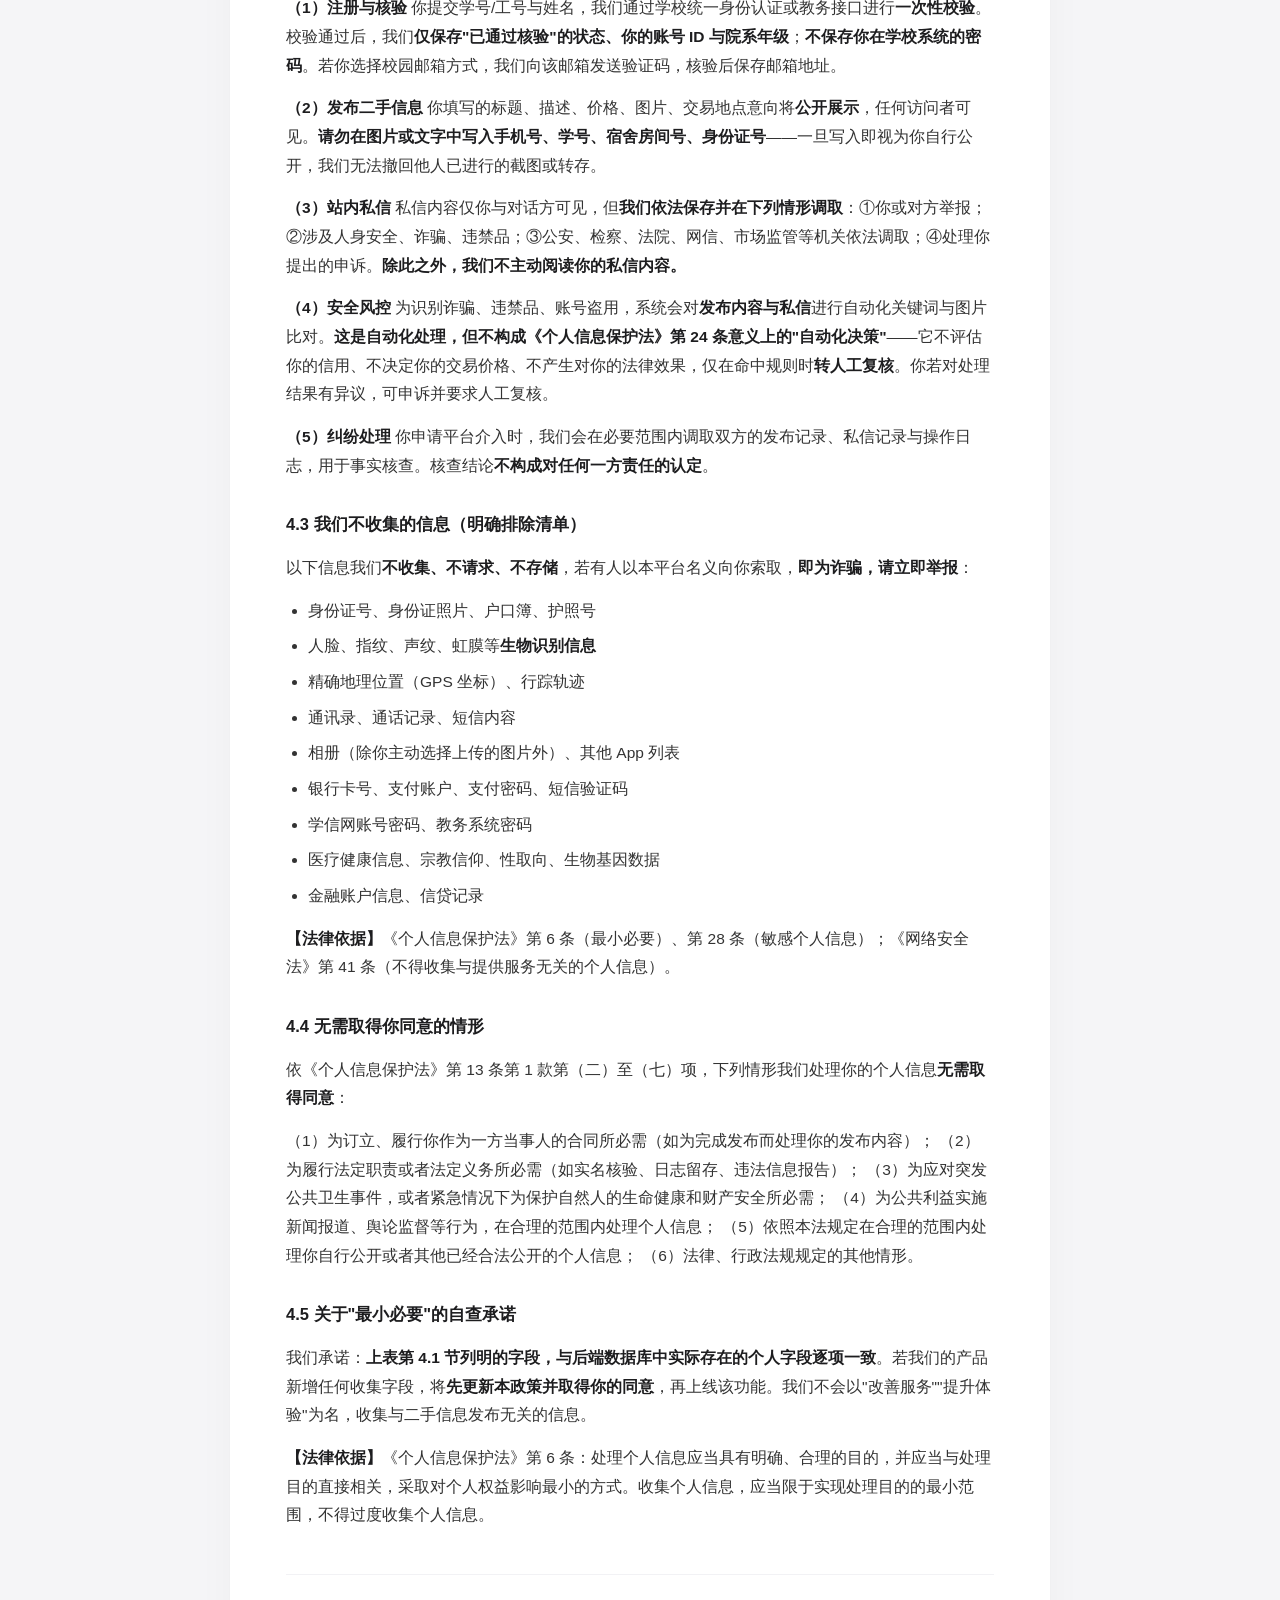
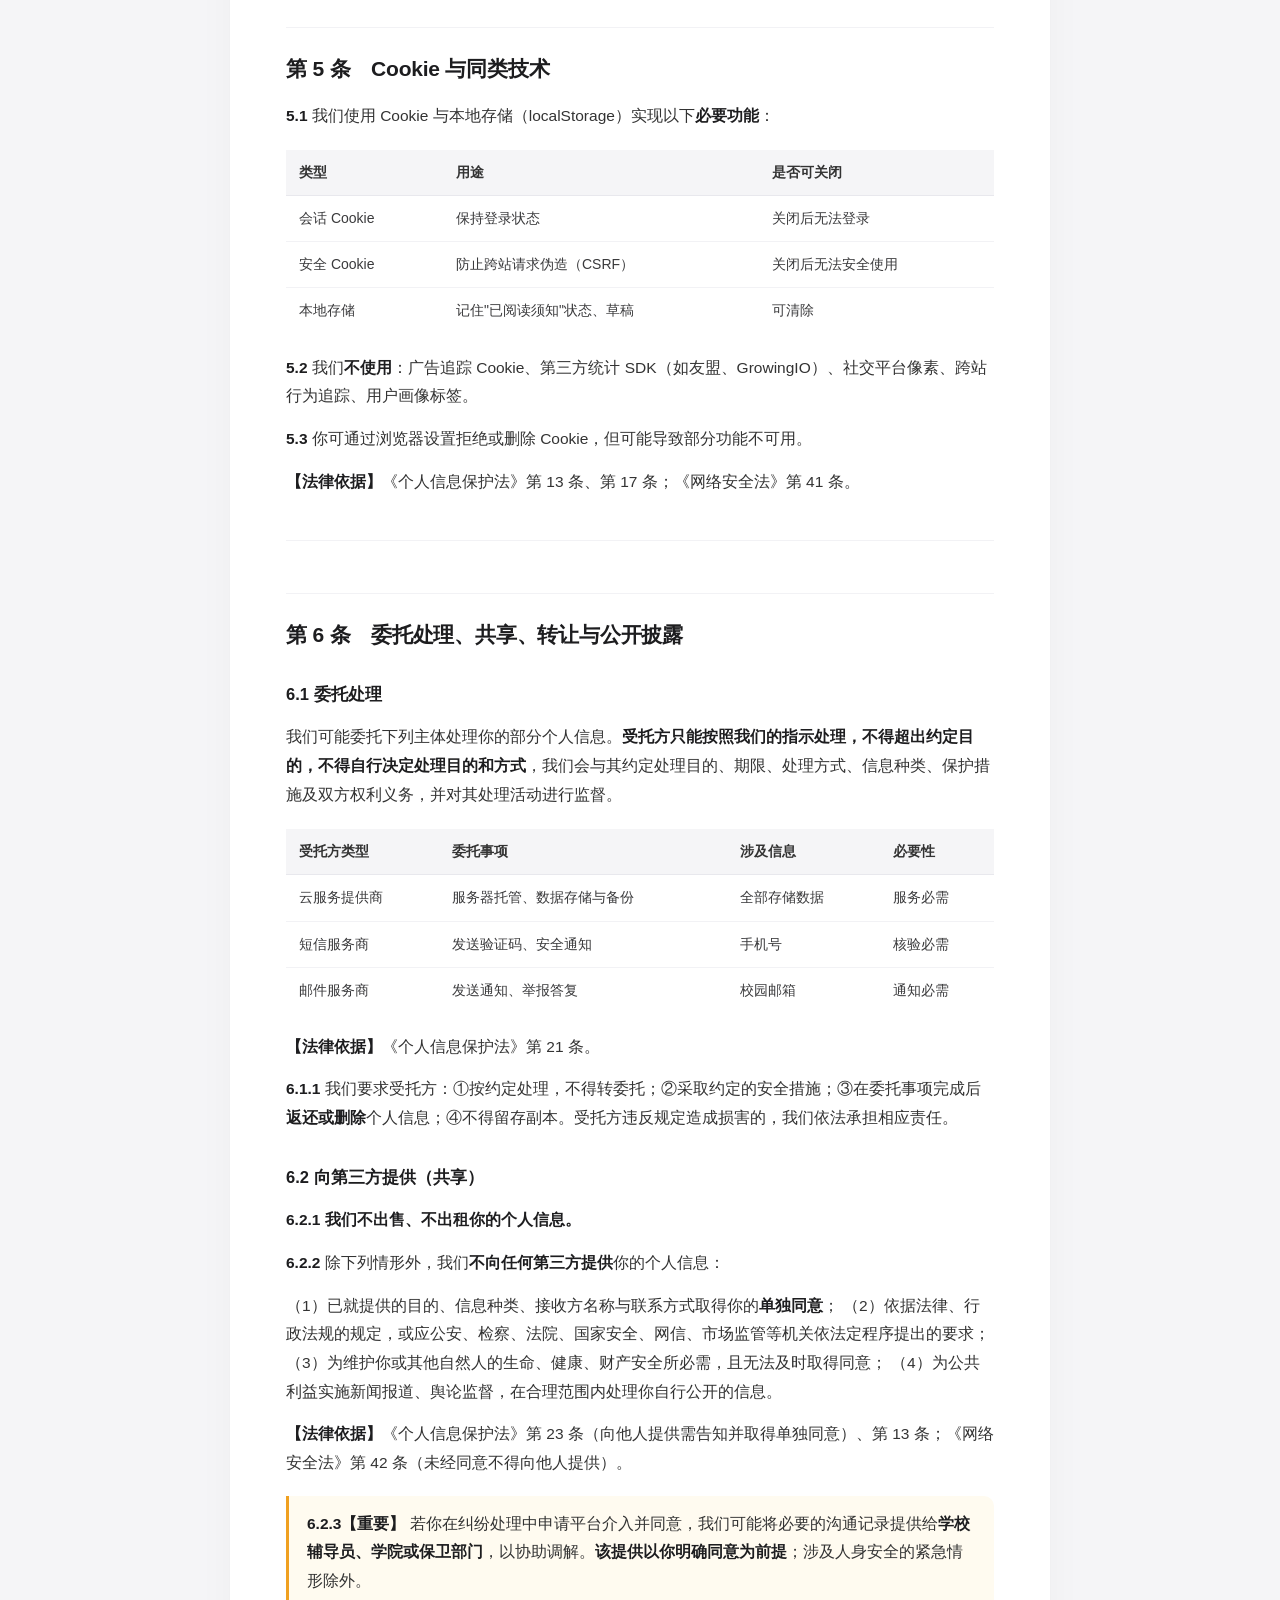
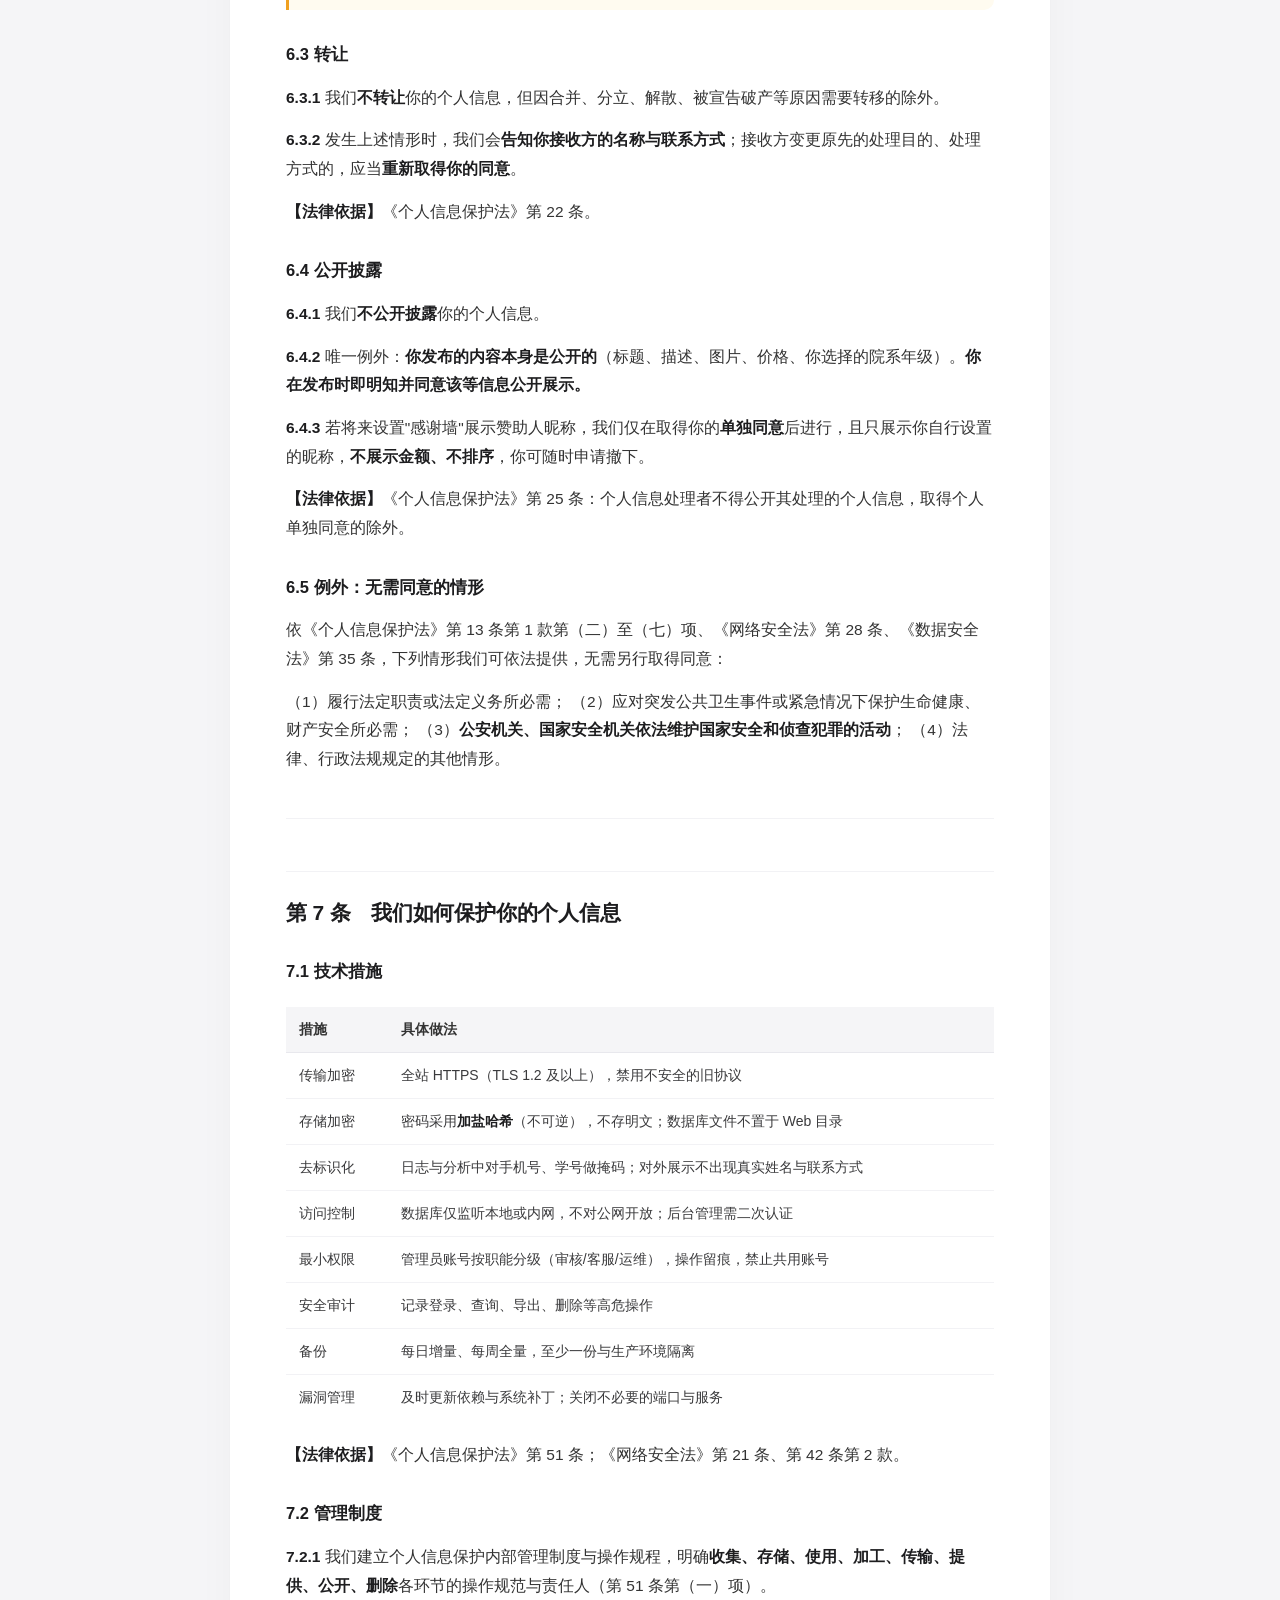
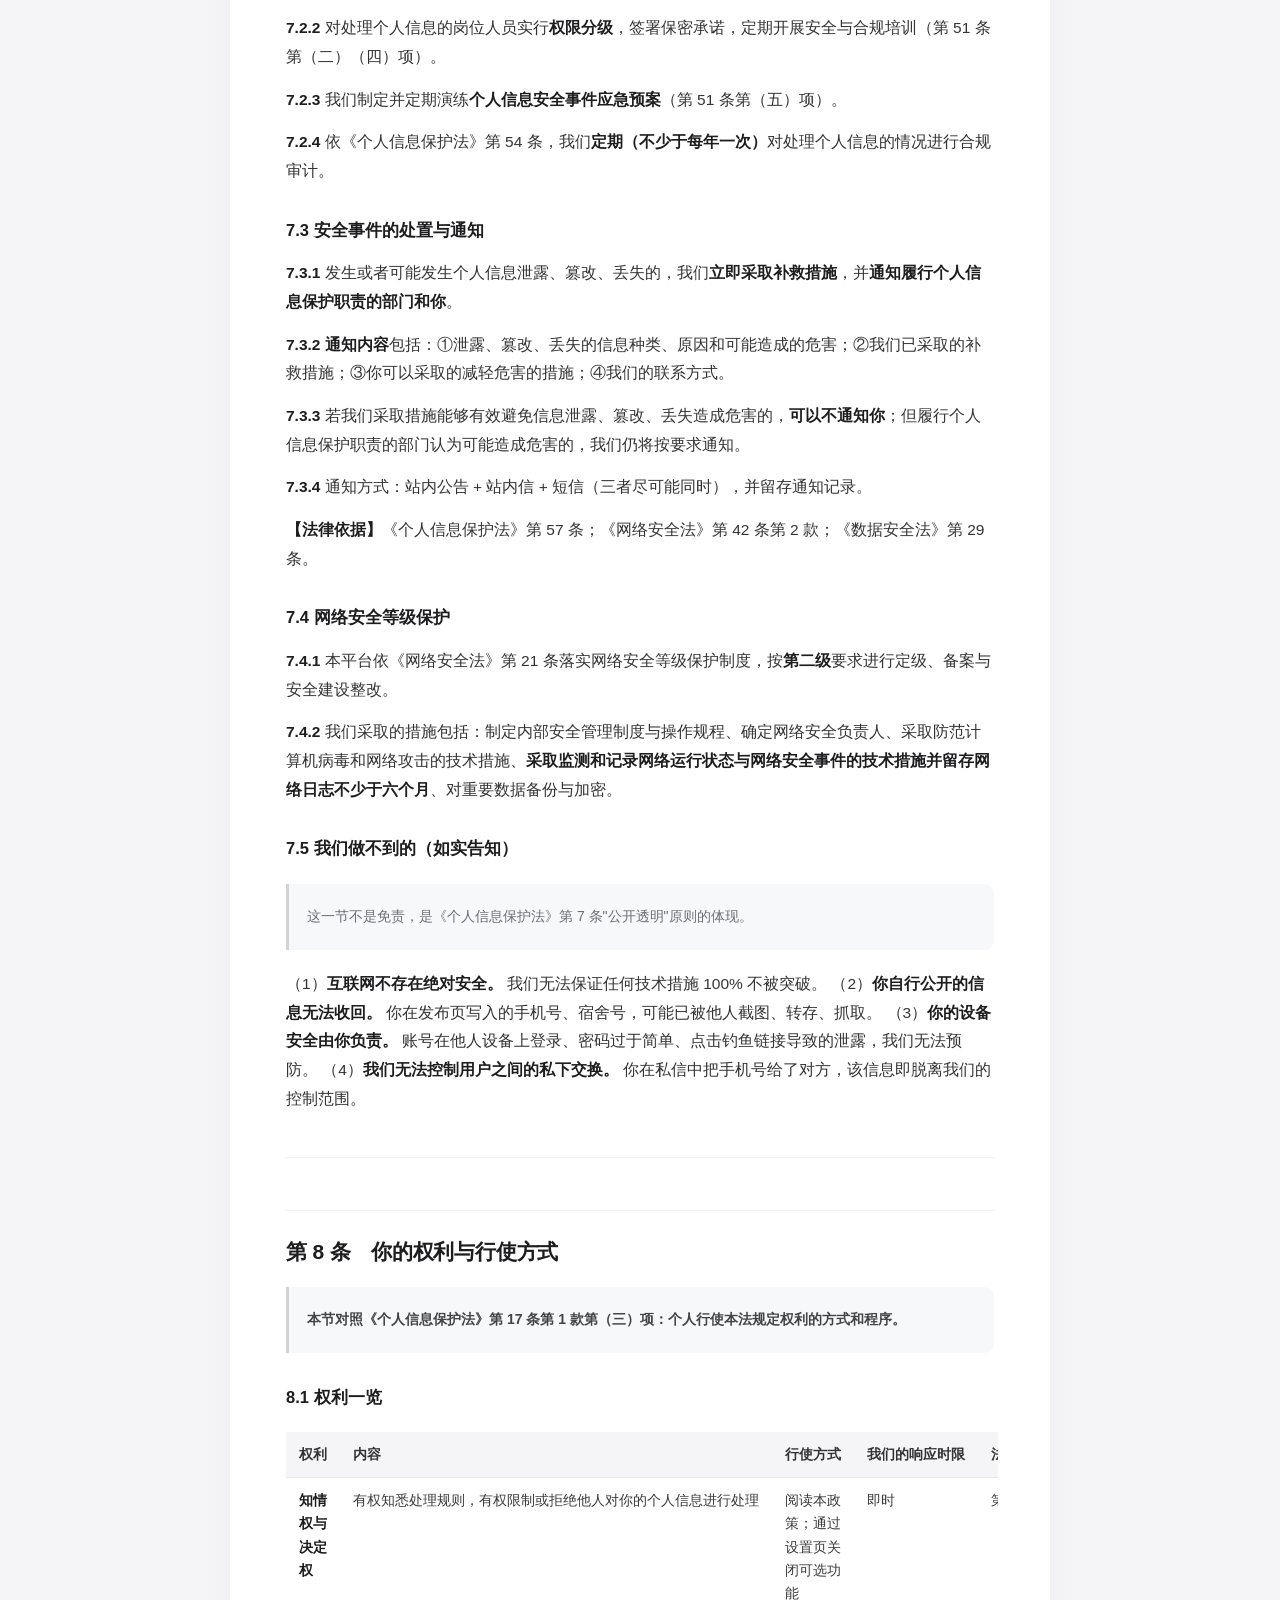
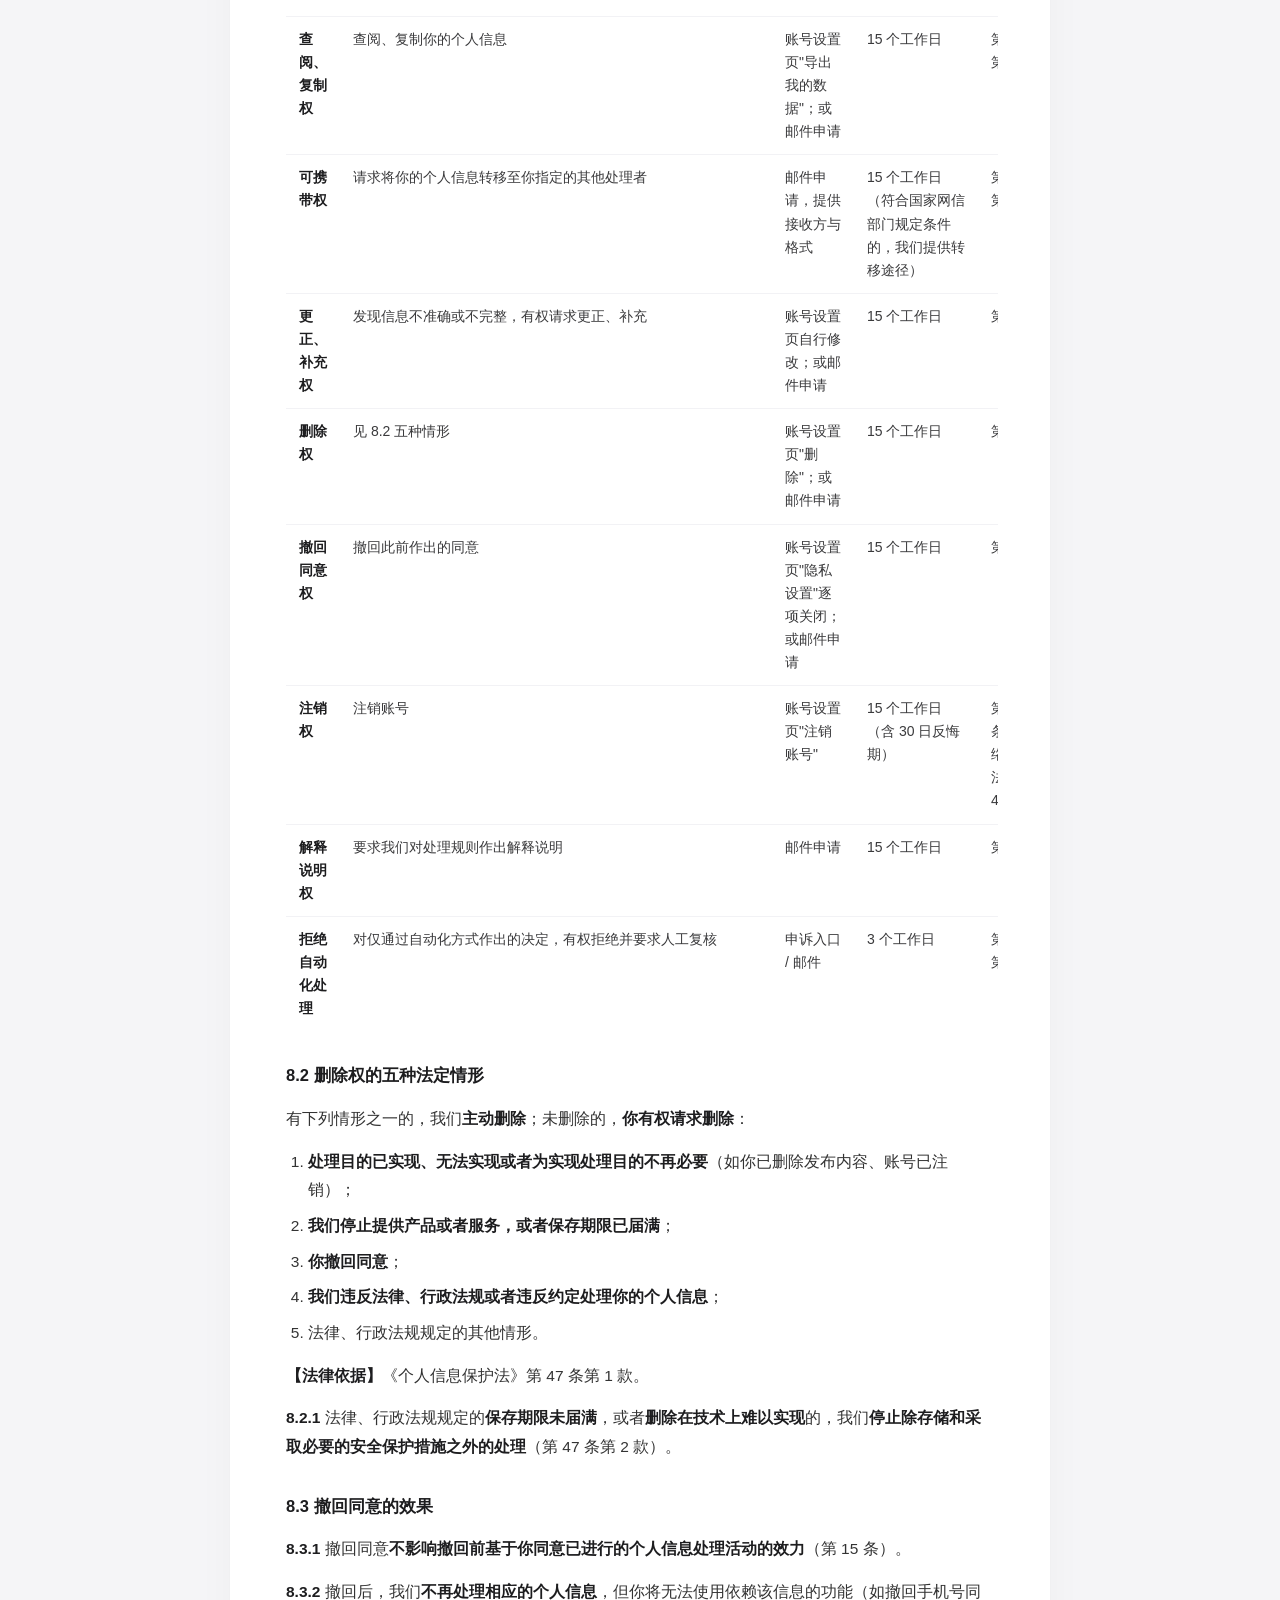
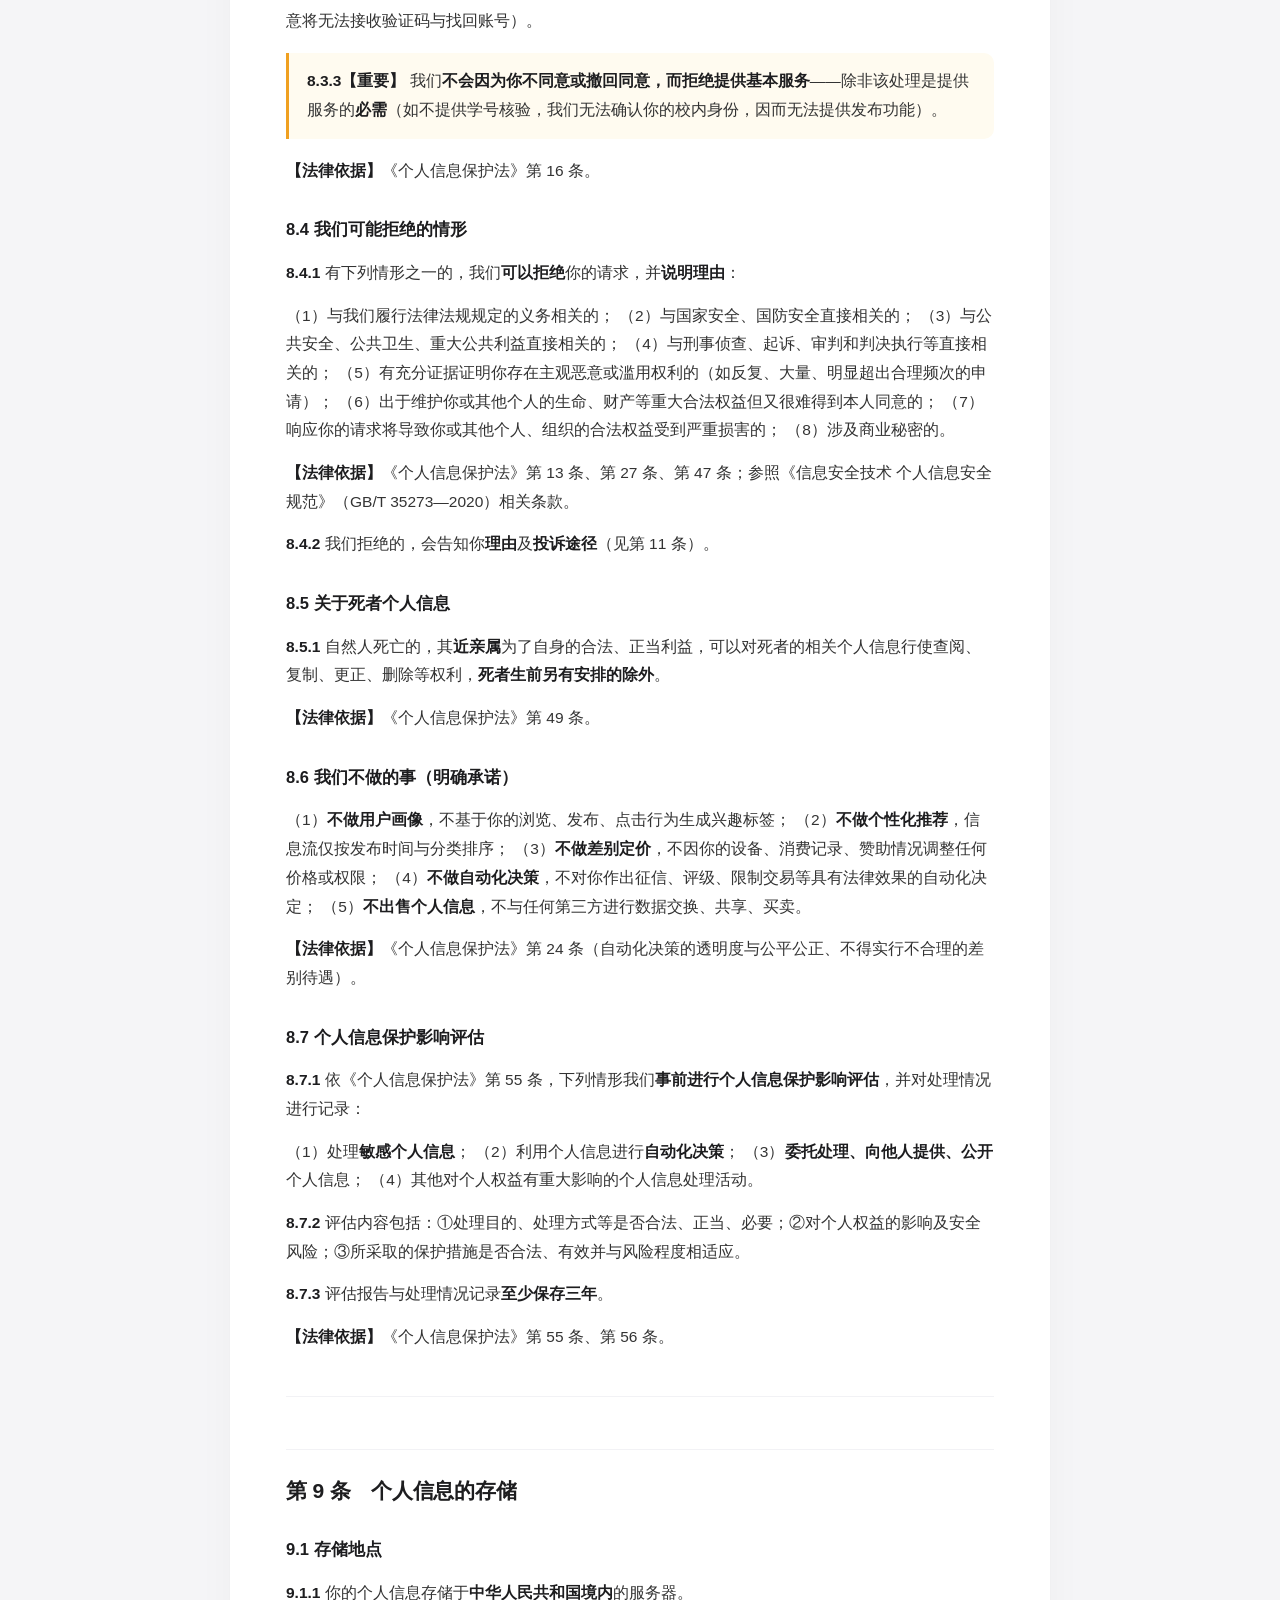
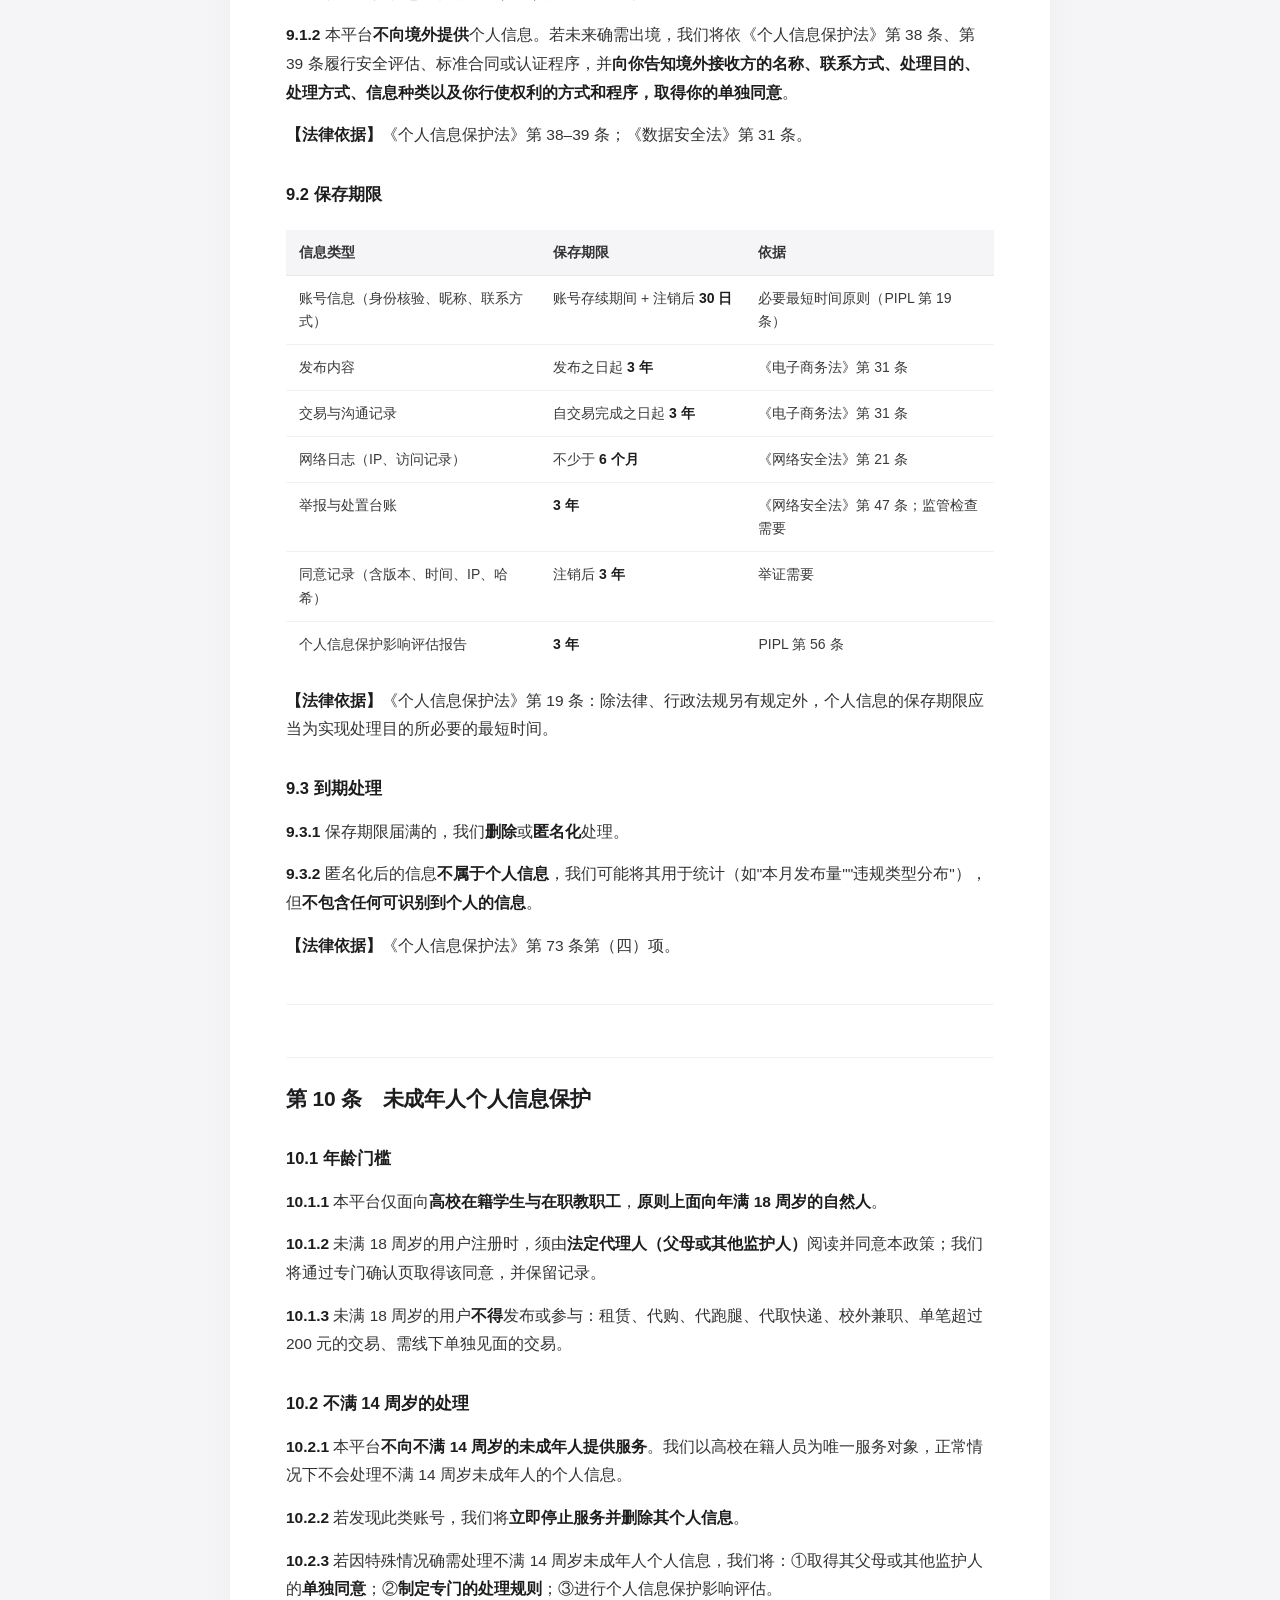
<file: privacy.html>
<!DOCTYPE html>
<html lang="zh-CN">
<head>
<meta charset="utf-8">
<meta name="viewport" content="width=device-width,initial-scale=1,viewport-fit=cover">
<link rel="icon" href="data:image/svg+xml,%3Csvg%20xmlns%3D%22http%3A%2F%2Fwww.w3.org%2F2000%2Fsvg%22%20viewBox%3D%220%200%2056%2056%22%3E%3Crect%20width%3D%2256%22%20height%3D%2256%22%20rx%3D%2213%22%20fill%3D%22%23FF5A1F%22%2F%3E%3Cpath%20d%3D%22M16%2022v10a12%2012%200%200%200%2024%200V22%22%20fill%3D%22none%22%20stroke%3D%22%23fff%22%20stroke-width%3D%224.6%22%20stroke-linecap%3D%22round%22%2F%3E%3Crect%20x%3D%2222.4%22%20y%3D%229.2%22%20width%3D%2211.2%22%20height%3D%2211.2%22%20rx%3D%223.6%22%20fill%3D%22%23fff%22%2F%3E%3C%2Fsvg%3E">
<meta name="theme-color" content="#f5f5f7" media="(prefers-color-scheme:light)">
<meta name="theme-color" content="#000000" media="(prefers-color-scheme:dark)">
<title>隐私政策 · 别丢</title>
<style>
:root{
  --bg:#f5f5f7; --card:#fff; --text:#1d1d1f; --sub:#6e6e73;
  --line:#e8e8ed; --line2:#f2f2f5; --accent:#0071e3;
  --keybg:#fffbf0; --keyline:#f0a020; --notebg:#f7f8fa;
}
*{box-sizing:border-box;-webkit-text-size-adjust:100%}
html{scroll-behavior:smooth}
body{
  margin:0;background:var(--bg);color:var(--text);
  font-family:-apple-system,BlinkMacSystemFont,"SF Pro SC","PingFang SC","Helvetica Neue","Hiragino Sans GB","Microsoft YaHei",sans-serif;
  font-size:16px;line-height:1.8;-webkit-font-smoothing:antialiased;
}
.progress{position:fixed;top:0;left:0;height:2px;width:0;background:var(--accent);z-index:99;transition:width .1s linear}
.top{
  position:sticky;top:0;z-index:50;
  background:rgba(245,245,247,.82);backdrop-filter:saturate(180%) blur(20px);
  -webkit-backdrop-filter:saturate(180%) blur(20px);
  border-bottom:1px solid var(--line);
}
.top-in{max-width:820px;margin:0 auto;padding:12px 24px;display:flex;align-items:center;gap:18px}
nav{display:flex;gap:6px;margin-left:auto}
nav a{
  font-size:14px;color:var(--sub);text-decoration:none;padding:6px 12px;border-radius:999px;
  transition:background .15s,color .15s;white-space:nowrap;
}
nav a:hover{background:rgba(0,0,0,.05);color:var(--text)}
nav a.on{background:var(--text);color:#fff}
.card{
  max-width:820px;margin:28px auto 60px;background:var(--card);
  border-radius:20px;padding:52px 56px 64px;
  box-shadow:0 1px 2px rgba(0,0,0,.04),0 8px 40px rgba(0,0,0,.03);
}
h1,h2,h3,h4,[id]{scroll-margin-top:76px}
.sub-title{font-size:13.5px;font-weight:500;color:var(--sub);letter-spacing:.04em;margin:0 0 10px}
h1{font-size:34px;line-height:1.2;letter-spacing:-.03em;font-weight:650;margin:0 0 14px}
h2{
  font-size:21px;line-height:1.4;font-weight:640;letter-spacing:-.01em;
  margin:52px 0 18px;padding-top:26px;border-top:1px solid var(--line2);
}
h2:first-of-type{border-top:none;padding-top:0;margin-top:36px}
h3{font-size:16.5px;font-weight:640;margin:30px 0 10px}
h4{font-size:15px;font-weight:640;margin:22px 0 8px}
p{margin:14px 0;font-size:15.5px;color:#333;line-height:1.85}
strong{font-weight:640;color:var(--text)}
em{font-style:normal;color:var(--sub)}
a{color:var(--accent);text-decoration:none}
a:hover{text-decoration:underline}
ul,ol{padding-left:22px;margin:14px 0}
li{font-size:15.5px;line-height:1.85;margin:7px 0;color:#333}
li>p{margin:6px 0}
hr{border:none;border-top:1px solid var(--line2);margin:44px 0}
blockquote{
  margin:20px 0;padding:14px 18px;background:var(--notebg);
  border-left:3px solid #d2d2d7;border-radius:0 10px 10px 0;
  color:var(--sub);font-size:14px;line-height:1.75;
}
blockquote p{font-size:14px;color:var(--sub);margin:6px 0}
blockquote strong{color:#444}
.key{
  background:var(--keybg);border-left:3px solid var(--keyline);
  padding:14px 18px;border-radius:0 10px 10px 0;margin:18px 0;
}
.key.wide{padding:16px 20px}
.key p{color:#3a3a3c}
.table-wrap{overflow-x:auto;-webkit-overflow-scrolling:touch;margin:20px -4px;padding:0 4px}
table{
  width:100%;border-collapse:collapse;font-size:14px;line-height:1.65;
  min-width:0;
}
table.wide{min-width:640px}
table.num th:first-child,table.num td:first-child{width:56px}
table.num td:first-child{white-space:nowrap}
th:nth-child(2),td:nth-child(2){white-space:nowrap}
th{
  background:var(--bg);text-align:left;padding:11px 13px;font-weight:640;
  border-bottom:1px solid var(--line);white-space:nowrap;color:#333;
}
td{padding:11px 13px;border-bottom:1px solid var(--line2);vertical-align:top;color:#3a3a3c}
tr:last-child td{border-bottom:none}
tbody tr:hover{background:#fafafa}
.toc{
  margin:30px 0 10px;padding:18px 22px;background:var(--bg);
  border-radius:14px;font-size:14px;
}
.toc summary{cursor:pointer;font-weight:640;color:var(--text);list-style:none;outline:none}
.toc summary::-webkit-details-marker{display:none}
.toc summary::after{content:"展开";float:right;color:var(--sub);font-weight:400;font-size:13px}
.toc[open] summary::after{content:"收起"}
.toc ol{margin:14px 0 0;padding-left:20px;columns:2;column-gap:32px}
.toc li{margin:5px 0;font-size:13.5px;break-inside:avoid}
.toc a{color:#444}
.toc a:hover{color:var(--accent)}
footer{max-width:820px;margin:0 auto 50px;padding:0 24px;color:var(--sub);font-size:12.5px;line-height:1.9;text-align:center}
footer a{color:var(--sub);text-decoration:underline}
.totop{
  position:fixed;right:20px;bottom:28px;width:42px;height:42px;border-radius:50%;
  background:rgba(255,255,255,.92);border:1px solid var(--line);
  box-shadow:0 4px 16px rgba(0,0,0,.08);display:flex;align-items:center;justify-content:center;
  cursor:pointer;opacity:0;pointer-events:none;transition:opacity .25s;z-index:60;
  color:var(--text);font-size:16px;
}
.totop.show{opacity:1;pointer-events:auto}
@media (max-width:680px){
  .card{margin:0;border-radius:0;padding:32px 20px 56px;box-shadow:none}
  h1{font-size:28px}
  h2{font-size:19px;margin-top:42px;padding-top:22px}
  .top-in{padding:10px 16px;gap:10px}
  nav a{font-size:13px;padding:5px 10px}
  .toc ol{columns:1}
  p,li{font-size:15px}
  table{font-size:13px}
  th,td{padding:9px 10px}
  table.wide{display:block;min-width:0;border-collapse:separate}
  table.wide thead{display:none}
  table.wide tbody{display:block}
  table.wide tr{
    display:block;background:var(--card);border:1px solid var(--line);
    border-radius:14px;margin:0 0 12px;padding:8px 14px;
  }
  table.wide td{
    display:block;position:relative;border:none;
    padding:7px 0 7px 96px;font-size:13.5px;line-height:1.68;
  }
  table.wide td::before{
    content:attr(data-label);position:absolute;left:0;top:8px;width:86px;
    color:var(--sub);font-size:12px;line-height:1.6;font-weight:500;
  }
  table.wide td:first-child{font-weight:640}
  table.wide tbody tr:hover{background:var(--card)}
  .totop{right:14px;bottom:20px;width:38px;height:38px}
}
@media (prefers-color-scheme:dark){
  :root{
    --bg:#000;--card:#1c1c1e;--text:#f5f5f7;--sub:#98989d;
    --line:#2c2c2e;--line2:#242426;--keybg:#2a2418;--keyline:#c98a1a;--notebg:#242426;
  }
  .top{background:rgba(0,0,0,.78)}
  p,li,td{color:#d1d1d6}
  th{color:#e5e5ea}
  nav a.on{background:#f5f5f7;color:#000}
  .totop{background:rgba(44,44,46,.92)}
  table{min-width:520px}
  tbody tr:hover{background:#242426}
  .key p{color:#e8e0cc}
  blockquote strong{color:#c7c7cc}
}
@media print{
  :root{--bg:#fff;--card:#fff}
  body{background:#fff}
  .top,.toc,.totop,.progress{display:none!important}
  .card{box-shadow:none;padding:0;margin:0;max-width:none}
  a{color:#000;text-decoration:none}
  h2{break-after:avoid}
  table{min-width:0}
  .table-wrap{overflow:visible}
}

/* ══ 品牌：别丢 ══ */
:root{--brand:#FF5A1F;--brand-ink:#14211C}
.brand{display:flex;align-items:center;gap:10px;text-decoration:none;
  color:var(--text);flex:none;line-height:1}
.brand:hover{text-decoration:none}
.brand .b-logo{width:36px;height:36px;flex:none;border-radius:10.5px;
  box-shadow:0 1px 2px rgba(255,90,31,.3),0 5px 16px rgba(255,90,31,.18)}
.brand .b-tx{display:flex;align-items:baseline;gap:8px}
.brand .b-name{font-size:19.5px;font-weight:750;letter-spacing:-.035em}
.brand .b-sub{font-size:10.5px;font-weight:650;color:var(--sub);
  letter-spacing:.16em;white-space:nowrap}
@media (max-width:520px){.brand .b-sub{display:none}}
.masthead{display:flex;align-items:center;gap:15px;margin:0 0 30px;
  padding:0 0 26px;border-bottom:1px solid var(--line2)}
.masthead .m-logo{width:62px;height:62px;flex:none;border-radius:19px;
  box-shadow:0 2px 5px rgba(255,90,31,.26),0 12px 32px rgba(255,90,31,.16)}
.masthead .m-tx{display:flex;flex-direction:column;gap:6px;min-width:0}
.masthead .m-name{font-size:27px;font-weight:800;letter-spacing:-.045em;line-height:1}
.masthead .m-sub{font-size:12px;color:var(--sub);letter-spacing:.05em;font-weight:500}
.foot-brand{display:flex;align-items:center;justify-content:center;gap:8px;
  margin:0 0 12px;color:var(--text);font-size:13px;font-weight:700;letter-spacing:-.01em}
.foot-brand svg{width:20px;height:20px;border-radius:6.4px}
.foot-brand em{font-style:normal;font-weight:500;color:var(--sub);font-size:12px}
@media (prefers-color-scheme:dark){
  .masthead .m-logo,.brand .b-logo{box-shadow:0 2px 10px rgba(255,90,31,.3)}
}
@media print{.brand .b-logo,.masthead .m-logo{box-shadow:none}}

</style>
</head>
<body>
<div class="progress" id="pg"></div>
<header class="top"><div class="top-in"><a class="brand" href="index.html"><svg class="b-logo" viewBox="0 0 56 56" aria-hidden="true"><rect width="56" height="56" rx="17" fill="#FF5A1F"/><path d="M16 22v10a12 12 0 0 0 24 0V22" fill="none" stroke="#fff" stroke-width="4.6" stroke-linecap="round"/><rect x="22.4" y="9.2" width="11.2" height="11.2" rx="3.6" fill="#fff"/></svg><span class="b-tx"><span class="b-name">别丢</span><span class="b-sub">电院闲置</span></span></a><nav><a href="notice.html" class="">用户须知</a><a href="privacy.html" class="on">隐私政策</a></nav></div></header>
<main class="card">
<div class="masthead"><svg class="m-logo" viewBox="0 0 56 56" aria-hidden="true"><rect width="56" height="56" rx="17" fill="#FF5A1F"/><path d="M16 22v10a12 12 0 0 0 24 0V22" fill="none" stroke="#fff" stroke-width="4.6" stroke-linecap="round"/><rect x="22.4" y="9.2" width="11.2" height="11.2" rx="3.6" fill="#fff"/></svg><div class="m-tx"><span class="m-name">别丢</span><span class="m-sub">电院闲置 · 广西电力职业技术学院</span></div></div><h1>隐私政策</h1>
<p><strong>版本：V1.0　｜　生效日期：2026 年 10 月 22 日　｜　运营方：本网站运营团队</strong></p>
<details class="toc"><summary>目录（14 条）</summary><ol><li><a href="#s0">第 1 条　我们是谁、如何联系我们</a></li><li><a href="#s1">第 2 条　定义与解释</a></li><li><a href="#s2">第 3 条　本政策的适用范围</a></li><li><a href="#s3">第 4 条　我们收集哪些个人信息、为什么收集、保存多久</a></li><li><a href="#s4">第 5 条　Cookie 与同类技术</a></li><li><a href="#s5">第 6 条　委托处理、共享、转让与公开披露</a></li><li><a href="#s6">第 7 条　我们如何保护你的个人信息</a></li><li><a href="#s7">第 8 条　你的权利与行使方式</a></li><li><a href="#s8">第 9 条　个人信息的存储</a></li><li><a href="#s9">第 10 条　未成年人个人信息保护</a></li><li><a href="#s10">第 11 条　投诉与救济渠道</a></li><li><a href="#s11">第 12 条　本政策的更新</a></li><li><a href="#s12">第 13 条　本政策的效力</a></li><li><a href="#s13">第 14 条　签署</a></li></ol></details><blockquote>
<p>本政策依据《中华人民共和国个人信息保护法》第十七条要求，完整告知你以下四项事项：
<strong>① 我们的名称与联系方式　② 处理目的、处理方式、信息种类、保存期限　③ 你行使权利的方式和程序　④ 其他法定应告知事项</strong></p>
<p>本政策与《用户须知》具有同等效力；两者关于个人信息处理的规定不一致时，以本政策为准。</p>
</blockquote>
<hr/>
<h2 id="s0">第 1 条　我们是谁、如何联系我们</h2>
<div class="table-wrap"><table>
<thead>
<tr>
<th>项目</th>
<th>内容</th>
</tr>
</thead>
<tbody>
<tr>
<td>个人信息处理者名称</td>
<td>本网站运营团队</td>
</tr>
<tr>
<td>联系方式（邮箱）</td>
<td><a href="mailto:moxi9006@icloud.com">moxi9006@icloud.com</a></td>
</tr>
<tr>
<td>个人信息保护负责人</td>
<td>本网站运营团队负责人　｜　联系方式：同上</td>
</tr>
<tr>
<td>通信地址</td>
<td>以电子邮件为主要送达方式</td>
</tr>
<tr>
<td>投诉与举报受理</td>
<td><a href="mailto:moxi9006@icloud.com">moxi9006@icloud.com</a>（同一邮箱）</td>
</tr>
</tbody>
</table></div>
<p><strong>【法律依据】</strong>《个人信息保护法》第 17 条第 1 款第（一）项：个人信息处理者的名称或者姓名和联系方式。</p>
<p><strong>1.1</strong> 我们是"个人信息处理者"，对本政策项下的处理活动负责（第 9 条）。</p>
<p><strong>1.2</strong> 你对我们处理你个人信息的行为有疑问、异议、投诉的，可通过上表任一渠道提出；我们将在 <strong>15 个工作日</strong>内答复并说明理由（第 50 条）。</p>
<hr/>
<h2 id="s1">第 2 条　定义与解释</h2>
<div class="table-wrap"><table>
<thead>
<tr>
<th>术语</th>
<th>含义</th>
</tr>
</thead>
<tbody>
<tr>
<td><strong>个人信息</strong></td>
<td>以电子或者其他方式记录的与已识别或者可识别的自然人有关的各种信息，不包括匿名化处理后的信息（第 4 条第 1 款）</td>
</tr>
<tr>
<td><strong>敏感个人信息</strong></td>
<td>一旦泄露或者非法使用，容易导致自然人的人格尊严受到侵害或者人身、财产安全受到危害的个人信息，包括生物识别、宗教信仰、特定身份、医疗健康、金融账户、行踪轨迹等信息，以及不满十四周岁未成年人的个人信息（第 28 条）</td>
</tr>
<tr>
<td><strong>去标识化</strong></td>
<td>个人信息经过处理，使其在不借助额外信息的情况下无法识别特定自然人的过程（第 73 条第 3 项）</td>
</tr>
<tr>
<td><strong>匿名化</strong></td>
<td>个人信息经过处理无法识别特定自然人且不能复原的过程（第 73 条第 4 项）；匿名化后的信息不属于个人信息</td>
</tr>
<tr>
<td><strong>单独同意</strong></td>
<td>你针对特定处理行为，单独点击同意或勾选，不与其他事项合并取得</td>
</tr>
<tr>
<td><strong>处理</strong></td>
<td>包括收集、存储、使用、加工、传输、提供、公开、删除等（第 4 条第 2 款）</td>
</tr>
</tbody>
</table></div>
<hr/>
<h2 id="s2">第 3 条　本政策的适用范围</h2>
<p><strong>3.1</strong> 本政策适用于你通过本平台网页、H5 页面及站内私信系统进行的一切个人信息处理活动。</p>
<p><strong>3.2</strong> 本政策<strong>不适用</strong>于：</p>
<p>（1）用户之间通过站内私信或线下自行交换的信息——该等交换由你们双方自行决定，我们<strong>不参与、不记录私信内容之外的交换行为</strong>；
（2）第三方网站：你点击站内链接跳转至第三方（如快递查询、地图导航）后，其信息处理行为适用该第三方的隐私政策，我们无法控制亦不负责。</p>
<p><strong>3.3</strong> 本平台<strong>不面向境外用户</strong>，数据全部存储于中华人民共和国境内，<strong>不涉及个人信息出境</strong>（第 38–39 条不适用）。</p>
<hr/>
<h2 id="s3">第 4 条　我们收集哪些个人信息、为什么收集、保存多久</h2>
<blockquote>
<p><strong>本节对照《个人信息保护法》第 17 条第 1 款第（二）项：处理目的、处理方式、处理的个人信息种类、保存期限。</strong>
<strong>下表所列即我们的全部收集范围。表中未列明的信息，我们不收集。</strong></p>
</blockquote>
<h3>4.1 收集清单</h3>
<div class="table-wrap"><table class="wide num">
<thead>
<tr>
<th>#</th>
<th>信息种类</th>
<th>具体字段</th>
<th>处理目的</th>
<th>处理方式</th>
<th>是否必需</th>
<th>保存期限</th>
<th>法律依据</th>
</tr>
</thead>
<tbody>
<tr>
<td data-label="#">1</td>
<td data-label="信息种类">身份核验信息</td>
<td data-label="具体字段">学号/工号、真实姓名</td>
<td data-label="处理目的">确认校内身份；落实网络实名制；一人一号防规避</td>
<td data-label="处理方式">存储、比对（与学校认证接口校验，<strong>校验后仅存储校验结果与必要标识，不存储密码</strong>）</td>
<td data-label="是否必需"><strong>必需</strong>，不提供则无法注册</td>
<td data-label="保存期限">账号存续期间 + 注销后 30 日</td>
<td data-label="法律依据">PIPL 第 13 条第 1 款第（一）项；《网络安全法》第 24 条</td>
</tr>
<tr>
<td data-label="#">2</td>
<td data-label="信息种类">账号信息</td>
<td data-label="具体字段">昵称、头像、院系、年级</td>
<td data-label="处理目的">展示与识别；防止冒用</td>
<td data-label="处理方式">存储、公开展示</td>
<td data-label="是否必需">昵称必需；头像、院系、年级<strong>可选</strong></td>
<td data-label="保存期限">同上</td>
<td data-label="法律依据">PIPL 第 13 条第 1 款第（一）项</td>
</tr>
<tr>
<td data-label="#">3</td>
<td data-label="信息种类">联系方式</td>
<td data-label="具体字段">手机号</td>
<td data-label="处理目的">账号找回、安全通知、紧急联系</td>
<td data-label="处理方式">存储、<strong>不公开</strong>、仅用于短信发送</td>
<td data-label="是否必需"><strong>必需</strong></td>
<td data-label="保存期限">同上</td>
<td data-label="法律依据">PIPL 第 13 条第 1 款第（一）项</td>
</tr>
<tr>
<td data-label="#">4</td>
<td data-label="信息种类">校园邮箱</td>
<td data-label="具体字段">邮箱地址</td>
<td data-label="处理目的">身份核验、重要通知</td>
<td data-label="处理方式">存储、发送邮件</td>
<td data-label="是否必需">采用邮箱核验方式时必需</td>
<td data-label="保存期限">同上</td>
<td data-label="法律依据">同上</td>
</tr>
<tr>
<td data-label="#">5</td>
<td data-label="信息种类">账号凭证</td>
<td data-label="具体字段">密码（<strong>加盐哈希后的密文</strong>）</td>
<td data-label="处理目的">账号登录与安全</td>
<td data-label="处理方式">单向哈希存储，<strong>我们不掌握你的明文密码</strong></td>
<td data-label="是否必需">必需</td>
<td data-label="保存期限">同上</td>
<td data-label="法律依据">PIPL 第 51 条第（三）项（加密、去标识化）</td>
</tr>
<tr>
<td data-label="#">6</td>
<td data-label="信息种类">发布内容</td>
<td data-label="具体字段">图文、价格、成色、交易地点意向</td>
<td data-label="处理目的">提供信息发布服务</td>
<td data-label="处理方式">存储、公开展示、缓存、生成缩略图</td>
<td data-label="是否必需">依你的使用行为</td>
<td data-label="保存期限">发布之日起 3 年（《电子商务法》第 31 条）</td>
<td data-label="法律依据">PIPL 第 13 条第 1 款第（一）项</td>
</tr>
<tr>
<td data-label="#">7</td>
<td data-label="信息种类">沟通信息</td>
<td data-label="具体字段">站内私信内容、时间、双方账号</td>
<td data-label="处理目的">提供沟通服务；纠纷处理；<strong>安全审核</strong></td>
<td data-label="处理方式">存储、<strong>依法定情形调取</strong></td>
<td data-label="是否必需">依你的使用行为</td>
<td data-label="保存期限">发送之日起 3 年</td>
<td data-label="法律依据">同上</td>
</tr>
<tr>
<td data-label="#">8</td>
<td data-label="信息种类">举报与申诉</td>
<td data-label="具体字段">举报内容、证据截图、处理结果</td>
<td data-label="处理目的">处理举报、留存台账、配合监管</td>
<td data-label="处理方式">存储、仅限处理人员访问</td>
<td data-label="是否必需">依你的行为</td>
<td data-label="保存期限">3 年</td>
<td data-label="法律依据">《网络安全法》第 47 条；PIPL 第 13 条第 1 款第（三）项（履行法定义务）</td>
</tr>
<tr>
<td data-label="#">9</td>
<td data-label="信息种类">日志信息</td>
<td data-label="具体字段">IP 地址、访问时间、请求路径、设备型号、操作系统、浏览器类型与版本、User-Agent</td>
<td data-label="处理目的">安全审计、异常检测、依法留存网络日志</td>
<td data-label="处理方式">自动记录、存储</td>
<td data-label="是否必需"><strong>自动收集</strong>（不可关闭，否则无法提供服务）</td>
<td data-label="保存期限"><strong>不少于 6 个月</strong></td>
<td data-label="法律依据">《网络安全法》第 21 条第（三）项</td>
</tr>
<tr>
<td data-label="#">10</td>
<td data-label="信息种类">操作记录</td>
<td data-label="具体字段">登录、发布、编辑、删除、举报、同意记录</td>
<td data-label="处理目的">安全审计、举证、纠纷处理</td>
<td data-label="处理方式">自动记录、存储</td>
<td data-label="是否必需">自动收集</td>
<td data-label="保存期限">3 年（同意记录至注销后 3 年）</td>
<td data-label="法律依据">PIPL 第 51 条；《电子商务法》第 31 条</td>
</tr>
<tr>
<td data-label="#">11</td>
<td data-label="信息种类">设备标识</td>
<td data-label="具体字段">设备型号、屏幕尺寸、系统版本</td>
<td data-label="处理目的">兼容性适配、异常排查</td>
<td data-label="处理方式">存储（<strong>不做跨站追踪</strong>）</td>
<td data-label="是否必需">自动收集</td>
<td data-label="保存期限">6 个月</td>
<td data-label="法律依据">《网络安全法》第 21 条</td>
</tr>
</tbody>
</table></div>
<h3>4.2 逐场景说明</h3>
<p><strong>（1）注册与核验</strong>
你提交学号/工号与姓名，我们通过学校统一身份认证或教务接口进行<strong>一次性校验</strong>。校验通过后，我们<strong>仅保存"已通过核验"的状态、你的账号 ID 与院系年级</strong>；<strong>不保存你在学校系统的密码</strong>。若你选择校园邮箱方式，我们向该邮箱发送验证码，核验后保存邮箱地址。</p>
<p><strong>（2）发布二手信息</strong>
你填写的标题、描述、价格、图片、交易地点意向将<strong>公开展示</strong>，任何访问者可见。<strong>请勿在图片或文字中写入手机号、学号、宿舍房间号、身份证号</strong>——一旦写入即视为你自行公开，我们无法撤回他人已进行的截图或转存。</p>
<p><strong>（3）站内私信</strong>
私信内容仅你与对话方可见，但<strong>我们依法保存并在下列情形调取</strong>：①你或对方举报；②涉及人身安全、诈骗、违禁品；③公安、检察、法院、网信、市场监管等机关依法调取；④处理你提出的申诉。<strong>除此之外，我们不主动阅读你的私信内容。</strong></p>
<p><strong>（4）安全风控</strong>
为识别诈骗、违禁品、账号盗用，系统会对<strong>发布内容与私信</strong>进行自动化关键词与图片比对。<strong>这是自动化处理，但不构成《个人信息保护法》第 24 条意义上的"自动化决策"</strong>——它不评估你的信用、不决定你的交易价格、不产生对你的法律效果，仅在命中规则时<strong>转人工复核</strong>。你若对处理结果有异议，可申诉并要求人工复核。</p>
<p><strong>（5）纠纷处理</strong>
你申请平台介入时，我们会在必要范围内调取双方的发布记录、私信记录与操作日志，用于事实核查。核查结论<strong>不构成对任何一方责任的认定</strong>。</p>
<h3>4.3 我们<strong>不收集</strong>的信息（明确排除清单）</h3>
<p>以下信息我们<strong>不收集、不请求、不存储</strong>，若有人以本平台名义向你索取，<strong>即为诈骗，请立即举报</strong>：</p>
<ul>
<li>身份证号、身份证照片、户口簿、护照号</li>
<li>人脸、指纹、声纹、虹膜等<strong>生物识别信息</strong></li>
<li>精确地理位置（GPS 坐标）、行踪轨迹</li>
<li>通讯录、通话记录、短信内容</li>
<li>相册（除你主动选择上传的图片外）、其他 App 列表</li>
<li>银行卡号、支付账户、支付密码、短信验证码</li>
<li>学信网账号密码、教务系统密码</li>
<li>医疗健康信息、宗教信仰、性取向、生物基因数据</li>
<li>金融账户信息、信贷记录</li>
</ul>
<p><strong>【法律依据】</strong>《个人信息保护法》第 6 条（最小必要）、第 28 条（敏感个人信息）；《网络安全法》第 41 条（不得收集与提供服务无关的个人信息）。</p>
<h3>4.4 无需取得你同意的情形</h3>
<p>依《个人信息保护法》第 13 条第 1 款第（二）至（七）项，下列情形我们处理你的个人信息<strong>无需取得同意</strong>：</p>
<p>（1）为订立、履行你作为一方当事人的合同所必需（如为完成发布而处理你的发布内容）；
（2）为履行法定职责或者法定义务所必需（如实名核验、日志留存、违法信息报告）；
（3）为应对突发公共卫生事件，或者紧急情况下为保护自然人的生命健康和财产安全所必需；
（4）为公共利益实施新闻报道、舆论监督等行为，在合理的范围内处理个人信息；
（5）依照本法规定在合理的范围内处理你自行公开或者其他已经合法公开的个人信息；
（6）法律、行政法规规定的其他情形。</p>
<h3>4.5 关于"最小必要"的自查承诺</h3>
<p>我们承诺：<strong>上表第 4.1 节列明的字段，与后端数据库中实际存在的个人字段逐项一致</strong>。若我们的产品新增任何收集字段，将<strong>先更新本政策并取得你的同意</strong>，再上线该功能。我们不会以"改善服务""提升体验"为名，收集与二手信息发布无关的信息。</p>
<p><strong>【法律依据】</strong>《个人信息保护法》第 6 条：处理个人信息应当具有明确、合理的目的，并应当与处理目的直接相关，采取对个人权益影响最小的方式。收集个人信息，应当限于实现处理目的的最小范围，不得过度收集个人信息。</p>
<hr/>
<h2 id="s4">第 5 条　Cookie 与同类技术</h2>
<p><strong>5.1</strong> 我们使用 Cookie 与本地存储（localStorage）实现以下<strong>必要功能</strong>：</p>
<div class="table-wrap"><table>
<thead>
<tr>
<th>类型</th>
<th>用途</th>
<th>是否可关闭</th>
</tr>
</thead>
<tbody>
<tr>
<td>会话 Cookie</td>
<td>保持登录状态</td>
<td>关闭后无法登录</td>
</tr>
<tr>
<td>安全 Cookie</td>
<td>防止跨站请求伪造（CSRF）</td>
<td>关闭后无法安全使用</td>
</tr>
<tr>
<td>本地存储</td>
<td>记住"已阅读须知"状态、草稿</td>
<td>可清除</td>
</tr>
</tbody>
</table></div>
<p><strong>5.2</strong> 我们<strong>不使用</strong>：广告追踪 Cookie、第三方统计 SDK（如友盟、GrowingIO）、社交平台像素、跨站行为追踪、用户画像标签。</p>
<p><strong>5.3</strong> 你可通过浏览器设置拒绝或删除 Cookie，但可能导致部分功能不可用。</p>
<p><strong>【法律依据】</strong>《个人信息保护法》第 13 条、第 17 条；《网络安全法》第 41 条。</p>
<hr/>
<h2 id="s5">第 6 条　委托处理、共享、转让与公开披露</h2>
<h3>6.1 委托处理</h3>
<p>我们可能委托下列主体处理你的部分个人信息。<strong>受托方只能按照我们的指示处理，不得超出约定目的，不得自行决定处理目的和方式</strong>，我们会与其约定处理目的、期限、处理方式、信息种类、保护措施及双方权利义务，并对其处理活动进行监督。</p>
<div class="table-wrap"><table class="wide">
<thead>
<tr>
<th>受托方类型</th>
<th>委托事项</th>
<th>涉及信息</th>
<th>必要性</th>
</tr>
</thead>
<tbody>
<tr>
<td>云服务提供商</td>
<td>服务器托管、数据存储与备份</td>
<td>全部存储数据</td>
<td>服务必需</td>
</tr>
<tr>
<td>短信服务商</td>
<td>发送验证码、安全通知</td>
<td>手机号</td>
<td>核验必需</td>
</tr>
<tr>
<td>邮件服务商</td>
<td>发送通知、举报答复</td>
<td>校园邮箱</td>
<td>通知必需</td>
</tr>
</tbody>
</table></div>
<p><strong>【法律依据】</strong>《个人信息保护法》第 21 条。</p>
<p><strong>6.1.1</strong> 我们要求受托方：①按约定处理，不得转委托；②采取约定的安全措施；③在委托事项完成后<strong>返还或删除</strong>个人信息；④不得留存副本。受托方违反规定造成损害的，我们依法承担相应责任。</p>
<h3>6.2 向第三方提供（共享）</h3>
<p><strong>6.2.1 我们不出售、不出租你的个人信息。</strong></p>
<p><strong>6.2.2</strong> 除下列情形外，我们<strong>不向任何第三方提供</strong>你的个人信息：</p>
<p>（1）已就提供的目的、信息种类、接收方名称与联系方式取得你的<strong>单独同意</strong>；
（2）依据法律、行政法规的规定，或应公安、检察、法院、国家安全、网信、市场监管等机关依法定程序提出的要求；
（3）为维护你或其他自然人的生命、健康、财产安全所必需，且无法及时取得同意；
（4）为公共利益实施新闻报道、舆论监督，在合理范围内处理你自行公开的信息。</p>
<p><strong>【法律依据】</strong>《个人信息保护法》第 23 条（向他人提供需告知并取得单独同意）、第 13 条；《网络安全法》第 42 条（未经同意不得向他人提供）。</p>
<p class="key"><strong>6.2.3【重要】</strong> 若你在纠纷处理中申请平台介入并同意，我们可能将必要的沟通记录提供给<strong>学校辅导员、学院或保卫部门</strong>，以协助调解。<strong>该提供以你明确同意为前提</strong>；涉及人身安全的紧急情形除外。</p>
<h3>6.3 转让</h3>
<p><strong>6.3.1</strong> 我们<strong>不转让</strong>你的个人信息，但因合并、分立、解散、被宣告破产等原因需要转移的除外。</p>
<p><strong>6.3.2</strong> 发生上述情形时，我们会<strong>告知你接收方的名称与联系方式</strong>；接收方变更原先的处理目的、处理方式的，应当<strong>重新取得你的同意</strong>。</p>
<p><strong>【法律依据】</strong>《个人信息保护法》第 22 条。</p>
<h3>6.4 公开披露</h3>
<p><strong>6.4.1</strong> 我们<strong>不公开披露</strong>你的个人信息。</p>
<p><strong>6.4.2</strong> 唯一例外：<strong>你发布的内容本身是公开的</strong>（标题、描述、图片、价格、你选择的院系年级）。<strong>你在发布时即明知并同意该等信息公开展示。</strong></p>
<p><strong>6.4.3</strong> 若将来设置"感谢墙"展示赞助人昵称，我们仅在取得你的<strong>单独同意</strong>后进行，且只展示你自行设置的昵称，<strong>不展示金额、不排序</strong>，你可随时申请撤下。</p>
<p><strong>【法律依据】</strong>《个人信息保护法》第 25 条：个人信息处理者不得公开其处理的个人信息，取得个人单独同意的除外。</p>
<h3>6.5 例外：无需同意的情形</h3>
<p>依《个人信息保护法》第 13 条第 1 款第（二）至（七）项、《网络安全法》第 28 条、《数据安全法》第 35 条，下列情形我们可依法提供，无需另行取得同意：</p>
<p>（1）履行法定职责或法定义务所必需；
（2）应对突发公共卫生事件或紧急情况下保护生命健康、财产安全所必需；
（3）<strong>公安机关、国家安全机关依法维护国家安全和侦查犯罪的活动</strong>；
（4）法律、行政法规规定的其他情形。</p>
<hr/>
<h2 id="s6">第 7 条　我们如何保护你的个人信息</h2>
<h3>7.1 技术措施</h3>
<div class="table-wrap"><table>
<thead>
<tr>
<th>措施</th>
<th>具体做法</th>
</tr>
</thead>
<tbody>
<tr>
<td>传输加密</td>
<td>全站 HTTPS（TLS 1.2 及以上），禁用不安全的旧协议</td>
</tr>
<tr>
<td>存储加密</td>
<td>密码采用<strong>加盐哈希</strong>（不可逆），不存明文；数据库文件不置于 Web 目录</td>
</tr>
<tr>
<td>去标识化</td>
<td>日志与分析中对手机号、学号做掩码；对外展示不出现真实姓名与联系方式</td>
</tr>
<tr>
<td>访问控制</td>
<td>数据库仅监听本地或内网，不对公网开放；后台管理需二次认证</td>
</tr>
<tr>
<td>最小权限</td>
<td>管理员账号按职能分级（审核/客服/运维），操作留痕，禁止共用账号</td>
</tr>
<tr>
<td>安全审计</td>
<td>记录登录、查询、导出、删除等高危操作</td>
</tr>
<tr>
<td>备份</td>
<td>每日增量、每周全量，至少一份与生产环境隔离</td>
</tr>
<tr>
<td>漏洞管理</td>
<td>及时更新依赖与系统补丁；关闭不必要的端口与服务</td>
</tr>
</tbody>
</table></div>
<p><strong>【法律依据】</strong>《个人信息保护法》第 51 条；《网络安全法》第 21 条、第 42 条第 2 款。</p>
<h3>7.2 管理制度</h3>
<p><strong>7.2.1</strong> 我们建立个人信息保护内部管理制度与操作规程，明确<strong>收集、存储、使用、加工、传输、提供、公开、删除</strong>各环节的操作规范与责任人（第 51 条第（一）项）。</p>
<p><strong>7.2.2</strong> 对处理个人信息的岗位人员实行<strong>权限分级</strong>，签署保密承诺，定期开展安全与合规培训（第 51 条第（二）（四）项）。</p>
<p><strong>7.2.3</strong> 我们制定并定期演练<strong>个人信息安全事件应急预案</strong>（第 51 条第（五）项）。</p>
<p><strong>7.2.4</strong> 依《个人信息保护法》第 54 条，我们<strong>定期（不少于每年一次）</strong>对处理个人信息的情况进行合规审计。</p>
<h3>7.3 安全事件的处置与通知</h3>
<p><strong>7.3.1</strong> 发生或者可能发生个人信息泄露、篡改、丢失的，我们<strong>立即采取补救措施</strong>，并<strong>通知履行个人信息保护职责的部门和你</strong>。</p>
<p><strong>7.3.2 通知内容</strong>包括：①泄露、篡改、丢失的信息种类、原因和可能造成的危害；②我们已采取的补救措施；③你可以采取的减轻危害的措施；④我们的联系方式。</p>
<p><strong>7.3.3</strong> 若我们采取措施能够有效避免信息泄露、篡改、丢失造成危害的，<strong>可以不通知你</strong>；但履行个人信息保护职责的部门认为可能造成危害的，我们仍将按要求通知。</p>
<p><strong>7.3.4</strong> 通知方式：站内公告 + 站内信 + 短信（三者尽可能同时），并留存通知记录。</p>
<p><strong>【法律依据】</strong>《个人信息保护法》第 57 条；《网络安全法》第 42 条第 2 款；《数据安全法》第 29 条。</p>
<h3>7.4 网络安全等级保护</h3>
<p><strong>7.4.1</strong> 本平台依《网络安全法》第 21 条落实网络安全等级保护制度，按<strong>第二级</strong>要求进行定级、备案与安全建设整改。</p>
<p><strong>7.4.2</strong> 我们采取的措施包括：制定内部安全管理制度与操作规程、确定网络安全负责人、采取防范计算机病毒和网络攻击的技术措施、<strong>采取监测和记录网络运行状态与网络安全事件的技术措施并留存网络日志不少于六个月</strong>、对重要数据备份与加密。</p>
<h3>7.5 我们做不到的（如实告知）</h3>
<blockquote>
<p>这一节不是免责，是《个人信息保护法》第 7 条"公开透明"原则的体现。</p>
</blockquote>
<p>（1）<strong>互联网不存在绝对安全。</strong> 我们无法保证任何技术措施 100% 不被突破。
（2）<strong>你自行公开的信息无法收回。</strong> 你在发布页写入的手机号、宿舍号，可能已被他人截图、转存、抓取。
（3）<strong>你的设备安全由你负责。</strong> 账号在他人设备上登录、密码过于简单、点击钓鱼链接导致的泄露，我们无法预防。
（4）<strong>我们无法控制用户之间的私下交换。</strong> 你在私信中把手机号给了对方，该信息即脱离我们的控制范围。</p>
<hr/>
<h2 id="s7">第 8 条　你的权利与行使方式</h2>
<blockquote>
<p><strong>本节对照《个人信息保护法》第 17 条第 1 款第（三）项：个人行使本法规定权利的方式和程序。</strong></p>
</blockquote>
<h3>8.1 权利一览</h3>
<div class="table-wrap"><table class="wide">
<thead>
<tr>
<th>权利</th>
<th>内容</th>
<th>行使方式</th>
<th>我们的响应时限</th>
<th>法律依据</th>
</tr>
</thead>
<tbody>
<tr>
<td><strong>知情权与决定权</strong></td>
<td>有权知悉处理规则，有权限制或拒绝他人对你的个人信息进行处理</td>
<td>阅读本政策；通过设置页关闭可选功能</td>
<td>即时</td>
<td>第 44 条</td>
</tr>
<tr>
<td><strong>查阅、复制权</strong></td>
<td>查阅、复制你的个人信息</td>
<td>账号设置页"导出我的数据"；或邮件申请</td>
<td>15 个工作日</td>
<td>第 45 条第 1 款</td>
</tr>
<tr>
<td><strong>可携带权</strong></td>
<td>请求将你的个人信息转移至你指定的其他处理者</td>
<td>邮件申请，提供接收方与格式</td>
<td>15 个工作日（符合国家网信部门规定条件的，我们提供转移途径）</td>
<td>第 45 条第 3 款</td>
</tr>
<tr>
<td><strong>更正、补充权</strong></td>
<td>发现信息不准确或不完整，有权请求更正、补充</td>
<td>账号设置页自行修改；或邮件申请</td>
<td>15 个工作日</td>
<td>第 46 条</td>
</tr>
<tr>
<td><strong>删除权</strong></td>
<td>见 8.2 五种情形</td>
<td>账号设置页"删除"；或邮件申请</td>
<td>15 个工作日</td>
<td>第 47 条</td>
</tr>
<tr>
<td><strong>撤回同意权</strong></td>
<td>撤回此前作出的同意</td>
<td>账号设置页"隐私设置"逐项关闭；或邮件申请</td>
<td>15 个工作日</td>
<td>第 15 条</td>
</tr>
<tr>
<td><strong>注销权</strong></td>
<td>注销账号</td>
<td>账号设置页"注销账号"</td>
<td>15 个工作日（含 30 日反悔期）</td>
<td>第 47 条；《网络安全法》第 43 条</td>
</tr>
<tr>
<td><strong>解释说明权</strong></td>
<td>要求我们对处理规则作出解释说明</td>
<td>邮件申请</td>
<td>15 个工作日</td>
<td>第 48 条</td>
</tr>
<tr>
<td><strong>拒绝自动化处理</strong></td>
<td>对仅通过自动化方式作出的决定，有权拒绝并要求人工复核</td>
<td>申诉入口 / 邮件</td>
<td>3 个工作日</td>
<td>第 24 条第 3 款</td>
</tr>
</tbody>
</table></div>
<h3>8.2 删除权的五种法定情形</h3>
<p>有下列情形之一的，我们<strong>主动删除</strong>；未删除的，<strong>你有权请求删除</strong>：</p>
<ol>
<li><strong>处理目的已实现、无法实现或者为实现处理目的不再必要</strong>（如你已删除发布内容、账号已注销）；</li>
<li><strong>我们停止提供产品或者服务，或者保存期限已届满</strong>；</li>
<li><strong>你撤回同意</strong>；</li>
<li><strong>我们违反法律、行政法规或者违反约定处理你的个人信息</strong>；</li>
<li>法律、行政法规规定的其他情形。</li>
</ol>
<p><strong>【法律依据】</strong>《个人信息保护法》第 47 条第 1 款。</p>
<p><strong>8.2.1</strong> 法律、行政法规规定的<strong>保存期限未届满</strong>，或者<strong>删除在技术上难以实现</strong>的，我们<strong>停止除存储和采取必要的安全保护措施之外的处理</strong>（第 47 条第 2 款）。</p>
<h3>8.3 撤回同意的效果</h3>
<p><strong>8.3.1</strong> 撤回同意<strong>不影响撤回前基于你同意已进行的个人信息处理活动的效力</strong>（第 15 条）。</p>
<p><strong>8.3.2</strong> 撤回后，我们<strong>不再处理相应的个人信息</strong>，但你将无法使用依赖该信息的功能（如撤回手机号同意将无法接收验证码与找回账号）。</p>
<p class="key"><strong>8.3.3【重要】</strong> 我们<strong>不会因为你不同意或撤回同意，而拒绝提供基本服务</strong>——除非该处理是提供服务的<strong>必需</strong>（如不提供学号核验，我们无法确认你的校内身份，因而无法提供发布功能）。</p>
<p><strong>【法律依据】</strong>《个人信息保护法》第 16 条。</p>
<h3>8.4 我们可能拒绝的情形</h3>
<p><strong>8.4.1</strong> 有下列情形之一的，我们<strong>可以拒绝</strong>你的请求，并<strong>说明理由</strong>：</p>
<p>（1）与我们履行法律法规规定的义务相关的；
（2）与国家安全、国防安全直接相关的；
（3）与公共安全、公共卫生、重大公共利益直接相关的；
（4）与刑事侦查、起诉、审判和判决执行等直接相关的；
（5）有充分证据证明你存在主观恶意或滥用权利的（如反复、大量、明显超出合理频次的申请）；
（6）出于维护你或其他个人的生命、财产等重大合法权益但又很难得到本人同意的；
（7）响应你的请求将导致你或其他个人、组织的合法权益受到严重损害的；
（8）涉及商业秘密的。</p>
<p><strong>【法律依据】</strong>《个人信息保护法》第 13 条、第 27 条、第 47 条；参照《信息安全技术 个人信息安全规范》（GB/T 35273—2020）相关条款。</p>
<p><strong>8.4.2</strong> 我们拒绝的，会告知你<strong>理由</strong>及<strong>投诉途径</strong>（见第 11 条）。</p>
<h3>8.5 关于死者个人信息</h3>
<p><strong>8.5.1</strong> 自然人死亡的，其<strong>近亲属</strong>为了自身的合法、正当利益，可以对死者的相关个人信息行使查阅、复制、更正、删除等权利，<strong>死者生前另有安排的除外</strong>。</p>
<p><strong>【法律依据】</strong>《个人信息保护法》第 49 条。</p>
<h3>8.6 我们不做的事（明确承诺）</h3>
<p>（1）<strong>不做用户画像</strong>，不基于你的浏览、发布、点击行为生成兴趣标签；
（2）<strong>不做个性化推荐</strong>，信息流仅按发布时间与分类排序；
（3）<strong>不做差别定价</strong>，不因你的设备、消费记录、赞助情况调整任何价格或权限；
（4）<strong>不做自动化决策</strong>，不对你作出征信、评级、限制交易等具有法律效果的自动化决定；
（5）<strong>不出售个人信息</strong>，不与任何第三方进行数据交换、共享、买卖。</p>
<p><strong>【法律依据】</strong>《个人信息保护法》第 24 条（自动化决策的透明度与公平公正、不得实行不合理的差别待遇）。</p>
<h3>8.7 个人信息保护影响评估</h3>
<p><strong>8.7.1</strong> 依《个人信息保护法》第 55 条，下列情形我们<strong>事前进行个人信息保护影响评估</strong>，并对处理情况进行记录：</p>
<p>（1）处理<strong>敏感个人信息</strong>；
（2）利用个人信息进行<strong>自动化决策</strong>；
（3）<strong>委托处理、向他人提供、公开</strong>个人信息；
（4）其他对个人权益有重大影响的个人信息处理活动。</p>
<p><strong>8.7.2</strong> 评估内容包括：①处理目的、处理方式等是否合法、正当、必要；②对个人权益的影响及安全风险；③所采取的保护措施是否合法、有效并与风险程度相适应。</p>
<p><strong>8.7.3</strong> 评估报告与处理情况记录<strong>至少保存三年</strong>。</p>
<p><strong>【法律依据】</strong>《个人信息保护法》第 55 条、第 56 条。</p>
<hr/>
<h2 id="s8">第 9 条　个人信息的存储</h2>
<h3>9.1 存储地点</h3>
<p><strong>9.1.1</strong> 你的个人信息存储于<strong>中华人民共和国境内</strong>的服务器。</p>
<p><strong>9.1.2</strong> 本平台<strong>不向境外提供</strong>个人信息。若未来确需出境，我们将依《个人信息保护法》第 38 条、第 39 条履行安全评估、标准合同或认证程序，并<strong>向你告知境外接收方的名称、联系方式、处理目的、处理方式、信息种类以及你行使权利的方式和程序，取得你的单独同意</strong>。</p>
<p><strong>【法律依据】</strong>《个人信息保护法》第 38–39 条；《数据安全法》第 31 条。</p>
<h3>9.2 保存期限</h3>
<div class="table-wrap"><table>
<thead>
<tr>
<th>信息类型</th>
<th>保存期限</th>
<th>依据</th>
</tr>
</thead>
<tbody>
<tr>
<td>账号信息（身份核验、昵称、联系方式）</td>
<td>账号存续期间 + 注销后 <strong>30 日</strong></td>
<td>必要最短时间原则（PIPL 第 19 条）</td>
</tr>
<tr>
<td>发布内容</td>
<td>发布之日起 <strong>3 年</strong></td>
<td>《电子商务法》第 31 条</td>
</tr>
<tr>
<td>交易与沟通记录</td>
<td>自交易完成之日起 <strong>3 年</strong></td>
<td>《电子商务法》第 31 条</td>
</tr>
<tr>
<td>网络日志（IP、访问记录）</td>
<td>不少于 <strong>6 个月</strong></td>
<td>《网络安全法》第 21 条</td>
</tr>
<tr>
<td>举报与处置台账</td>
<td><strong>3 年</strong></td>
<td>《网络安全法》第 47 条；监管检查需要</td>
</tr>
<tr>
<td>同意记录（含版本、时间、IP、哈希）</td>
<td>注销后 <strong>3 年</strong></td>
<td>举证需要</td>
</tr>
<tr>
<td>个人信息保护影响评估报告</td>
<td><strong>3 年</strong></td>
<td>PIPL 第 56 条</td>
</tr>
</tbody>
</table></div>
<p><strong>【法律依据】</strong>《个人信息保护法》第 19 条：除法律、行政法规另有规定外，个人信息的保存期限应当为实现处理目的所必要的最短时间。</p>
<h3>9.3 到期处理</h3>
<p><strong>9.3.1</strong> 保存期限届满的，我们<strong>删除</strong>或<strong>匿名化</strong>处理。</p>
<p><strong>9.3.2</strong> 匿名化后的信息<strong>不属于个人信息</strong>，我们可能将其用于统计（如"本月发布量""违规类型分布"），但<strong>不包含任何可识别到个人的信息</strong>。</p>
<p><strong>【法律依据】</strong>《个人信息保护法》第 73 条第（四）项。</p>
<hr/>
<h2 id="s9">第 10 条　未成年人个人信息保护</h2>
<h3>10.1 年龄门槛</h3>
<p><strong>10.1.1</strong> 本平台仅面向<strong>高校在籍学生与在职教职工</strong>，<strong>原则上面向年满 18 周岁的自然人</strong>。</p>
<p><strong>10.1.2</strong> 未满 18 周岁的用户注册时，须由<strong>法定代理人（父母或其他监护人）</strong>阅读并同意本政策；我们将通过专门确认页取得该同意，并保留记录。</p>
<p><strong>10.1.3</strong> 未满 18 周岁的用户<strong>不得</strong>发布或参与：租赁、代购、代跑腿、代取快递、校外兼职、单笔超过 200 元的交易、需线下单独见面的交易。</p>
<h3>10.2 不满 14 周岁的处理</h3>
<p><strong>10.2.1</strong> 本平台<strong>不向不满 14 周岁的未成年人提供服务</strong>。我们以高校在籍人员为唯一服务对象，正常情况下不会处理不满 14 周岁未成年人的个人信息。</p>
<p><strong>10.2.2</strong> 若发现此类账号，我们将<strong>立即停止服务并删除其个人信息</strong>。</p>
<p><strong>10.2.3</strong> 若因特殊情况确需处理不满 14 周岁未成年人个人信息，我们将：①取得其父母或其他监护人的<strong>单独同意</strong>；②<strong>制定专门的处理规则</strong>；③进行个人信息保护影响评估。</p>
<p><strong>【法律依据】</strong>《个人信息保护法》第 28 条（不满十四周岁未成年人的个人信息属敏感个人信息）、第 31 条、第 55 条；《未成年人网络保护条例》；《未成年人保护法》"网络保护"专章。</p>
<h3>10.3 未成年人保护措施</h3>
<p>（1）限制私信对象与频次；
（2）禁止在夜间（22:00–06:00）发起线下交易邀约；
（3）对涉及未成年人的举报<strong>优先处理</strong>，2 小时内响应；
（4）发现侵害未成年人权益的内容，<strong>立即删除并向公安机关报告</strong>。</p>
<hr/>
<h2 id="s10">第 11 条　投诉与救济渠道</h2>
<h3>11.1 先找我们</h3>
<p><strong>11.1.1</strong> 你认为我们的个人信息处理行为损害了你的合法权益，可先通过第 1 条的联系方式向我们投诉。我们将在 <strong>15 个工作日</strong>内答复。</p>
<p><strong>11.1.2</strong> 我们对答复不满意的，你还可以：</p>
<div class="table-wrap"><table>
<thead>
<tr>
<th>渠道</th>
<th>适用情形</th>
<th>联系方式</th>
</tr>
</thead>
<tbody>
<tr>
<td><strong>网信部门</strong></td>
<td>违法处理个人信息、侵害个人信息权益</td>
<td>12377（违法和不良信息举报中心）</td>
</tr>
<tr>
<td><strong>市场监管部门</strong></td>
<td>消费者权益、不公平格式条款</td>
<td>12315</td>
</tr>
<tr>
<td><strong>工业和信息化部门</strong></td>
<td>电信与互联网服务</td>
<td>12300</td>
</tr>
<tr>
<td><strong>公安机关</strong></td>
<td>个人信息被窃取、非法买卖、诈骗</td>
<td>110 / 当地网安部门</td>
</tr>
<tr>
<td><strong>人民法院</strong></td>
<td>提起民事诉讼</td>
<td>依《民事诉讼法》管辖规定</td>
</tr>
</tbody>
</table></div>
<p><strong>【法律依据】</strong>《个人信息保护法》第 65 条（履行个人信息保护职责的部门受理投诉举报）、第 69 条（损害赔偿）。</p>
<h3>11.2 举证责任</h3>
<p><strong>11.2.1</strong> 依《个人信息保护法》第 69 条第 1 款，处理个人信息侵害个人信息权益造成损害，<strong>个人信息处理者不能证明自己没有过错的，应当承担损害赔偿等侵权责任</strong>。</p>
<p><strong>11.2.2</strong> 这意味着：<strong>我们保存的处理记录、审核记录、同意记录，既是保护你，也是保护我们自己。</strong> 这也是我们坚持留痕的原因。</p>
<hr/>
<h2 id="s11">第 12 条　本政策的更新</h2>
<p><strong>12.1</strong> 我们可能因法律法规变化、业务调整、技术升级而更新本政策。</p>
<p><strong>12.2</strong> 更新后的版本将在平台公示，并在页首标注<strong>版本号与生效日期</strong>。</p>
<p class="key"><strong>12.3【重要】</strong> 涉及下列<strong>重大变更</strong>的，我们将<strong>重新取得你的明示同意</strong>（弹窗勾选），而非仅以"继续使用"推定同意：</p>
<p>（1）处理目的、处理方式、个人信息种类发生变更；
（2）新增收集敏感个人信息；
（3）向第三方提供、公开披露个人信息；
（4）个人信息出境；
（5）你行使权利的方式和程序发生实质性变化；
（6）个人信息保护负责人或联系方式变更。</p>
<p><strong>【法律依据】</strong>《个人信息保护法》第 14 条（同意应当在充分知情的前提下自愿、明确作出）、第 17 条第 2 款（处理目的、方式、种类变更应重新告知）。</p>
<p><strong>12.4</strong> 我们<strong>留存每一版本的政策文本、生效时间与你的同意记录</strong>（含时间戳、IP、设备标识、文本哈希值），至少保存 3 年。</p>
<p><strong>12.5</strong> 你不同意更新内容的，应停止使用并注销账号；<strong>在重大变更取得你的重新同意之前，我们不会按新的规则处理你的个人信息</strong>。</p>
<hr/>
<h2 id="s12">第 13 条　本政策的效力</h2>
<p><strong>13.1</strong> 本政策是《用户须知》的组成部分（《用户须知》第 18.5 条附件三），与《用户须知》具有同等效力。</p>
<p><strong>13.2</strong> 本政策与《用户须知》就个人信息处理的规定不一致时，<strong>以本政策为准</strong>。</p>
<p><strong>13.3</strong> 本政策部分条款无效或不可执行的，不影响其他条款的效力。</p>
<p><strong>13.4</strong> 本政策适用中华人民共和国大陆地区法律。</p>
<hr/>
<h2 id="s13">第 14 条　签署</h2>
<blockquote>
<p><strong>我已阅读并理解《隐私政策》，知悉以下事项：</strong>
<strong>① 你们是谁、如何联系（第 1 条）；</strong>
<strong>② 你们收集我哪些信息、为什么收集、保存多久（第 4、9 条）；</strong>
<strong>③ 我如何查阅、复制、更正、删除、撤回同意、注销账号（第 8 条）；</strong>
<strong>④ 你们不收集身份证号、人脸、精确位置、通讯录、银行卡信息（第 4.3 条）；</strong>
<strong>⑤ 你们不出售、不共享我的个人信息，不做出境传输（第 6、9 条）。</strong></p>
</blockquote>
<p>□ 我已阅读并同意《隐私政策》（<strong>单独勾选，不与《用户须知》合并</strong>）</p>
<div id="signRecord">
<p><strong>我的签署记录</strong></p>
<p>用户昵称：<strong id="sNick">＿＿＿＿＿＿</strong>　签署时间：<strong id="sTime">＿＿＿＿年＿＿月＿＿日</strong></p>
<p>IP：<strong id="sIP">＿＿＿＿＿＿</strong>　版本：<strong id="sVer">V1.0</strong></p>
<p style="font-size:13px;color:var(--sub)" id="sHint">登录后可查看你的实际签署记录（注册时自动留痕）。</p>
</div>
<hr/>
</main>
<footer>
<p class="foot-brand"><svg class="" viewBox="0 0 56 56" aria-hidden="true"><rect width="56" height="56" rx="17" fill="#FF5A1F"/><path d="M16 22v10a12 12 0 0 0 24 0V22" fill="none" stroke="#fff" stroke-width="4.6" stroke-linecap="round"/><rect x="22.4" y="9.2" width="11.2" height="11.2" rx="3.6" fill="#fff"/></svg><span>别丢</span><em>· 电院闲置</em></p>
  <p>本站由在校学生个人运营，不收取任何费用，不提供在线支付与担保交易。</p>
  <p>如发现违规内容，请使用页面内的举报入口，或邮件联系我们。</p>
  <p style="margin-top:14px">本页面最后更新：2026-10-22</p>
</footer>
<div class="totop" id="tt" aria-label="返回顶部">↑</div>
<script>
/* 加载当前用户的签署留痕 */
(function(){
  var tk = null;
  try { tk = localStorage.getItem('token'); } catch(e) {}
  if (!tk) return;
  fetch('https://119.91.29.16:8444/api/consent', {
    headers: { 'Authorization': 'Bearer ' + tk }
  }).then(function(r){ return r.json(); }).then(function(d){
    if (!d || !d.ok || !d.consent) return;
    var c = d.consent;
    document.getElementById('sNick').textContent = c.nickname || '—';
    document.getElementById('sTime').textContent = c.at || '—';
    document.getElementById('sIP').textContent = c.ip || '未记录';
    document.getElementById('sVer').textContent = c.version || 'V1.0';
    document.getElementById('sHint').textContent = '以上为你在注册时留存的实际记录，不可编辑。';
  }).catch(function(){});
})();
</script>
<script>
(function(){
  var pg=document.getElementById('pg'),tt=document.getElementById('tt');
  function up(){
    var h=document.documentElement.scrollHeight-window.innerHeight;
    var y=window.scrollY||document.documentElement.scrollTop;
    pg.style.width=(h>0?y/h*100:0)+'%';
    if(y>600){tt.classList.add('show')}else{tt.classList.remove('show')}
  }
  window.addEventListener('scroll',up,{passive:true});
  window.addEventListener('resize',up);
  tt.addEventListener('click',function(){window.scrollTo({top:0,behavior:'smooth'})});
  var tc=document.querySelector('.toc');
  if(tc && window.innerWidth>680) tc.open=true;
  up();
})();
</script>
</body>
</html>
</file>
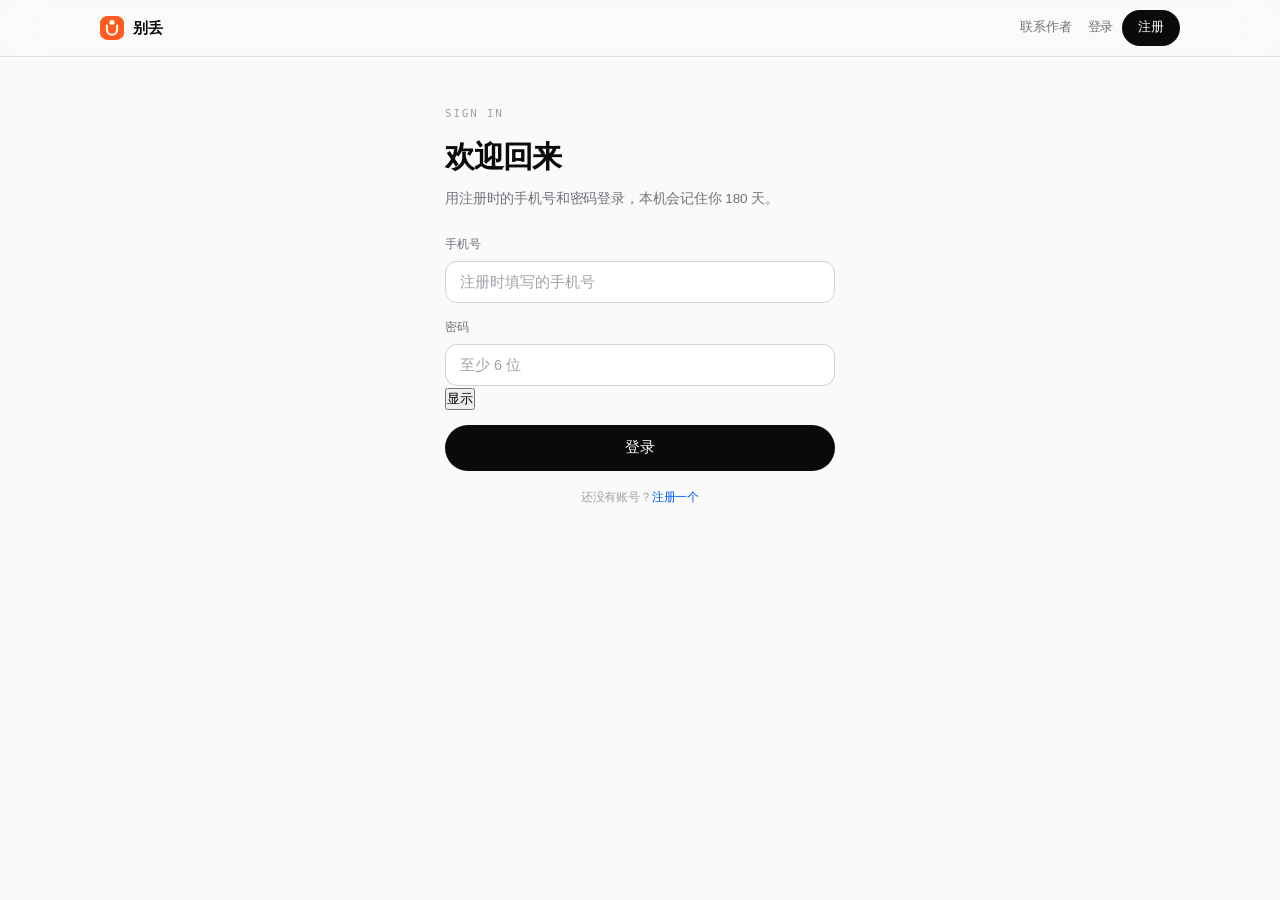
<file: publish.html>
<!DOCTYPE html>
<html lang="zh-CN">
<head>
<meta charset="UTF-8">
<meta name="viewport" content="width=device-width,initial-scale=1,viewport-fit=cover">
<meta name="theme-color" content="#fafafa">
<title>发布闲置 · 别丢</title>
<link rel="stylesheet" href="assets/app.css?v=20261023g">
</head>
<body>

<div class="loadbar" id="loadbar"></div>

<nav class="nav">
  <div class="nav-in">
    <a class="brand" href="index.html"><svg class="mark" viewBox="0 0 56 56" aria-hidden="true"><rect width="56" height="56" rx="17" fill="#FF5A1F"/><path d="M16 22v10a12 12 0 0 0 24 0V22" fill="none" stroke="#fff" stroke-width="4.6" stroke-linecap="round"/><rect x="22.4" y="9.2" width="11.2" height="11.2" rx="3.6" fill="#fff"/></svg>别丢</a>
    <div class="nav-links" id="navActions"></div>
  </div>
</nav>

<main class="wrap" style="max-width:720px;padding-top:34px">
  <div class="kicker" style="margin-bottom:12px">NEW LISTING</div>
  <h1 style="font-size:28px;letter-spacing:-.03em;margin-bottom:6px">发布闲置</h1>
  <p style="font-size:13.5px;color:var(--ink-2);margin-bottom:24px">
    照片会自动压缩。平台不收款，交易请当面验货。
  </p>

  <div class="panel">
    <div class="field">
      <label>标题</label>
      <input id="fTitle" type="text" maxlength="40" placeholder="例如：高数教材 第七版 九成新">
    </div>

    <div style="display:grid;grid-template-columns:1fr 1fr;gap:12px">
      <div class="field">
        <label>价格（元）</label>
        <div class="input-with-btn">
          <input id="fPrice" type="number" min="0" step="0.1" value="0" placeholder="0 表示面议">
          <button type="button" class="mini-btn" id="freePrice">面议</button>
        </div>
      </div>
      <div class="field">
        <label>分类</label>
        <select id="fCat">
          <option>教材书籍</option><option>学习资料</option><option>数码电子</option><option>生活用品</option><option>宿舍家具</option><option>服饰鞋包</option><option>运动器材</option><option>美妆个护</option><option>乐器文娱</option><option>交通工具</option><option>票券卡类</option><option>其他</option>
        </select>
        <div class="cat-hint" id="catHint"></div>
      </div>
    </div>

    <div class="field">
      <label>描述</label>
      <textarea id="fBody" maxlength="1000" placeholder="成色、购买时间、有没有笔记、为什么出……"></textarea>
      <div class="phrase-row">
        <button type="button" class="phrase" data-t="九成新，无笔记">九成新，无笔记</button>
        <button type="button" class="phrase" data-t="可小刀">可小刀</button>
        <button type="button" class="phrase" data-t="可当面试">可当面试</button>
        <button type="button" class="phrase" data-t="刚买不久，用不上">刚买不久</button>
      </div>
    </div>

    <div class="field">
      <label>图片（最多 3 张）</label>
      <div class="picker" id="picker">点击选择图片</div>
      <input id="fImg" type="file" accept="image/*" multiple hidden>
      <div class="thumbs" id="thumbs"></div>
      <div class="hint">自动压到 720px，单张约 60–120KB</div>
    </div>

    <div class="field">
      <label>联系方式</label>
      <input id="fContact" type="text" maxlength="60" placeholder="微信号或 QQ，不填则使用注册时的微信">
      <div class="hint">
        <label style="display:inline-flex;align-items:center;gap:7px;cursor:pointer">
          <input type="checkbox" id="fShow" checked style="width:auto">
          在详情页公开联系方式
        </label>
      </div>
    </div>

    <button class="btn block" id="submitBtn">发布</button>
  </div>
</main>

<footer class="foot">
  <div class="in">
    <div class="mono">CAMPUS MARKET</div>
    <p>发布免费 · 不抽成 · 不参与交易</p>
  </div>
</footer>

<div class="modal" id="limitModal">
  <div class="box">
    <h2>发布受限</h2>
    <div class="meta">系统风控</div>
    <div class="content" id="limitMsg"></div>
    <div class="field" style="margin-top:18px">
      <label>申请理由</label>
      <textarea id="applyReason" maxlength="300" placeholder="简单说明一下，例如：社团要清理一批闲置物资，希望临时提高限额"></textarea>
    </div>
    <div class="actions" style="display:flex;gap:10px">
      <button class="btn ghost" onclick="closeLimit()" style="flex:1">稍后再说</button>
      <button class="btn" onclick="submitApply()" id="applyBtn" style="flex:1">立刻申请</button>
    </div>
  </div>
</div>

<script src="assets/api.js?v=20261023g"></script>
<script src="assets/auth.js?v=20261023g"></script>
<script src="assets/img.js?v=20261023g"></script>
<script>
let files = [];

function paintThumbs() {
  document.getElementById('thumbs').innerHTML = files.map((f, i) => `
    <div class="thumb"><img src="${f.dataURL}" alt="">
      <span class="x" onclick="removeImg(${i})">×</span></div>`).join('');
}

function removeImg(i) {
  files.splice(i, 1);
  paintThumbs();
}

document.getElementById('picker').onclick = () => document.getElementById('fImg').click();

document.getElementById('fImg').onchange = async (e) => {
  const list = Array.from(e.target.files).slice(0, 3 - files.length);
  if (!list.length) return;
  for (const f of list) {
    try {
      const dataURL = await compressImage(f);
      files.push({ dataURL, name: f.name });
    } catch (err) {
      toast(err.message);
    }
  }
  paintThumbs();
  e.target.value = '';
};

async function submit() {
  if (!Auth.requireLogin('publish.html')) return;
  const title = document.getElementById('fTitle').value.trim();
  const body = document.getElementById('fBody').value.trim();
  const price = document.getElementById('fPrice').value || 0;
  const category = document.getElementById('fCat').value;
  const contact = document.getElementById('fContact').value.trim();
  const show = document.getElementById('fShow').checked ? 1 : 0;

  if (title.length < 1) return toast('请填写标题');
  if (title.length > 40) return toast('标题最多 40 个字');

  const btn = document.getElementById('submitBtn');
  btn.disabled = true;

  try {
    // 多张图并行上传：3 张图的耗时 ≈ 1 张，而不是 3 倍
    btn.textContent = files.length ? `上传 ${files.length} 张图片…` : '发布中…';
    const urls = await Promise.all(files.map(f => uploadImage(f.dataURL)));

    btn.textContent = '发布中…';
    const r = await api('/items', {
      method: 'POST',
      body: { title, body, price, category, contact, show_contact: show, images: urls }
    });
    clearDraft();
    location.href = 'item.html?id=' + r.id;
  } catch (e) {
    // 风控提示：弹窗 + 立刻申请入口
    if (/风控|发布商品过多/.test(e.message)) {
      showLimit(e.message);
    } else {
      toast(e.message);
    }
    btn.disabled = false;
    btn.textContent = '发布';
  }
}

document.getElementById('submitBtn').onclick = submit;

/* ============ 懒人化 ============ */

/* ---- 分类智能推荐 ---- */
const CAT_RULES = [
  { kw: ['教材','课本','高数','数学','英语','物理','化学','电路','专业课','习题'], cat: '教材书籍' },
  { kw: ['笔记','资料','真题','试卷','复习','考研','专升本','题库'], cat: '学习资料' },
  { kw: ['手机','电脑','耳机','充电','数据线','键盘','鼠标','相机','平板','显示器','U盘','硬盘','音箱'], cat: '数码电子' },
  { kw: ['衣架','水杯','台灯','电扇','吹风','洗漱','收纳','被子','枕头','暖壶','盆','桶'], cat: '生活用品' },
  { kw: ['桌','椅','柜','床垫','书架','晾衣杆','置物架'], cat: '宿舍家具' },
  { kw: ['衣','裤','鞋','包','外套','T恤','裙','帽','袜'], cat: '服饰鞋包' },
  { kw: ['球','拍','哑铃','瑜伽','跑步','跳绳','羽毛球','篮球','足球','护腕'], cat: '运动器材' },
  { kw: ['口红','面膜','洗面奶','护肤','香水','化妆','防晒'], cat: '美妆个护' },
  { kw: ['吉他','琴','画笔','手办','游戏','桌游','专辑','音响','麦克风'], cat: '乐器文娱' },
  { kw: ['电动车','摩托','自行车','头盔','车锁','滑板'], cat: '交通工具' },
  { kw: ['票','会员','券','健身卡','电影票','卡'], cat: '票券卡类' },
  { kw: ['代取','跑腿','打印','代做','辅导','帮忙','维修','代排队'], cat: '校园服务' },
];

let catTouched = false;
let guessTimer = null;

function guessCategory(title) {
  if (!title) return null;
  for (const rule of CAT_RULES) {
    for (const kw of rule.kw) {
      if (title.indexOf(kw) > -1) return rule.cat;
    }
  }
  return null;
}

document.getElementById('fCat').addEventListener('change', function () {
  catTouched = true;
  const h = document.getElementById('catHint');
  h.classList.remove('show');
});

document.getElementById('fTitle').addEventListener('input', function () {
  const val = this.value;
  clearTimeout(guessTimer);
  guessTimer = setTimeout(function () {
    if (catTouched) return;                 // 用户手动选过，不再干预
    const g = guessCategory(val);
    const sel = document.getElementById('fCat');
    const hint = document.getElementById('catHint');
    if (g && sel.value !== g) {
      sel.value = g;
      hint.textContent = '已自动归类到「' + g + '」，可手动修改';
      hint.classList.add('show');
      saveDraft();
    } else if (!g) {
      hint.classList.remove('show');
    }
  }, 320);
});

/* ---- 描述常用短语 ---- */
document.querySelectorAll('.phrase').forEach(function (btn) {
  btn.addEventListener('click', function () {
    const ta = document.getElementById('fBody');
    const t = this.dataset.t;
    ta.value = ta.value.trim()
      ? ta.value.trim().replace(/[，,。]$/, '') + '，' + t
      : t;
    ta.focus();
    saveDraft();
  });
});

// 面议：价格归零
document.getElementById('freePrice').addEventListener('click', function () {
  document.getElementById('fPrice').value = 0;
  this.textContent = '已设为面议';
  clearTimeout(this._t);
  this._t = setTimeout(() => { this.textContent = '面议'; }, 1400);
  saveDraft();
});

// 草稿：只存文字，不存图片（base64 太大）
const DRAFT_KEY = 'publish_draft_v1';
let draftTimer = null;

function collectDraft() {
  return {
    title: document.getElementById('fTitle').value,
    price: document.getElementById('fPrice').value,
    category: document.getElementById('fCat').value,
    body: document.getElementById('fBody').value,
    contact: document.getElementById('fContact').value,
    show: document.getElementById('fShow').checked,
    at: Date.now()
  };
}

function saveDraft() {
  clearTimeout(draftTimer);
  draftTimer = setTimeout(() => {
    try { localStorage.setItem(DRAFT_KEY, JSON.stringify(collectDraft())); } catch (e) {}
  }, 400);
}

function restoreDraft() {
  let d = null;
  try { d = JSON.parse(localStorage.getItem(DRAFT_KEY) || 'null'); } catch (e) {}
  if (!d) return false;
  // 超过 7 天的草稿丢弃
  if (Date.now() - (d.at || 0) > 7 * 86400 * 1000) {
    try { localStorage.removeItem(DRAFT_KEY); } catch (e) {}
    return false;
  }
  if (d.title) document.getElementById('fTitle').value = d.title;
  if (d.price !== undefined) document.getElementById('fPrice').value = d.price;
  if (d.category) document.getElementById('fCat').value = d.category;
  if (d.body) document.getElementById('fBody').value = d.body;
  if (d.contact) document.getElementById('fContact').value = d.contact;
  if (d.show !== undefined) document.getElementById('fShow').checked = d.show;
  return true;
}

function clearDraft() {
  try { localStorage.removeItem(DRAFT_KEY); } catch (e) {}
}

['fTitle', 'fPrice', 'fBody', 'fContact'].forEach(id => {
  const el = document.getElementById(id);
  if (el) el.addEventListener('input', saveDraft);
});
document.getElementById('fCat').addEventListener('change', saveDraft);
document.getElementById('fShow').addEventListener('change', saveDraft);

function showLimit(msg) {
  document.getElementById('limitMsg').textContent = msg;
  document.getElementById('limitModal').classList.add('show');
}
function closeLimit() {
  document.getElementById('limitModal').classList.remove('show');
}
async function submitApply() {
  const reason = document.getElementById('applyReason').value.trim();
  if (reason.length < 2) { toast('请简单说明申请理由'); return; }
  const btn = document.getElementById('applyBtn');
  btn.disabled = true;
  btn.textContent = '提交中…';
  try {
    const r = await api('/application', { method: 'POST', body: { reason } });
    closeLimit();
    document.getElementById('applyReason').value = '';
    alert(r.msg || '申请已提交，管理员审核后会解除限制');
  } catch (e) {
    toast(e.message);
  } finally {
    btn.disabled = false;
    btn.textContent = '立刻申请';
  }
}

(async function () {
  await paintNav();
  const u = await Auth.verify();
  if (!u) { Auth.requireLogin('publish.html'); return; }
  // 联系方式：默认填入注册时的微信号，用户可改
  if (u.wechat && !document.getElementById('fContact').value) {
    document.getElementById('fContact').value = u.wechat;
  }
  // 恢复草稿
  const restored = restoreDraft();
  if (restored) toast('已恢复上次未发布的草稿', 2600);
})();
</script>
</body>
</html>
</file>
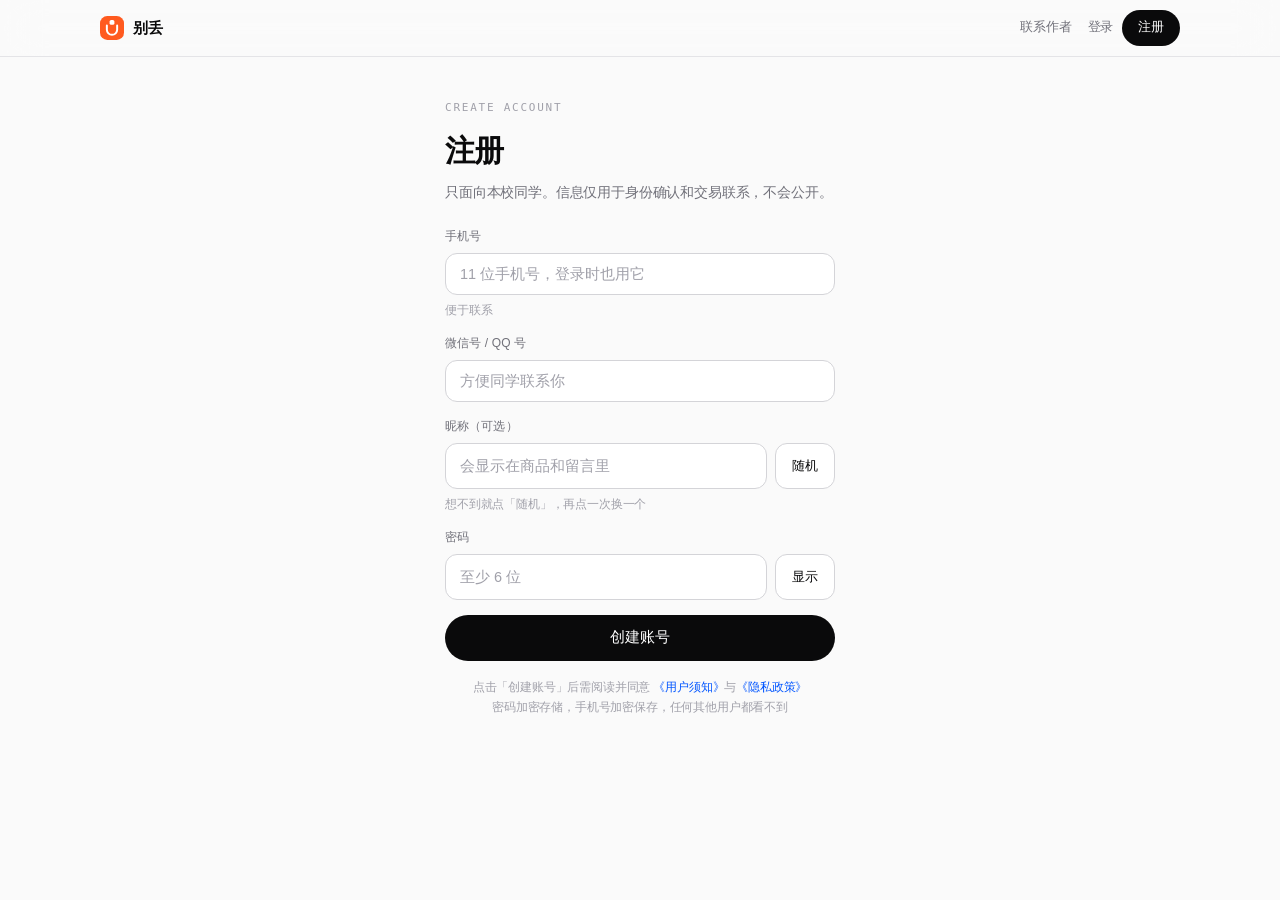
<file: register.html>
<!DOCTYPE html>
<html lang="zh-CN">
<head>
<meta charset="UTF-8">
<meta name="viewport" content="width=device-width,initial-scale=1,viewport-fit=cover">
<meta name="theme-color" content="#fafafa">
<title>注册 · 别丢</title>
<link rel="stylesheet" href="assets/app.css?v=20261023g">
<style>
.modal{
  position:fixed;inset:0;z-index:200;background:rgba(10,10,11,.45);
  display:none;align-items:flex-end;justify-content:center;
}
.modal.show{display:flex}
.sheet{
  width:100%;max-width:540px;background:#fff;
  border-radius:22px 22px 0 0;
  padding:24px 22px calc(22px + env(safe-area-inset-bottom));
  max-height:88vh;overflow-y:auto;
  animation:sheetIn .3s cubic-bezier(.22,.61,.36,1);
}
@keyframes sheetIn{
  from{transform:translateY(26px)}
  to{transform:none}
}
.sheet h2{font-size:19px;font-weight:600;letter-spacing:-.02em;margin-bottom:6px}
.sheet .sub{font-size:13px;color:var(--ink-2);line-height:1.7;margin-bottom:18px}
.doc-link{
  display:flex;align-items:center;justify-content:space-between;
  padding:14px 16px;border:1px solid var(--line);border-radius:12px;
  margin-bottom:10px;font-size:14.5px;font-weight:500;
  transition:border-color .15s,background .15s;
}
.doc-link:hover{border-color:var(--line-strong);background:var(--surface-2)}
.doc-link span:last-child{color:var(--ink-3);font-size:12px}
.agree{
  display:flex;gap:10px;align-items:flex-start;
  margin:18px 0 16px;font-size:13.5px;line-height:1.6;cursor:pointer;
}
.agree input{
  width:20px;height:20px;flex-shrink:0;margin-top:1px;accent-color:var(--accent);cursor:pointer;
}
.sheet .tip{text-align:center;font-size:11.5px;color:var(--ink-3);margin-top:12px;line-height:1.7}
.close-x{
  background:none;border:none;font-size:22px;line-height:1;color:var(--ink-3);
  cursor:pointer;padding:4px 6px;margin:-4px -6px 0 0;
}

/* ============ 注册成功 · 欢迎层 ============ */
.welcome{
  position:fixed;inset:0;z-index:400;
  background:#FAF6F0;
  display:none;align-items:center;justify-content:center;
  flex-direction:column;text-align:center;padding:32px;
}
.welcome.show{display:flex}

.w-stage{position:relative;display:flex;flex-direction:column;align-items:center}

/* 品牌方块 */
.w-logo{position:relative;width:92px;height:92px;margin-bottom:34px}
.w-logo svg{width:100%;height:100%;display:block;position:relative;z-index:2;
  animation:logoIn .62s cubic-bezier(.34,1.4,.64,1);
  transform-origin:50% 50%;
}
@keyframes logoIn{from{transform:scale(.82)}to{transform:scale(1)}}

/* 扩散光环 */
.w-ring{
  position:absolute;left:50%;top:50%;width:96px;height:96px;margin:-48px 0 0 -48px;
  border-radius:28px;border:1.5px solid rgba(255,90,31,.45);
  animation:ringOut 1.5s .18s cubic-bezier(.22,.61,.36,1);opacity:0;
}
.w-ring.r2{animation-delay:.42s}
@keyframes ringOut{
  0%{transform:scale(1);opacity:.55}
  100%{transform:scale(2.1);opacity:0}
}

/* 对勾 */
.w-check{width:38px;height:38px;margin-bottom:26px}
.w-check svg{width:100%;height:100%;overflow:visible}
.w-check .ck-ring{
  fill:none;stroke:#34C759;stroke-width:2;stroke-linecap:round;
  stroke-dasharray:132;stroke-dashoffset:0;
  transform:rotate(-90deg);transform-origin:50% 50%;
  animation:drawRing .6s .42s cubic-bezier(.65,0,.35,1);
}
.w-check .ck-tick{
  fill:none;stroke:#34C759;stroke-width:2.6;stroke-linecap:round;stroke-linejoin:round;
  stroke-dasharray:26;stroke-dashoffset:0;
  animation:drawTick .34s .92s cubic-bezier(.65,0,.35,1);
}
@keyframes drawRing{from{stroke-dashoffset:132}to{stroke-dashoffset:0}}
@keyframes drawTick{from{stroke-dashoffset:26}to{stroke-dashoffset:0}}

/* 文案 */
.w-title{
  font-size:31px;font-weight:600;letter-spacing:-.042em;line-height:1.22;
  color:#1D1D1F;margin:0 0 14px;
  animation:riseIn .55s .68s cubic-bezier(.22,.61,.36,1);
}
.w-brand{color:#FF5A1F}
.w-sub{
  font-size:15px;color:#1D1D1F;line-height:1.6;letter-spacing:-.01em;margin:0;
  animation:riseIn .55s .82s cubic-bezier(.22,.61,.36,1);
}
.w-name{color:#FF5A1F;font-weight:600}
.w-sub2{
  font-size:13.5px;color:#86868B;line-height:1.9;letter-spacing:.005em;margin:7px 0 0;
  animation:riseIn .55s .92s cubic-bezier(.22,.61,.36,1);
}
.w-dots{
  display:flex;gap:7px;justify-content:center;margin-top:46px;
  animation:riseIn .55s 1.1s cubic-bezier(.22,.61,.36,1);
}
.w-dots span{
  width:5px;height:5px;border-radius:50%;background:#D1D1D6;
  animation:dotPulse 1.35s ease-in-out infinite;
}
.w-dots span:nth-child(2){animation-delay:.16s}
.w-dots span:nth-child(3){animation-delay:.32s}
@keyframes dotPulse{
  0%,100%{opacity:.35;transform:scale(.85)}
  50%{opacity:1;transform:scale(1)}
}
@keyframes riseIn{from{transform:translateY(10px)}to{transform:none}}

/* 尊重系统的「减少动态效果」 */
@media (prefers-reduced-motion: reduce){
  .welcome *, .welcome svg{animation:none!important}
  .w-ring{display:none}
}

/* 输入框 + 内嵌小按钮 */
.input-with-btn{position:relative;display:flex;gap:8px}
.input-with-btn input{flex:1;min-width:0}
.mini-btn{
  flex-shrink:0;padding:0 16px;height:46px;
  border:1px solid var(--line-strong);border-radius:12px;
  background:#fff;color:var(--ink);font-size:13px;font-family:inherit;
  cursor:pointer;transition:background .15s,border-color .15s;
  white-space:nowrap;
}
.mini-btn:hover{background:var(--surface-2);border-color:var(--ink-3)}
.mini-btn:active{transform:scale(.97)}
.mini-btn.on{background:var(--ink);color:#fff;border-color:var(--ink)}
</style>
</head>
<body>

<nav class="nav">
  <div class="nav-in">
    <a class="brand" href="index.html">
      <svg class="mark" viewBox="0 0 56 56" aria-hidden="true"><rect width="56" height="56" rx="17" fill="#FF5A1F"/><path d="M16 22v10a12 12 0 0 0 24 0V22" fill="none" stroke="#fff" stroke-width="4.6" stroke-linecap="round"/><rect x="22.4" y="9.2" width="11.2" height="11.2" rx="3.6" fill="#fff"/></svg>别丢
    </a>
    <div class="nav-links" id="navActions"></div>
  </div>
</nav>

<main class="wrap" style="max-width:430px;padding-top:42px;padding-bottom:60px">
  <div class="kicker" style="margin-bottom:12px">CREATE ACCOUNT</div>
  <h1 style="font-size:30px;letter-spacing:-.03em;margin-bottom:8px">注册</h1>
  <p style="font-size:13.5px;color:var(--ink-2);margin-bottom:24px">
    只面向本校同学。信息仅用于身份确认和交易联系，不会公开。
  </p>

  <div id="alert"></div>

  <form id="form">
    <div class="field">
      <label>手机号</label>
      <input id="phone" type="text" inputmode="numeric" maxlength="11" placeholder="11 位手机号，登录时也用它" required>
      <div class="hint">便于联系</div>
    </div>
    <div class="field">
      <label>微信号 / QQ 号</label>
      <input id="wechat" type="text" maxlength="40" placeholder="方便同学联系你" required>
    </div>
    <div class="field">
      <label>昵称（可选）</label>
      <div class="input-with-btn">
        <input id="nickname" type="text" maxlength="20" placeholder="会显示在商品和留言里">
        <button type="button" class="mini-btn" id="randNick" title="换一个">随机</button>
      </div>
      <div class="hint">想不到就点「随机」，再点一次换一个</div>
    </div>
    <div class="field">
      <label>密码</label>
      <div class="input-with-btn">
        <input id="pwd" type="password" autocomplete="new-password" placeholder="至少 6 位" required>
        <button type="button" class="mini-btn" id="togglePwd">显示</button>
      </div>
    </div>

    <button class="btn block" id="btn" type="submit">创建账号</button>

    <p class="form-foot">
      点击「创建账号」后需阅读并同意
      <a href="notice.html" target="_blank">《用户须知》</a>与<a href="privacy.html" target="_blank">《隐私政策》</a><br>
      密码加密存储，手机号加密保存，任何其他用户都看不到
    </p>
  </form>
</main>

<!-- 同意确认层 -->
<div class="modal" id="consentModal">
  <div class="sheet">
    <div style="display:flex;align-items:flex-start;justify-content:space-between;gap:12px">
      <div>
        <h2>注册前请确认</h2>
        <p class="sub">使用本平台前，请阅读并同意以下两份文件。不同意将无法注册。</p>
      </div>
      <button class="close-x" onclick="closeConsent()" aria-label="关闭">×</button>
    </div>

    <a class="doc-link" href="notice.html" target="_blank">
      <span>用户须知（20 条）</span><span>阅读 ›</span>
    </a>
    <a class="doc-link" href="privacy.html" target="_blank">
      <span>隐私政策</span><span>阅读 ›</span>
    </a>

    <label class="agree">
      <input type="checkbox" id="agreeBox">
      <span>我已阅读并同意《用户须知》与《隐私政策》，理解本平台<strong>只提供信息展示，不参与交易、不提供支付与担保</strong>。</span>
    </label>

    <button class="btn block" id="agreeBtn">同意并继续</button>
    <p class="tip">签署时系统会记录你的昵称、签署时间与 IP，可在隐私政策页随时查看</p>
  </div>
</div>


<div class="welcome" id="welcome">
  <div class="w-stage">
    <div class="w-logo">
      <svg viewBox="0 0 56 56" aria-hidden="true">
        <rect width="56" height="56" rx="17" fill="#FF5A1F"/>
        <path d="M16 22v10a12 12 0 0 0 24 0V22" fill="none" stroke="#fff" stroke-width="4.6" stroke-linecap="round"/>
        <rect x="22.4" y="9.2" width="11.2" height="11.2" rx="3.6" fill="#fff"/>
      </svg>
      <span class="w-ring"></span>
      <span class="w-ring r2"></span>
    </div>

    <div class="w-check">
      <svg viewBox="0 0 44 44" aria-hidden="true">
        <circle class="ck-ring" cx="22" cy="22" r="21"/>
        <path class="ck-tick" d="M13 22.5 L19.5 29 L31 17"/>
      </svg>
    </div>

    <h2 class="w-title">欢迎加入 <span class="w-brand">别丢</span></h2>
    <p class="w-sub">你好，<span class="w-name" id="wName">同学</span></p>
    <p class="w-sub2">这里的东西，都来自同校的人</p>
    <div class="w-dots"><span></span><span></span><span></span></div>
  </div>
</div>

<script src="assets/api.js?v=20261023g"></script>
<script src="assets/auth.js?v=20261023g"></script>
<script>
const form = document.getElementById('form');
const modal = document.getElementById('consentModal');
const agreeBox = document.getElementById('agreeBox');
let pendingData = null;

form.onsubmit = (e) => {
  e.preventDefault();
  const box = document.getElementById('alert');
  box.innerHTML = '';

  const phone = document.getElementById('phone').value.trim();
  const wechat = document.getElementById('wechat').value.trim();
  const nickname = document.getElementById('nickname').value.trim();
  const pwd = document.getElementById('pwd').value;

  if (!/^1[3-9]\d{9}$/.test(phone)) { box.innerHTML = '<div class="alert err">手机号格式不对</div>'; return; }
  if (!wechat) { box.innerHTML = '<div class="alert err">请填写微信号或 QQ 号</div>'; return; }
  if (pwd.length < 6) { box.innerHTML = '<div class="alert err">密码至少 6 位</div>'; return; }

  pendingData = { phone, wechat, nickname, pwd };
  openConsent();
};

function openConsent() {
  agreeBox.checked = false;
  modal.classList.add('show');
  document.body.style.overflow = 'hidden';
}

function closeConsent() {
  modal.classList.remove('show');
  document.body.style.overflow = '';
  toast('请仔细阅读用户须知内容并同意才可使用本网站功能', 3200);
}

// 点击遮罩关闭
modal.addEventListener('click', (e) => {
  if (e.target === modal) closeConsent();
});

document.getElementById('agreeBtn').onclick = async () => {
  if (!agreeBox.checked) {
    toast('请先勾选「我已阅读并同意」');
    return;
  }
  const btn = document.getElementById('agreeBtn');
  btn.disabled = true;
  btn.textContent = '创建中…';

  try {
    const r = await api('/register', {
      method: 'POST',
      auth: false,
      body: { ...pendingData, agreed: true, consent_version: 'V1.0' }
    });
    Auth.save(r.token, r.user);
    modal.classList.remove('show');
    document.body.style.overflow = '';
    showWelcome(r.user);
  } catch (err) {
    modal.classList.remove('show');
    document.body.style.overflow = '';
    document.getElementById('alert').innerHTML = `<div class="alert err">${esc(err.message)}</div>`;
    btn.disabled = false;
    btn.textContent = '同意并继续';
  }
};

function showWelcome(user) {
  const w = document.getElementById('welcome');
  const nameEl = document.getElementById('wName');
  if (nameEl && user && user.nickname) nameEl.textContent = user.nickname;
  w.classList.add('show');
  // 尊重「减少动态效果」：直接进入
  const reduce = window.matchMedia && window.matchMedia('(prefers-reduced-motion: reduce)').matches;
  setTimeout(() => location.href = 'index.html', reduce ? 600 : 2900);
}


/* ---------- 随机昵称 ---------- */
const NICK_A = ['安静的','爱睡觉的','暴躁的','温柔的','快乐的','迷糊的','认真的',
                '发呆的','早起的','夜猫子','会飞的','吃瓜的','路过的','低调的',
                '闪亮的','慢半拍的','好奇的','社恐的','话痨的','佛系的'];
const NICK_B = ['橘子','柚子','柠檬','海豹','猫头鹰','柯基','团子','云朵','小满',
                '阿呆','小鹿','鲸鱼','土豆','栗子','向日葵','汽水','布丁','山楂',
                '麻雀','仓鼠','柚子茶','麦穗','蘑菇','大福','椰奶'];
function randomNick() {
  const a = NICK_A[Math.floor(Math.random() * NICK_A.length)];
  const b = NICK_B[Math.floor(Math.random() * NICK_B.length)];
  return a + b;
}

/* ---- 密码可见切换 ---- */
(function () {
  const btn = document.getElementById('togglePwd');
  const inp = document.getElementById('pwd');
  if (!btn || !inp) return;
  btn.addEventListener('click', function () {
    const show = inp.type === 'password';
    inp.type = show ? 'text' : 'password';
    this.textContent = show ? '隐藏' : '显示';
  });
})();

document.getElementById('randNick').addEventListener('click', function () {
  const inp = document.getElementById('nickname');
  inp.value = randomNick();
  // 轻微反馈：按钮闪一下
  this.textContent = '换一个';
  clearTimeout(this._t);
  this._t = setTimeout(() => { this.textContent = '随机'; }, 1200);
});

(async function () {
  await paintNav();
})();
</script>
</body>
</html>
</file>
<file: assets/app.css>
/* ============================================================
   校园二手 · 设计系统
   简约 / 高级 / 高科技感
   ============================================================ */

:root{
  /* 色彩 */
  --bg:#fafafa;
  --surface:#ffffff;
  --surface-2:#f4f4f5;
  --ink:#0a0a0b;
  --ink-2:#71717a;
  --ink-3:#a1a1aa;
  --line:#e4e4e7;
  --line-strong:#d4d4d8;
  --accent:#0055ff;
  --accent-2:#00c2ff;
  --accent-soft:rgba(0,85,255,.07);
  --danger:#d70015;
  --success:#0a7d32;
  --warn:#8a6100;

  /* 字体 */
  --font:-apple-system,BlinkMacSystemFont,"PingFang SC","SF Pro SC","Helvetica Neue",Arial,sans-serif;
  --mono:"SF Mono",ui-monospace,SFMono-Regular,Menlo,"JetBrains Mono",monospace;

  /* 圆角 */
  --r-sm:8px;
  --r-md:12px;
  --r-lg:16px;
  --r-xl:22px;

  /* 阴影（极轻） */
  --shadow-1:0 1px 2px rgba(0,0,0,.04);
  --shadow-2:0 8px 24px -12px rgba(0,0,0,.12);
}

*{margin:0;padding:0;box-sizing:border-box;-webkit-tap-highlight-color:transparent}
html{-webkit-text-size-adjust:100%}

body{
  font-family:var(--font);
  background:var(--bg);
  color:var(--ink);
  font-size:15px;
  line-height:1.55;
  letter-spacing:-.011em;
  -webkit-font-smoothing:antialiased;
  font-variant-numeric:tabular-nums;
}

a{color:inherit;text-decoration:none}
button,input,textarea,select{font-family:inherit}

/* ============ 导航 ============ */
.nav{
  position:sticky;top:0;z-index:50;
  background:rgba(250,250,250,.82);
  -webkit-backdrop-filter:saturate(180%) blur(20px);
  backdrop-filter:saturate(180%) blur(20px);
  border-bottom:1px solid var(--line);
}
.nav-in{
  max-width:1120px;margin:0 auto;height:56px;
  display:flex;align-items:center;justify-content:space-between;
  padding:0 20px;
}
.brand{display:flex;align-items:center;gap:9px;font-size:15px;font-weight:600;letter-spacing:-.02em;white-space:nowrap;flex-shrink:0}
.brand .mark{
  width:24px;height:24px;flex-shrink:0;display:block;
}
.nav-links{display:flex;align-items:center;gap:6px}
.nav-links{gap:2px}
.nav-links a{
  font-size:12.5px;color:var(--ink-2);padding:6px 7px;border-radius:8px;
  white-space:nowrap;
  transition:color .15s,background .15s;
}
.nav-links a:hover{color:var(--ink);background:var(--surface-2)}
.nav-links a.primary{
  background:var(--ink);color:#fff;font-weight:500;padding:8px 16px;border-radius:999px;
}
.nav-links a.primary:hover{opacity:.86}

/* ============ Hero ============ */
.hero{position:relative;z-index:30;border-bottom:1px solid var(--line)}
.hero::before{
  content:"";position:absolute;inset:0;
  background:
    radial-gradient(720px circle at 50% -20%,rgba(0,85,255,.09),transparent 62%),
    linear-gradient(to bottom,transparent,rgba(250,250,250,.6));
  pointer-events:none;
}
.hero::after{
  content:"";position:absolute;inset:0;
  background-image:
    linear-gradient(rgba(0,0,0,.028) 1px,transparent 1px),
    linear-gradient(90deg,rgba(0,0,0,.028) 1px,transparent 1px);
  background-size:34px 34px;
  -webkit-mask-image:radial-gradient(600px circle at 50% 0%,#000 20%,transparent 78%);
  mask-image:radial-gradient(600px circle at 50% 0%,#000 20%,transparent 78%);
  pointer-events:none;
}
.hero-in{
  position:relative;z-index:1;
  max-width:1120px;margin:0 auto;padding:56px 20px 36px;
}
.kicker{
  font-family:var(--mono);font-size:11px;letter-spacing:.16em;
  text-transform:uppercase;color:var(--ink-3);margin-bottom:16px;
}
.hero h1{
  font-size:clamp(28px,6vw,44px);line-height:1.12;font-weight:600;
  letter-spacing:-.035em;margin-bottom:14px;
}
.hero h1 em{
  font-style:normal;
  background:linear-gradient(100deg,var(--accent),var(--accent-2));
  -webkit-background-clip:text;background-clip:text;color:transparent;
}
.hero p{font-size:14.5px;color:var(--ink-2);max-width:34em;line-height:1.7}

/* 搜索 */
.search{
  position:relative;max-width:460px;margin-top:26px;
}
.search input{
  width:100%;height:46px;border:1px solid var(--line-strong);border-radius:var(--r-md);
  background:var(--surface);padding:0 16px 0 42px;font-size:14.5px;color:var(--ink);
  outline:none;transition:border-color .15s,box-shadow .15s;
}
.search input::placeholder{color:var(--ink-3)}
.search input:focus{border-color:var(--accent);box-shadow:0 0 0 3px var(--accent-soft)}
.search .ico{
  position:absolute;left:15px;top:50%;transform:translateY(-50%);
  width:15px;height:15px;border:1.5px solid var(--ink-3);border-radius:50%;
}
.search .ico::after{
  content:"";position:absolute;right:-4px;bottom:-3px;width:6px;height:1.5px;
  background:var(--ink-3);transform:rotate(45deg);border-radius:2px;
}

/* ============ 主体 ============ */
.wrap{max-width:1120px;margin:0 auto;padding:0 20px 64px}

/* 分类 */
.chips{
  display:flex;gap:8px;overflow-x:auto;padding:20px 0 22px;
  scrollbar-width:none;-webkit-overflow-scrolling:touch;
}
.chips::-webkit-scrollbar{display:none}
.chip{
  flex:0 0 auto;font-size:13px;padding:8px 15px;border-radius:999px;
  border:1px solid var(--line);background:var(--surface);color:var(--ink-2);
  transition:all .16s;white-space:nowrap;
}
.chip:hover{border-color:var(--line-strong);color:var(--ink)}
.chip.on{background:var(--ink);border-color:var(--ink);color:#fff;font-weight:500}

/* 网格 */
.grid{
  display:grid;gap:14px;
  grid-template-columns:repeat(2,minmax(0,1fr));
}
@media(min-width:600px){.grid{grid-template-columns:repeat(3,minmax(0,1fr));gap:18px}}
@media(min-width:960px){.grid{grid-template-columns:repeat(4,minmax(0,1fr))}}

/* 商品卡片 */
.card{
  display:flex;flex-direction:column;
  background:var(--surface);border:1px solid var(--line);border-radius:var(--r-lg);
  overflow:hidden;transition:border-color .18s,transform .18s,box-shadow .18s;
}
.card:hover{
  border-color:var(--line-strong);
  transform:translateY(-2px);
  box-shadow:var(--shadow-2);
}
.card .shot{
  position:relative;width:100%;aspect-ratio:1/1;background:var(--surface-2);overflow:hidden;
}
.card .shot img{width:100%;height:100%;object-fit:cover;display:block}
.card .shot .none{
  position:absolute;inset:0;display:grid;place-items:center;
  font-family:var(--mono);font-size:10px;letter-spacing:.14em;color:var(--ink-3);
}
.card .body{padding:12px 13px 14px;display:flex;flex-direction:column;gap:6px;flex:1}
.card .title{
  font-size:13.5px;font-weight:500;line-height:1.42;letter-spacing:-.01em;
  display:-webkit-box;-webkit-line-clamp:2;-webkit-box-orient:vertical;overflow:hidden;
  min-height:38px;
}
.card .price{
  font-family:var(--mono);font-size:15px;font-weight:600;letter-spacing:-.02em;
}
.card .price small{font-size:11px;font-weight:400;color:var(--ink-3);margin-left:2px}
.card .meta{
  display:flex;align-items:center;justify-content:space-between;
  font-size:11px;color:var(--ink-3);margin-top:auto;
}
.card .cat{
  font-family:var(--mono);font-size:9.5px;letter-spacing:.08em;
  text-transform:uppercase;color:var(--ink-3);
  border:1px solid var(--line);border-radius:5px;padding:2px 6px;
}

/* 状态徽章 */
.badge{
  display:inline-flex;align-items:center;gap:5px;
  font-size:11px;padding:3px 9px;border-radius:999px;
  border:1px solid var(--line);color:var(--ink-2);background:var(--surface);
}
.badge::before{
  content:"";width:5px;height:5px;border-radius:50%;background:var(--ink-3);
}
.badge.on::before{background:var(--success)}
.badge.sold::before{background:var(--ink-3)}
.badge.warn::before{background:#d9a300}
.badge.off::before{background:var(--danger)}

/* ============ 面板 / 表单 ============ */
.panel{
  background:var(--surface);border:1px solid var(--line);
  border-radius:var(--r-lg);padding:22px 22px;margin-bottom:14px;
}
.panel h2{
  font-size:14px;font-weight:600;letter-spacing:-.01em;margin-bottom:14px;
}
.field{margin-bottom:15px}
.field label{
  display:block;font-size:12px;color:var(--ink-2);margin-bottom:7px;letter-spacing:.01em;
}
.field .hint{font-size:11.5px;color:var(--ink-3);margin-top:6px;line-height:1.6}
input[type=text],input[type=password],input[type=number],textarea,select{
  width:100%;border:1px solid var(--line-strong);border-radius:var(--r-md);
  background:var(--surface);padding:12px 14px;font-size:14.5px;color:var(--ink);
  outline:none;transition:border-color .15s,box-shadow .15s;
}
input:focus,textarea:focus,select:focus{
  border-color:var(--accent);box-shadow:0 0 0 3px var(--accent-soft);
}
input::placeholder,textarea::placeholder{color:var(--ink-3)}
textarea{resize:vertical;min-height:96px;line-height:1.6}

/* 按钮 */
.btn{
  display:inline-flex;align-items:center;justify-content:center;
  height:46px;padding:0 24px;border-radius:999px;border:none;
  background:var(--ink);color:#fff;font-size:14.5px;font-weight:500;
  cursor:pointer;transition:opacity .15s,transform .1s;
}
.btn:hover{opacity:.87}
.btn:active{transform:scale(.985)}
.btn[disabled]{opacity:.45;pointer-events:none}
.btn.block{width:100%}
.btn.ghost{background:var(--surface);color:var(--ink);border:1px solid var(--line-strong)}
.btn.ghost:hover{background:var(--surface-2)}
.btn.danger{background:var(--surface);color:var(--danger);border:1px solid #f0c9c6}
.btn.sm{height:34px;padding:0 14px;font-size:12.5px}

/* 提示 */
.alert{padding:11px 14px;border-radius:var(--r-sm);font-size:13px;line-height:1.6;margin-bottom:14px}
.alert.err{background:#fff2f1;color:var(--danger)}
.alert.ok{background:#f0f9f1;color:var(--success)}
.alert.info{background:var(--surface-2);color:var(--ink-2)}

/* 空状态 */
.empty{
  text-align:center;padding:80px 20px;color:var(--ink-3);
}
.empty .big{
  font-family:var(--mono);font-size:11px;letter-spacing:.2em;text-transform:uppercase;
  margin-bottom:12px;color:var(--ink-3);
}
.empty p{font-size:13.5px;line-height:1.8}

/* 页脚 */
.foot{
  border-top:1px solid var(--line);margin-top:40px;
  padding:26px 20px 40px;text-align:center;
}
.foot .in{max-width:1120px;margin:0 auto}
.foot p{font-size:11.5px;color:var(--ink-3);line-height:1.9}
.foot a{color:var(--ink-2)}
.foot .mono{font-family:var(--mono);font-size:10px;letter-spacing:.14em;text-transform:uppercase;
  color:var(--ink-3);margin-bottom:10px}

/* 详情页 */
.detail{display:grid;gap:22px;padding-top:26px}
@media(min-width:860px){.detail{grid-template-columns:1.25fr 1fr;align-items:start}}
.gallery{border-radius:var(--r-xl);overflow:hidden;border:1px solid var(--line);background:var(--surface)}
.gallery img{width:100%;display:block}
.gallery .ph{aspect-ratio:1/1;display:grid;place-items:center;color:var(--ink-3);
  font-family:var(--mono);font-size:10px;letter-spacing:.16em;background:var(--surface-2)}
.detail h1{font-size:24px;font-weight:600;letter-spacing:-.03em;line-height:1.3;margin-bottom:10px}
.price-xl{
  font-family:var(--mono);font-size:34px;font-weight:600;letter-spacing:-.04em;margin:16px 0 6px;
}
.price-xl small{font-size:13px;font-weight:400;color:var(--ink-3);margin-left:4px}
.desc{
  white-space:pre-wrap;font-size:14px;line-height:1.8;color:var(--ink-2);margin-top:6px;
}
.kv{display:flex;gap:10px;font-size:12.5px;color:var(--ink-2);flex-wrap:wrap;margin-top:12px}
.kv span{display:inline-flex;align-items:center;gap:5px}

/* 留言 */
.msg{padding:14px 0;border-top:1px solid var(--line)}
.msg:first-of-type{border-top:none}
.msg .who{font-size:12.5px;font-weight:600;margin-bottom:5px}
.msg .txt{font-size:14px;line-height:1.7;white-space:pre-wrap;word-break:break-word}
.msg .when{font-family:var(--mono);font-size:10.5px;color:var(--ink-3);margin-top:6px;letter-spacing:.04em}

/* 骨架屏 */
.skel{
  background:linear-gradient(100deg,var(--surface-2) 30%,#ebebee 50%,var(--surface-2) 70%);
  background-size:200% 100%;animation:shimmer 1.4s infinite;
}
@keyframes shimmer{from{background-position:180% 0}to{background-position:-40% 0}}

/* Toast */
.toast{
  position:fixed;left:50%;bottom:80px;transform:translateX(-50%) translateY(8px);
  background:rgba(10,10,11,.92);color:#fff;font-size:13px;
  padding:10px 18px;border-radius:999px;opacity:0;pointer-events:none;
  transition:opacity .2s,transform .2s;z-index:100;white-space:nowrap;
  -webkit-backdrop-filter:blur(10px);backdrop-filter:blur(10px);max-width:90vw;
}
.toast.show{opacity:1;transform:translateX(-50%) translateY(0)}

/* 发布页图片 */
.picker{
  border:1px dashed var(--line-strong);border-radius:var(--r-md);
  padding:18px;text-align:center;color:var(--ink-3);font-size:13px;cursor:pointer;
  transition:border-color .15s,background .15s;
}
.picker:hover{border-color:var(--accent);background:var(--accent-soft);color:var(--accent)}
.thumbs{display:flex;gap:8px;margin-top:10px;flex-wrap:wrap}
.thumb{
  position:relative;width:76px;height:76px;border-radius:var(--r-sm);overflow:hidden;
  border:1px solid var(--line);
}
.thumb img{width:100%;height:100%;object-fit:cover;display:block}
.thumb .x{
  position:absolute;top:2px;right:2px;width:18px;height:18px;border-radius:50%;
  background:rgba(0,0,0,.6);color:#fff;font-size:11px;display:grid;place-items:center;
  cursor:pointer;
}

/* 我的列表 */
.row{
  display:flex;gap:12px;padding:14px;background:var(--surface);
  border:1px solid var(--line);border-radius:var(--r-md);margin-bottom:10px;
}
.row img{width:68px;height:68px;border-radius:var(--r-sm);object-fit:cover;background:var(--surface-2)}
.row .info{flex:1;min-width:0}
.row .t{font-size:14px;font-weight:500;line-height:1.4}
.row .p{font-family:var(--mono);font-size:13.5px;font-weight:600;margin-top:5px}
.row .m{font-size:11.5px;color:var(--ink-3);margin-top:6px;display:flex;gap:8px;align-items:center}

/* 表单底部 */
.form-foot{font-size:11.5px;color:var(--ink-3);line-height:1.8;margin-top:16px;text-align:center}
.form-foot a{color:var(--accent)}

/* 加载条 */
.loadbar{
  position:fixed;top:0;left:0;height:2px;background:var(--accent);
  width:0;z-index:200;transition:width .2s,opacity .3s;
}
.loadbar.done{opacity:0}

/* ============ 开关 ============ */
.switch{position:relative;display:inline-block;width:46px;height:27px;flex-shrink:0}
.switch input{opacity:0;width:0;height:0;position:absolute}
.switch .slider{
  position:absolute;inset:0;cursor:pointer;background:#e4e4e7;border-radius:999px;
  transition:background .22s cubic-bezier(.4,0,.2,1);
}
.switch .slider::before{
  content:"";position:absolute;width:21px;height:21px;left:3px;top:3px;
  background:#fff;border-radius:50%;box-shadow:0 1px 3px rgba(0,0,0,.18);
  transition:transform .24s cubic-bezier(.34,1.4,.64,1);
}
.switch input:checked + .slider{background:#0a7d32}
.switch input:checked + .slider::before{transform:translateX(19px)}
.switch input:focus-visible + .slider{box-shadow:0 0 0 3px var(--accent-soft)}

/* ============ 统计卡 ============ */
.stats{display:grid;grid-template-columns:repeat(4,1fr);gap:8px}
.stat{background:var(--surface);border:1px solid var(--line);border-radius:12px;padding:12px 10px;text-align:center}
.stat .n{font-family:var(--mono);font-size:21px;font-weight:600;letter-spacing:-.03em;line-height:1.2}
.stat .l{font-size:11px;color:var(--ink-3);margin-top:3px}

/* ============ 动效 ============ */
@keyframes pageIn{from{opacity:0}to{opacity:1}}
@keyframes fadeUp{from{opacity:0;transform:translateY(10px)}to{opacity:1;transform:none}}
@keyframes fadeIn{from{opacity:0}to{opacity:1}}

/* 入场动画仅在页面可见时启用（.anim-ready 由 JS 添加） */
.anim-ready body{animation:pageIn .32s ease}

/* 卡片：只淡入，不锁 transform（避免和 hover 冲突） */
.anim-ready .card{animation:fadeIn .42s cubic-bezier(.22,.61,.36,1)}
.anim-ready .card:nth-child(1){animation-delay:.02s}
.anim-ready .card:nth-child(2){animation-delay:.06s}
.anim-ready .card:nth-child(3){animation-delay:.10s}
.anim-ready .card:nth-child(4){animation-delay:.14s}
.anim-ready .card:nth-child(5){animation-delay:.18s}
.anim-ready .card:nth-child(6){animation-delay:.22s}
.anim-ready .card:nth-child(n+7){animation-delay:.26s}

/* 图片淡入 */
.card .shot img,.gallery img{opacity:1}
/* 加载中的骨架底 */
.card .shot{background:var(--surface-2)}
.card .shot img{background:var(--surface-2)}

/* 列表行动效 */
.anim-ready .anim{animation:fadeUp .42s cubic-bezier(.22,.61,.36,1)}

/* 详情页信息块 */
.anim-ready .detail > div:last-child{animation:fadeUp .5s .06s cubic-bezier(.22,.61,.36,1)}

/* 按钮微交互 */
.btn{transition:opacity .16s,transform .12s cubic-bezier(.34,1.4,.64,1),background .16s}
.btn:hover{transform:translateY(-1px)}
.btn:active{transform:scale(.97)}

/* 分类 chip 微交互 */
.chip{transition:background .16s,border-color .16s,color .16s,transform .12s}
.chip:active{transform:scale(.96)}

/* 输入框聚焦轻微上浮 */
input:focus,textarea:focus,select:focus{transform:translateY(-1px)}

/* 面板进入 */
.anim-ready .panel{animation:fadeUp .45s cubic-bezier(.22,.61,.36,1)}
.anim-ready .panel:nth-of-type(2){animation-delay:.05s}
.anim-ready .panel:nth-of-type(3){animation-delay:.1s}

/* 空状态 */
.anim-ready .empty{animation:fadeIn .6s .1s}

/* 尊重系统的"减少动态效果"设置 */
@media (prefers-reduced-motion: reduce){
  *,*::before,*::after{animation:none!important;transition:none!important}
  .card .shot img,.gallery img{opacity:1}
}

/* 图片加载失败时的占位 */
.card .shot.ph-fail::after{
  content:"图片加载失败";
  position:absolute;inset:0;display:grid;place-items:center;
  font-family:var(--mono);font-size:10px;letter-spacing:.1em;color:var(--ink-3);
}
.card .shot{position:relative}

/* ============ 通用弹窗 ============ */
.modal{
  position:fixed;inset:0;z-index:300;background:rgba(10,10,11,.5);
  display:none;align-items:center;justify-content:center;padding:22px;
}
.modal.show{display:flex}
.modal .box{
  width:100%;max-width:460px;background:#fff;border-radius:18px;
  padding:26px 24px 22px;max-height:82vh;overflow-y:auto;
  animation:popIn .26s cubic-bezier(.22,.61,.36,1);
}
@keyframes popIn{from{transform:scale(.96)}to{transform:none}}
.modal h2{font-size:19px;font-weight:600;letter-spacing:-.02em;margin-bottom:8px}
.modal .meta{font-size:11.5px;color:var(--ink-3);font-family:var(--mono);letter-spacing:.04em;margin-bottom:16px}
.modal .content{font-size:14.5px;line-height:1.85;color:var(--ink-2);white-space:pre-wrap;word-break:break-word}
.modal .actions{margin-top:22px}

/* 消息红点 */
.dot{
  display:inline-block;min-width:17px;height:17px;padding:0 5px;margin-left:5px;
  background:var(--danger);color:#fff;border-radius:9px;
  font-size:10.5px;line-height:17px;text-align:center;font-weight:600;
  vertical-align:middle;
}

/* 站点状态 */
.site-status{
  display:inline-flex;align-items:center;gap:7px;
  font-size:11.5px;color:var(--ink-3);margin-top:6px;
}
.site-status .led{
  width:6px;height:6px;border-radius:50%;background:#0a7d32;
  box-shadow:0 0 0 3px rgba(10,125,50,.12);
}
.site-status.busy .led{background:#b25b00;box-shadow:0 0 0 3px rgba(178,91,0,.14)}
.site-status.heavy .led{background:#d70015;box-shadow:0 0 0 3px rgba(215,0,21,.14)}

/* ============ 搜索历史面板 ============ */
.history-panel{
  position:absolute;left:0;right:0;top:calc(100% + 2px);z-index:200;
  margin-top:0;
  background:#fff;border:1px solid var(--line);border-radius:14px;
  box-shadow:0 12px 32px -12px rgba(0,0,0,.18);
  padding:6px 0 4px;display:none;
}
.history-panel.show{display:block}
.hp-head{display:flex;align-items:center;justify-content:space-between;padding:12px 14px 8px}
.hp-title{font-size:11px;color:var(--ink-3);letter-spacing:.1em}
.hp-icon-btn{
  display:grid;place-items:center;width:26px;height:26px;
  border:none;background:transparent;border-radius:8px;
  color:var(--ink-3);cursor:pointer;transition:background .15s,color .15s;
}
.hp-icon-btn:hover{background:var(--surface-2);color:var(--ink-2)}
.hp-icon-btn:active{transform:scale(.94)}
.hp-list{list-style:none;margin:0;padding:0}
.hp-item{
  position:relative;display:flex;align-items:center;gap:10px;
  padding:11px 14px;cursor:pointer;transition:background .14s;overflow:hidden;
}
.hp-item:hover{background:var(--surface-2)}
.hp-item .hp-clock{flex-shrink:0;color:var(--ink-3)}
.hp-item .hp-text{
  flex:1;min-width:0;font-size:14px;color:var(--ink);
  white-space:nowrap;overflow:hidden;text-overflow:ellipsis;
}
.hp-item .hp-del{flex-shrink:0;font-size:11px;color:var(--danger);opacity:0;transition:opacity .15s}
.hp-item.pressing{background:#fff2f1}
.hp-item.pressing .hp-del{opacity:1}
.hp-empty{padding:18px 14px 20px;text-align:center;font-size:12.5px;color:var(--ink-3)}
</file>
